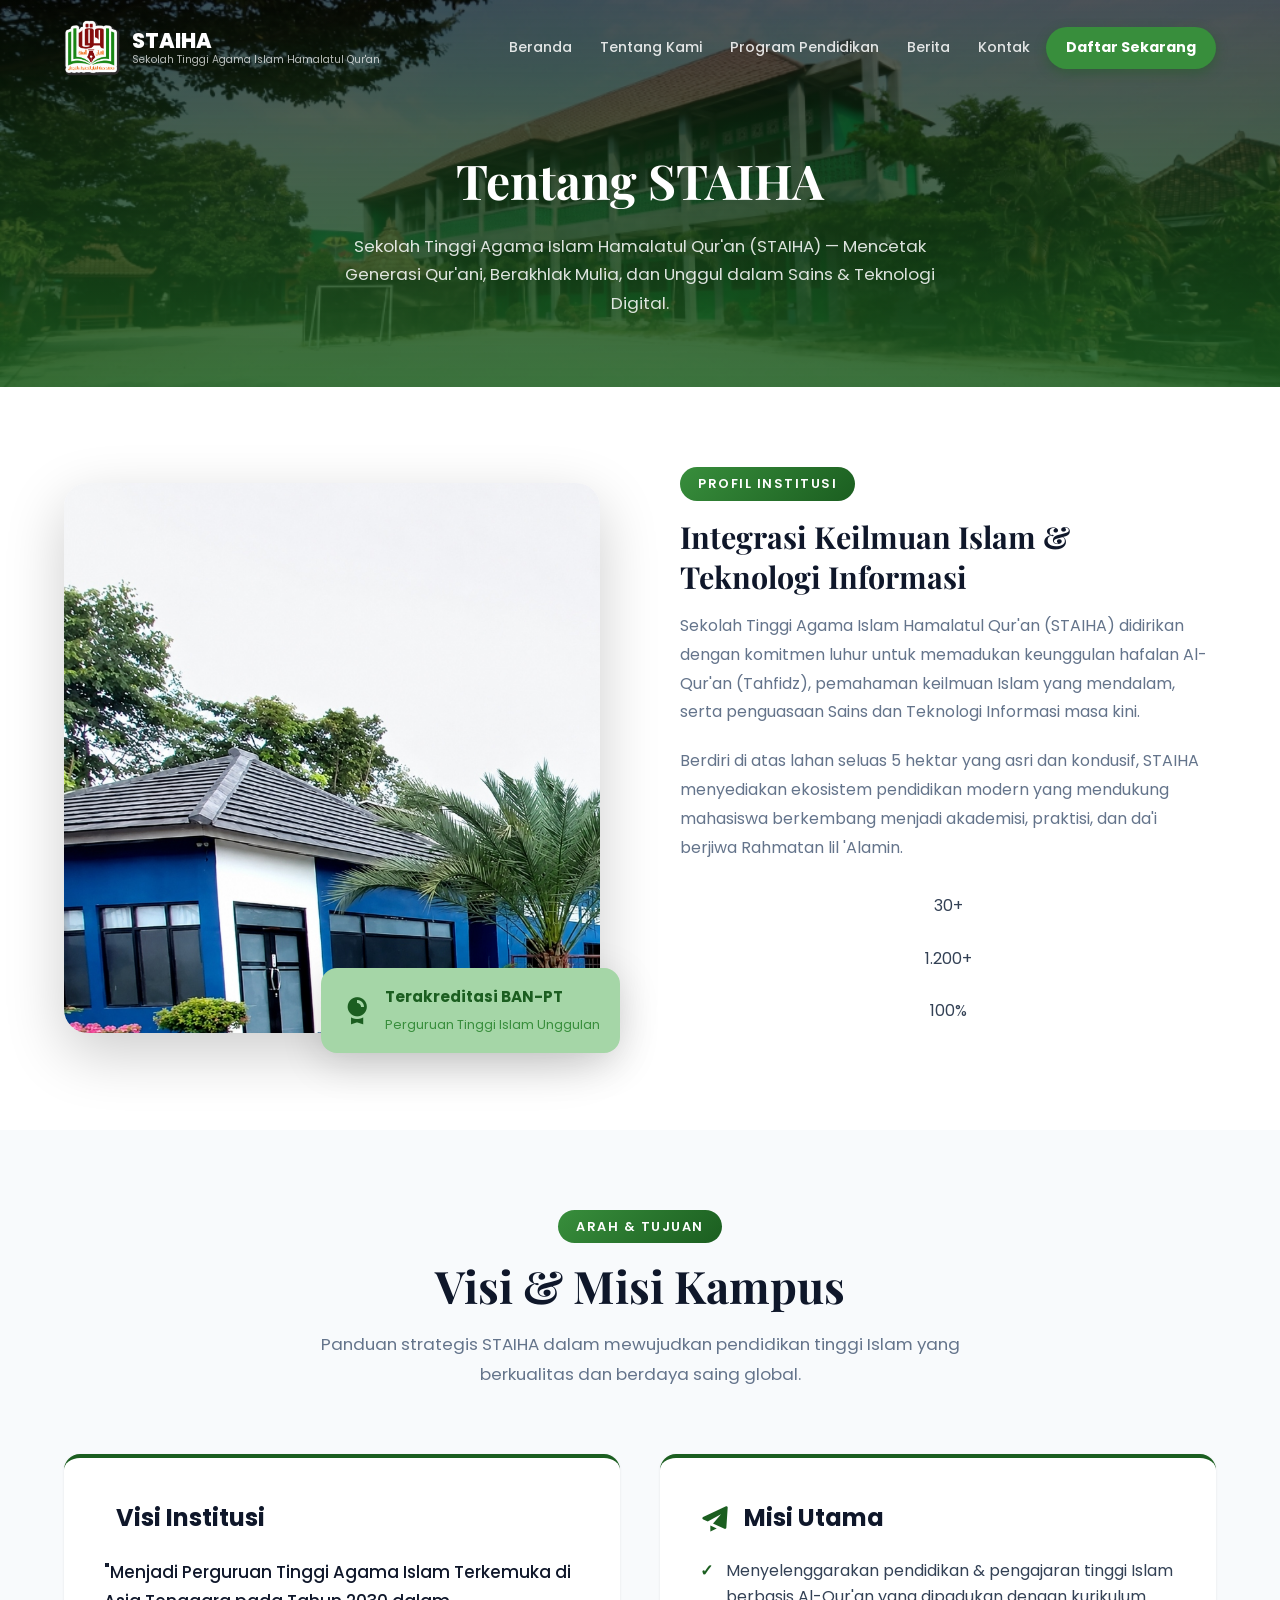
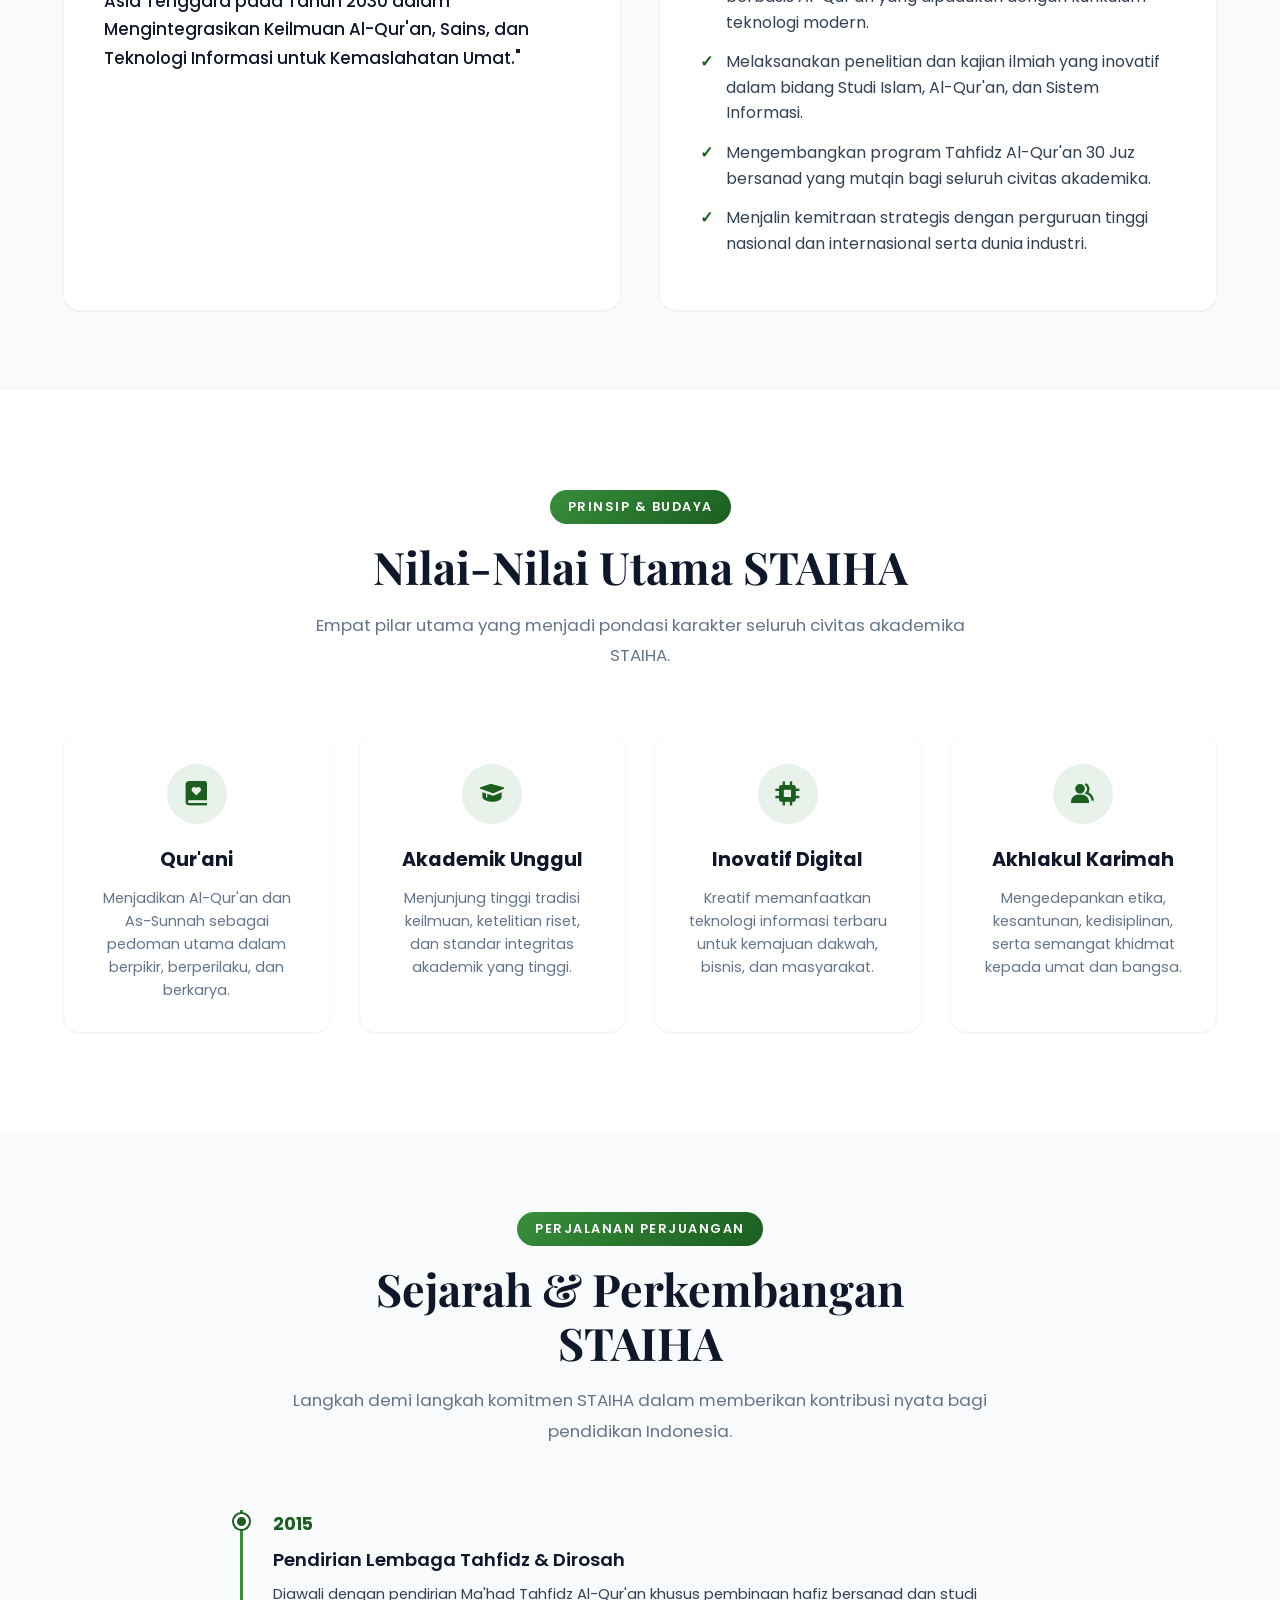
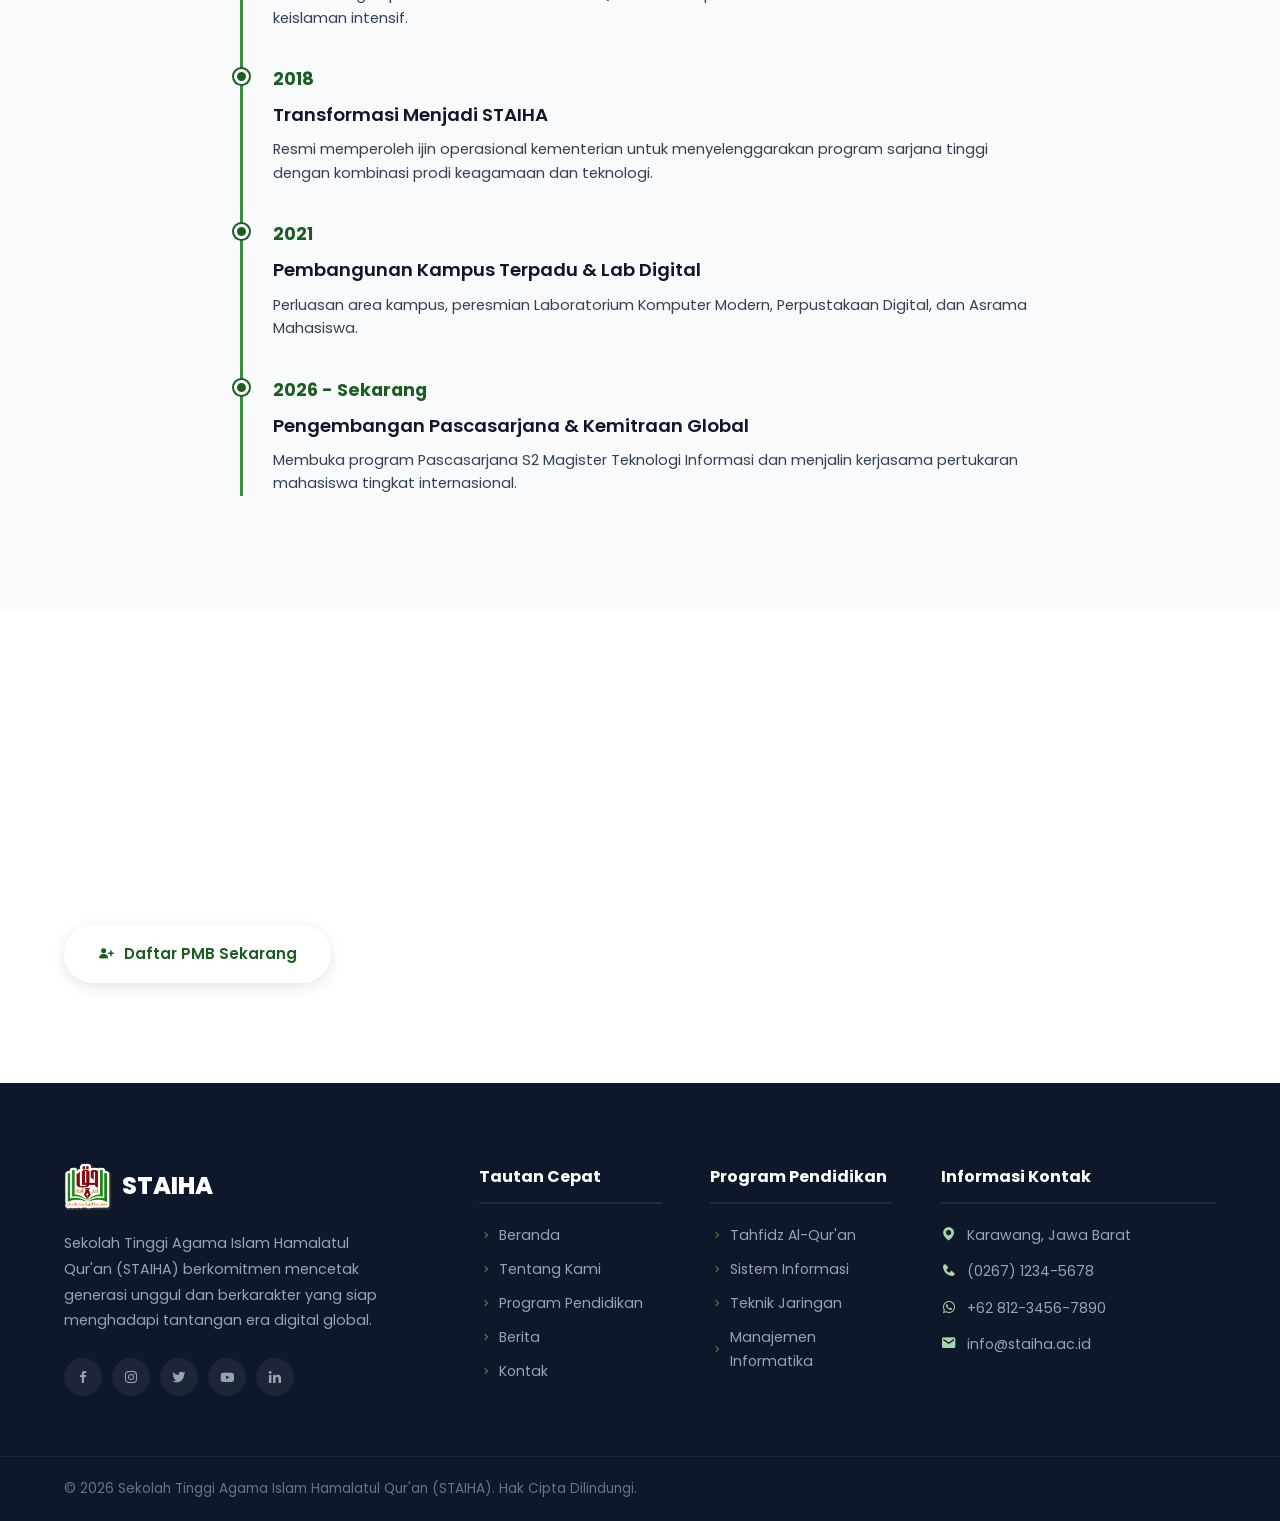
<file: about.html>
<!DOCTYPE html>
<html lang="id">
<head>
    <meta charset="UTF-8">
    <meta name="viewport" content="width=device-width, initial-scale=1.0">
    <meta name="description" content="Profil Lengkap, Visi Misi, Sejarah, dan Nilai Utama Sekolah Tinggi Agama Islam Hamalatul Qur'an (STAIHA)">
    <title>Tentang Kami - STAIHA</title>

    <!-- Google Fonts -->
    <link rel="preconnect" href="https://fonts.googleapis.com">
    <link rel="preconnect" href="https://fonts.gstatic.com" crossorigin>
    <link href="https://fonts.googleapis.com/css2?family=Poppins:wght@300;400;500;600;700;800&family=Playfair+Display:wght@700&display=swap" rel="stylesheet">

    <!-- Boxicons -->
    <link href="https://unpkg.com/boxicons@2.1.4/css/boxicons.min.css" rel="stylesheet">

    <!-- Main CSS -->
    <link rel="stylesheet" href="css/style.css">
    <style>
        .page-hero-about {
            background: linear-gradient(to bottom, rgba(0,0,0,0.65) 0%, rgba(27,94,32,0.85) 100%), url('img/hero-bg.png') center/cover no-repeat;
            padding: 140px 0 70px;
            text-align: center;
            color: var(--white);
            position: relative;
        }
        .page-hero-about h1 { font-family: var(--font-heading); font-size: clamp(2rem, 5vw, 3rem); margin-bottom: 10px; }
        .page-hero-about p { color: rgba(255,255,255,0.85); max-width: 650px; margin: 0 auto; font-size: 1.05rem; }

        .about-detail-section { padding: 80px 0; background: var(--white); }
        .vision-mission-section { padding: 80px 0; background: var(--gray-100); }
        
        .vm-grid {
            display: grid;
            grid-template-columns: 1fr 1fr;
            gap: 40px;
            margin-top: 40px;
        }
        .vm-card {
            background: var(--white);
            padding: 40px;
            border-radius: var(--radius-md);
            box-shadow: var(--shadow-sm);
            border-top: 4px solid var(--primary);
        }
        .vm-card h3 {
            font-size: 1.5rem;
            color: var(--dark);
            margin-bottom: 20px;
            display: flex;
            align-items: center;
            gap: 12px;
        }
        .vm-card h3 i {
            color: var(--primary);
            font-size: 2rem;
        }
        .vm-card ul {
            list-style: none;
            padding: 0;
        }
        .vm-card ul li {
            position: relative;
            padding-left: 26px;
            margin-bottom: 14px;
            line-height: 1.6;
            color: var(--text);
        }
        .vm-card ul li::before {
            content: "✓";
            position: absolute;
            left: 0;
            color: var(--primary);
            font-weight: bold;
        }

        .values-grid {
            display: grid;
            grid-template-columns: repeat(auto-fit, minmax(250px, 1fr));
            gap: 30px;
            margin-top: 40px;
        }
        .value-card {
            background: var(--white);
            padding: 30px;
            border-radius: var(--radius-md);
            box-shadow: var(--shadow-sm);
            text-align: center;
            transition: var(--transition);
        }
        .value-card:hover {
            transform: translateY(-6px);
            box-shadow: var(--shadow-lg);
        }
        .value-icon {
            width: 60px;
            height: 60px;
            background: rgba(46, 125, 50, 0.1);
            color: var(--primary);
            border-radius: 50%;
            display: flex;
            align-items: center;
            justify-content: center;
            font-size: 1.8rem;
            margin: 0 auto 20px;
        }
        .value-card h4 { font-size: 1.2rem; margin-bottom: 10px; color: var(--dark); }
        .value-card p { font-size: 0.9rem; color: var(--text-light); line-height: 1.6; }

        .timeline-section { padding: 80px 0; background: var(--white); }
        .timeline {
            position: relative;
            max-width: 800px;
            margin: 40px auto 0;
            padding-left: 30px;
            border-left: 3px solid var(--primary-light);
        }
        .timeline-item {
            position: relative;
            margin-bottom: 35px;
        }
        .timeline-item::before {
            content: "";
            position: absolute;
            left: -39px;
            top: 4px;
            width: 15px;
            height: 15px;
            border-radius: 50%;
            background: var(--primary);
            border: 3px solid var(--white);
            box-shadow: 0 0 0 2px var(--primary);
        }
        .timeline-year {
            font-weight: 700;
            color: var(--primary);
            font-size: 1.1rem;
            margin-bottom: 4px;
        }
        .timeline-title {
            font-size: 1.15rem;
            color: var(--dark);
            font-weight: 600;
            margin-bottom: 8px;
        }
        .timeline-desc {
            color: var(--text);
            font-size: 0.92rem;
            line-height: 1.6;
        }

        @media (max-width: 768px) {
            .vm-grid { grid-template-columns: 1fr; }
            .vm-card { padding: 24px; }
        }
    </style>
</head>
<body>

    <!-- ===================== NAVBAR ===================== -->
    <nav class="navbar scrolled" id="navbar">
        <div class="container nav-container">
            <a href="index.html" class="logo">
                <div class="logo-icon">
                    <img src="img/logo-clean.png" alt="Logo STAIHA" class="logo-img">
                </div>
                <div class="logo-text">
                    <span class="logo-main">STAIHA</span>
                    <span class="logo-sub">Sekolah Tinggi Agama Islam Hamalatul Qur'an</span>
                </div>
            </a>

            <ul class="nav-menu" id="navMenu">
                <li><a href="index.html" class="nav-link">Beranda</a></li>
                <li><a href="about.html" class="nav-link active">Tentang Kami</a></li>
                <li><a href="program.html" class="nav-link">Program Pendidikan</a></li>
                <li><a href="berita.html" class="nav-link">Berita</a></li>
                <li><a href="kontak.html" class="nav-link">Kontak</a></li>
                <li><a href="daftar.html" class="nav-btn">Daftar Sekarang</a></li>
            </ul>

            <button class="hamburger" id="hamburger" aria-label="Toggle menu">
                <span></span>
                <span></span>
                <span></span>
            </button>
        </div>
    </nav>

    <!-- ===================== PAGE HERO ===================== -->
    <header class="page-hero-about">
        <div class="container">
            <h1>Tentang STAIHA</h1>
            <p>Sekolah Tinggi Agama Islam Hamalatul Qur'an (STAIHA) — Mencetak Generasi Qur'ani, Berakhlak Mulia, dan Unggul dalam Sains & Teknologi Digital.</p>
        </div>
    </header>

    <!-- ===================== PROFIL UTAMA ===================== -->
    <section class="about-detail-section">
        <div class="container">
            <div class="about-grid">
                <div class="about-img-wrapper animate-left">
                    <img src="img/about-img.jpg" alt="Bangunan Kampus STAIHA" loading="lazy">
                    <div class="about-img-badge">
                        <i class='bx bxs-award'></i>
                        <div>
                            <strong>Terakreditasi BAN-PT</strong>
                            <span>Perguruan Tinggi Islam Unggulan</span>
                        </div>
                    </div>
                </div>

                <div class="about-content animate-right">
                    <span class="section-tag">Profil Institusi</span>
                    <h3>Integrasi Keilmuan Islam & Teknologi Informasi</h3>
                    <p>Sekolah Tinggi Agama Islam Hamalatul Qur'an (STAIHA) didirikan dengan komitmen luhur untuk memadukan keunggulan hafalan Al-Qur'an (Tahfidz), pemahaman keilmuan Islam yang mendalam, serta penguasaan Sains dan Teknologi Informasi masa kini.</p>
                    <p>Berdiri di atas lahan seluas 5 hektar yang asri dan kondusif, STAIHA menyediakan ekosistem pendidikan modern yang mendukung mahasiswa berkembang menjadi akademisi, praktisi, dan da'i berjiwa Rahmatan lil 'Alamin.</p>

                    <div class="about-stats" style="margin-top: 30px;">
                        <div class="stat-item">
                            <span class="stat-num">30+</span>
                            <span class="stat-label">Pengajar & Dosen Berpengalaman</span>
                        </div>
                        <div class="stat-item">
                            <span class="stat-num">1.200+</span>
                            <span class="stat-label">Mahasiswa & Alumni</span>
                        </div>
                        <div class="stat-item">
                            <span class="stat-num">100%</span>
                            <span class="stat-label">Sanad Tahfidz Mutqin</span>
                        </div>
                    </div>
                </div>
            </div>
        </div>
    </section>

    <!-- ===================== VISI & MISI ===================== -->
    <section class="vision-mission-section">
        <div class="container">
            <div class="section-header">
                <span class="section-tag">Arah & Tujuan</span>
                <h2 class="section-title">Visi & Misi Kampus</h2>
                <p class="section-desc">Panduan strategis STAIHA dalam mewujudkan pendidikan tinggi Islam yang berkualitas dan berdaya saing global.</p>
            </div>

            <div class="vm-grid">
                <div class="vm-card animate-left">
                    <h3><i class='bx bxs-target-lock'></i> Visi Institusi</h3>
                    <p style="font-size: 1.05rem; line-height: 1.7; color: var(--dark); font-weight: 500; margin-top: 10px;">
                        "Menjadi Perguruan Tinggi Agama Islam Terkemuka di Asia Tenggara pada Tahun 2030 dalam Mengintegrasikan Keilmuan Al-Qur'an, Sains, dan Teknologi Informasi untuk Kemaslahatan Umat."
                    </p>
                </div>

                <div class="vm-card animate-right">
                    <h3><i class='bx bxs-paper-plane'></i> Misi Utama</h3>
                    <ul>
                        <li>Menyelenggarakan pendidikan & pengajaran tinggi Islam berbasis Al-Qur'an yang dipadukan dengan kurikulum teknologi modern.</li>
                        <li>Melaksanakan penelitian dan kajian ilmiah yang inovatif dalam bidang Studi Islam, Al-Qur'an, dan Sistem Informasi.</li>
                        <li>Mengembangkan program Tahfidz Al-Qur'an 30 Juz bersanad yang mutqin bagi seluruh civitas akademika.</li>
                        <li>Menjalin kemitraan strategis dengan perguruan tinggi nasional dan internasional serta dunia industri.</li>
                    </ul>
                </div>
            </div>
        </div>
    </section>

    <!-- ===================== NILAI-NILAI UTAMA ===================== -->
    <section class="section" style="background: var(--white);">
        <div class="container">
            <div class="section-header">
                <span class="section-tag">Prinsip & Budaya</span>
                <h2 class="section-title">Nilai-Nilai Utama STAIHA</h2>
                <p class="section-desc">Empat pilar utama yang menjadi pondasi karakter seluruh civitas akademika STAIHA.</p>
            </div>

            <div class="values-grid">
                <div class="value-card animate-up">
                    <div class="value-icon"><i class='bx bxs-book-heart'></i></div>
                    <h4>Qur'ani</h4>
                    <p>Menjadikan Al-Qur'an dan As-Sunnah sebagai pedoman utama dalam berpikir, berperilaku, dan berkarya.</p>
                </div>

                <div class="value-card animate-up" style="animation-delay:0.1s">
                    <div class="value-icon"><i class='bx bxs-graduation'></i></div>
                    <h4>Akademik Unggul</h4>
                    <p>Menjunjung tinggi tradisi keilmuan, ketelitian riset, dan standar integritas akademik yang tinggi.</p>
                </div>

                <div class="value-card animate-up" style="animation-delay:0.2s">
                    <div class="value-icon"><i class='bx bxs-chip'></i></div>
                    <h4>Inovatif Digital</h4>
                    <p>Kreatif memanfaatkan teknologi informasi terbaru untuk kemajuan dakwah, bisnis, dan masyarakat.</p>
                </div>

                <div class="value-card animate-up" style="animation-delay:0.3s">
                    <div class="value-icon"><i class='bx bxs-group'></i></div>
                    <h4>Akhlakul Karimah</h4>
                    <p>Mengedepankan etika, kesantunan, kedisiplinan, serta semangat khidmat kepada umat dan bangsa.</p>
                </div>
            </div>
        </div>
    </section>

    <!-- ===================== SEJARAH & JEJAK LENGKAP ===================== -->
    <section class="timeline-section" style="background: var(--gray-100);">
        <div class="container">
            <div class="section-header">
                <span class="section-tag">Perjalanan Perjuangan</span>
                <h2 class="section-title">Sejarah & Perkembangan STAIHA</h2>
                <p class="section-desc">Langkah demi langkah komitmen STAIHA dalam memberikan kontribusi nyata bagi pendidikan Indonesia.</p>
            </div>

            <div class="timeline">
                <div class="timeline-item">
                    <div class="timeline-year">2015</div>
                    <div class="timeline-title">Pendirian Lembaga Tahfidz & Dirosah</div>
                    <div class="timeline-desc">Diawali dengan pendirian Ma'had Tahfidz Al-Qur'an khusus pembinaan hafiz bersanad dan studi keislaman intensif.</div>
                </div>

                <div class="timeline-item">
                    <div class="timeline-year">2018</div>
                    <div class="timeline-title">Transformasi Menjadi STAIHA</div>
                    <div class="timeline-desc">Resmi memperoleh ijin operasional kementerian untuk menyelenggarakan program sarjana tinggi dengan kombinasi prodi keagamaan dan teknologi.</div>
                </div>

                <div class="timeline-item">
                    <div class="timeline-year">2021</div>
                    <div class="timeline-title">Pembangunan Kampus Terpadu & Lab Digital</div>
                    <div class="timeline-desc">Perluasan area kampus, peresmian Laboratorium Komputer Modern, Perpustakaan Digital, dan Asrama Mahasiswa.</div>
                </div>

                <div class="timeline-item">
                    <div class="timeline-year">2026 - Sekarang</div>
                    <div class="timeline-title">Pengembangan Pascasarjana & Kemitraan Global</div>
                    <div class="timeline-desc">Membuka program Pascasarjana S2 Magister Teknologi Informasi dan menjalin kerjasama pertukaran mahasiswa tingkat internasional.</div>
                </div>
            </div>
        </div>
    </section>

    <!-- ===================== CTA BANNER ===================== -->
    <section class="cta section">
        <div class="container">
            <div class="cta-content">
                <h2>Siap Menjadi Bagian dari Generasi Unggul STAIHA?</h2>
                <p>Pendaftaran Mahasiswa Baru (PMB) Tahun Akademik 2026/2027 telah dibuka. Dapatkan peluang beasiswa dan pendidikan terbaik!</p>
                <div class="cta-btns">
                    <a href="daftar.html" class="btn btn-white">
                        <i class='bx bxs-user-plus'></i> Daftar PMB Sekarang
                    </a>
                    <a href="kontak.html" class="btn btn-outline-white">
                        <i class='bx bx-phone'></i> Hubungi Tim PMB
                    </a>
                </div>
            </div>
        </div>
    </section>

    <!-- ===================== FOOTER ===================== -->
    <footer class="footer">
        <div class="footer-top">
            <div class="container footer-grid">
                <div class="footer-about">
                    <a href="index.html" class="footer-logo">
                        <img src="img/logo-clean.png" alt="Logo STAIHA" class="footer-logo-img">
                        <span>STAIHA</span>
                    </a>
                    <p>Sekolah Tinggi Agama Islam Hamalatul Qur'an (STAIHA) berkomitmen mencetak generasi unggul dan berkarakter yang siap menghadapi tantangan era digital global.</p>
                    <div class="footer-social">
                        <a href="#"><i class='bx bxl-facebook'></i></a>
                        <a href="#"><i class='bx bxl-instagram'></i></a>
                        <a href="#"><i class='bx bxl-twitter'></i></a>
                        <a href="#"><i class='bx bxl-youtube'></i></a>
                        <a href="#"><i class='bx bxl-linkedin'></i></a>
                    </div>
                </div>

                <div class="footer-links">
                    <h4>Tautan Cepat</h4>
                    <ul>
                        <li><a href="index.html"><i class='bx bx-chevron-right'></i> Beranda</a></li>
                        <li><a href="about.html"><i class='bx bx-chevron-right'></i> Tentang Kami</a></li>
                        <li><a href="program.html"><i class='bx bx-chevron-right'></i> Program Pendidikan</a></li>
                        <li><a href="berita.html"><i class='bx bx-chevron-right'></i> Berita</a></li>
                        <li><a href="kontak.html"><i class='bx bx-chevron-right'></i> Kontak</a></li>
                    </ul>
                </div>

                <div class="footer-links">
                    <h4>Program Pendidikan</h4>
                    <ul>
                        <li><a href="program.html#tahfidz"><i class='bx bx-chevron-right'></i> Tahfidz Al-Qur'an</a></li>
                        <li><a href="program.html#sistem-informasi"><i class='bx bx-chevron-right'></i> Sistem Informasi</a></li>
                        <li><a href="program.html#teknik-jaringan"><i class='bx bx-chevron-right'></i> Teknik Jaringan</a></li>
                        <li><a href="program.html#manajemen-informatika"><i class='bx bx-chevron-right'></i> Manajemen Informatika</a></li>
                    </ul>
                </div>

                <div class="footer-contact">
                    <h4>Informasi Kontak</h4>
                    <ul>
                        <li><a href="https://maps.google.com/?q=Karawang,+Jawa+Barat" target="_blank"><i class='bx bxs-map'></i> Karawang, Jawa Barat</a></li>
                        <li><a href="tel:+6226712345678"><i class='bx bxs-phone'></i> (0267) 1234-5678</a></li>
                        <li><a href="https://wa.me/6281234567890" target="_blank"><i class='bx bxl-whatsapp'></i> +62 812-3456-7890</a></li>
                        <li><a href="mailto:info@staiha.ac.id"><i class='bx bxs-envelope'></i> info@staiha.ac.id</a></li>
                    </ul>
                </div>
            </div>
        </div>
        <div class="footer-bottom">
            <div class="container">
                <p>&copy; 2026 Sekolah Tinggi Agama Islam Hamalatul Qur'an (STAIHA). Hak Cipta Dilindungi.</p>
            </div>
        </div>
    </footer>

    <script src="js/main.js"></script>
</body>
</html>
</file>
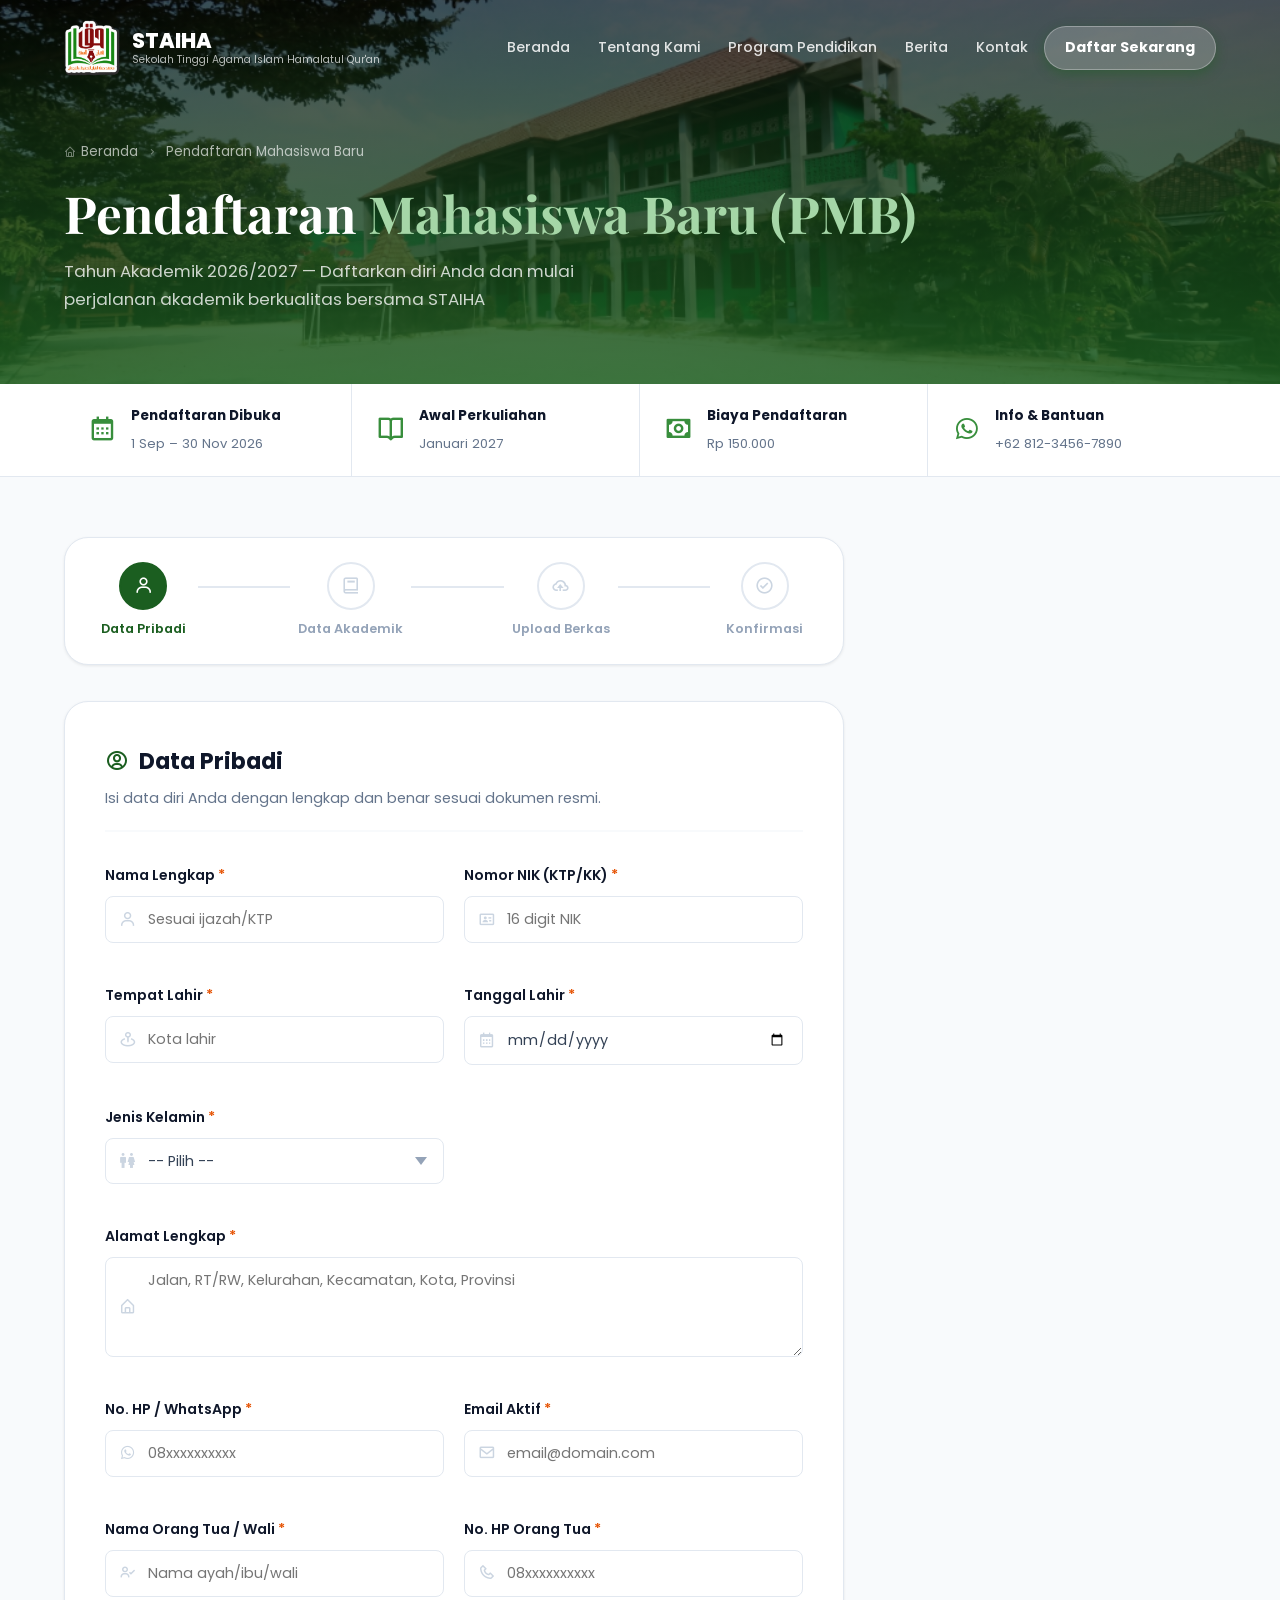
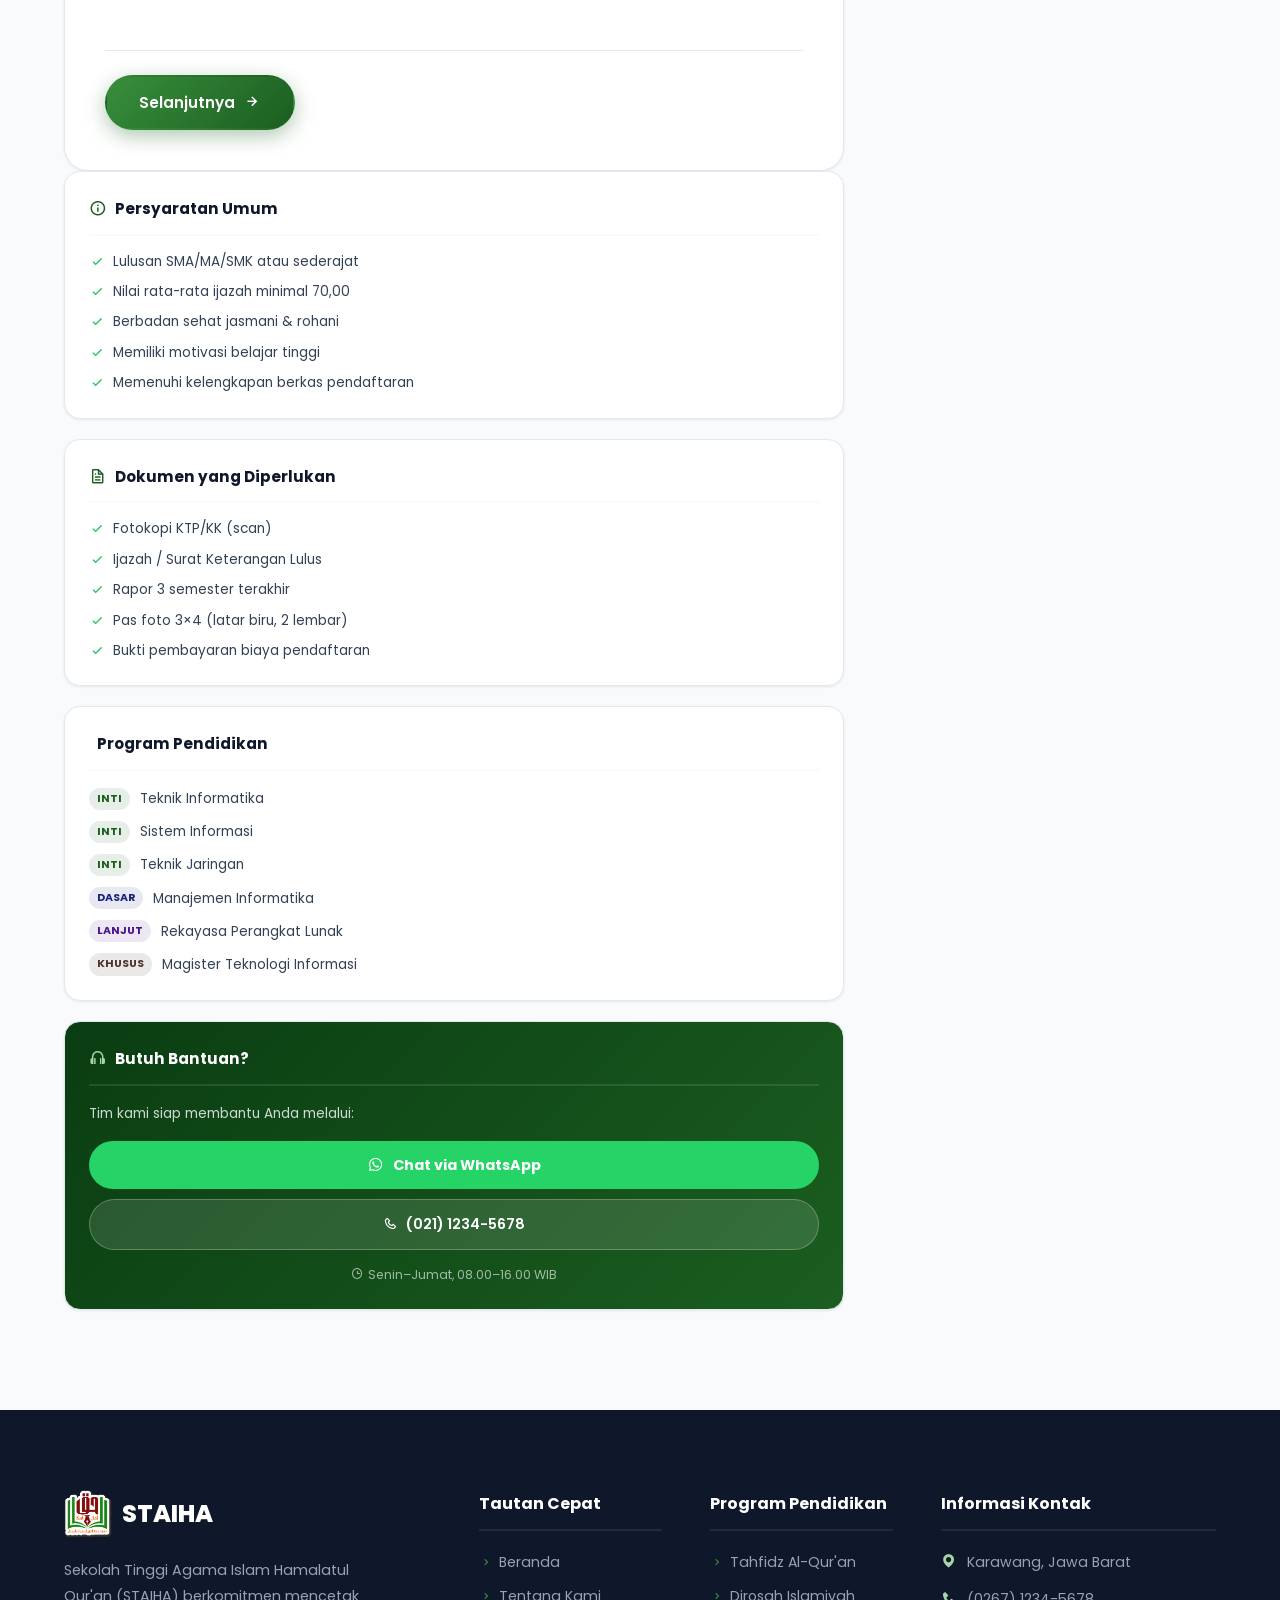
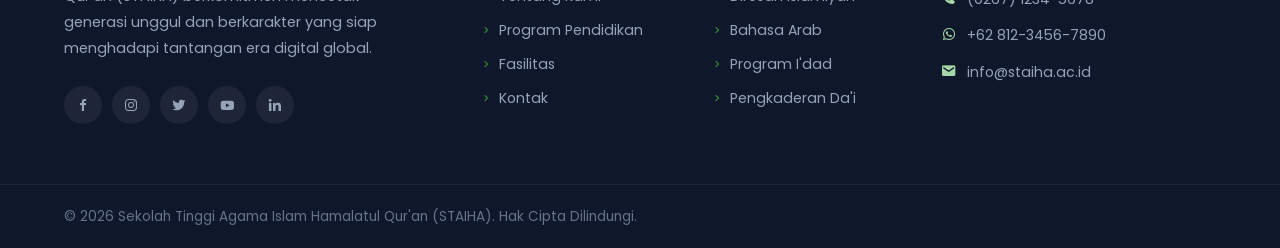
<file: daftar.html>
<!DOCTYPE html>
<html lang="id">
<head>
    <meta charset="UTF-8">
    <meta name="viewport" content="width=device-width, initial-scale=1.0">
    <meta name="description" content="Formulir Pendaftaran Mahasiswa Baru (PMB) - Sekolah Tinggi Agama Islam Hamalatul Qur'an (STAIHA)">
    <title>Pendaftaran Mahasiswa Baru (PMB) - STAIHA</title>

    <!-- Google Fonts -->
    <link rel="preconnect" href="https://fonts.googleapis.com">
    <link rel="preconnect" href="https://fonts.gstatic.com" crossorigin>
    <link href="https://fonts.googleapis.com/css2?family=Poppins:wght@300;400;500;600;700;800&family=Playfair+Display:wght@700&display=swap" rel="stylesheet">

    <!-- Boxicons -->
    <link href="https://unpkg.com/boxicons@2.1.4/css/boxicons.min.css" rel="stylesheet">

    <!-- Main CSS -->
    <link rel="stylesheet" href="css/style.css">
    <link rel="stylesheet" href="css/daftar.css">
</head>
<body>

    <!-- ===================== NAVBAR ===================== -->
    <nav class="navbar scrolled" id="navbar">
        <div class="container nav-container">
            <a href="index.html" class="logo">
                <div class="logo-icon">
                    <img src="img/logo-clean.png" alt="Logo STAIHA" class="logo-img">
                </div>
                <div class="logo-text">
                    <span class="logo-main">STAIHA</span>
                    <span class="logo-sub">Sekolah Tinggi Agama Islam Hamalatul Qur'an</span>
                </div>
            </a>

            <ul class="nav-menu" id="navMenu">
                <li><a href="index.html" class="nav-link">Beranda</a></li>
                <li><a href="about.html" class="nav-link">Tentang Kami</a></li>
                <li><a href="program.html" class="nav-link">Program Pendidikan</a></li>
                <li><a href="berita.html" class="nav-link">Berita</a></li>
                <li><a href="kontak.html" class="nav-link">Kontak</a></li>
                <li><a href="daftar.html" class="nav-btn active-page">Daftar Sekarang</a></li>
            </ul>

            <button class="hamburger" id="hamburger" aria-label="Toggle menu">
                <span></span>
                <span></span>
                <span></span>
            </button>
        </div>
    </nav>

    <!-- ===================== PAGE HERO ===================== -->
    <section class="page-hero">
        <div class="page-hero-overlay"></div>
        <div class="container page-hero-content">
            <div class="breadcrumb">
                <a href="index.html"><i class='bx bx-home'></i> Beranda</a>
                <i class='bx bx-chevron-right'></i>
                <span>Pendaftaran Mahasiswa Baru</span>
            </div>
            <h1>Pendaftaran <span class="highlight-green">Mahasiswa Baru (PMB)</span></h1>
            <p>Tahun Akademik 2026/2027 — Daftarkan diri Anda dan mulai perjalanan akademik berkualitas bersama STAIHA</p>
        </div>
    </section>

    <!-- ===================== INFO STRIP ===================== -->
    <div class="info-strip">
        <div class="container info-strip-grid">
            <div class="info-strip-item">
                <i class='bx bx-calendar'></i>
                <div>
                    <strong>Pendaftaran Dibuka</strong>
                    <span>1 Sep – 30 Nov 2026</span>
                </div>
            </div>
            <div class="info-strip-item">
                <i class='bx bx-book-open'></i>
                <div>
                    <strong>Awal Perkuliahan</strong>
                    <span>Januari 2027</span>
                </div>
            </div>
            <div class="info-strip-item">
                <i class='bx bx-money'></i>
                <div>
                    <strong>Biaya Pendaftaran</strong>
                    <span>Rp 150.000</span>
                </div>
            </div>
            <div class="info-strip-item">
                <i class='bx bxl-whatsapp'></i>
                <div>
                    <strong>Info & Bantuan</strong>
                    <span>+62 812-3456-7890</span>
                </div>
            </div>
        </div>
    </div>

    <!-- ===================== MAIN CONTENT ===================== -->
    <section class="daftar-section">
        <div class="container daftar-layout">

            <!-- ---- FORM AREA ---- -->
            <div class="form-area">                <!-- Step Indicator -->
                <div class="step-indicator">
                    <div class="step active" id="step-ind-1">
                        <div class="step-circle"><i class='bx bx-user'></i></div>
                        <span>Data Pribadi</span>
                    </div>
                    <div class="step-line"></div>
                    <div class="step" id="step-ind-2">
                        <div class="step-circle"><i class='bx bx-book'></i></div>
                        <span>Data Akademik</span>
                    </div>
                    <div class="step-line"></div>
                    <div class="step" id="step-ind-3">
                        <div class="step-circle"><i class='bx bx-cloud-upload'></i></div>
                        <span>Upload Berkas</span>
                    </div>
                    <div class="step-line"></div>
                    <div class="step" id="step-ind-4">
                        <div class="step-circle"><i class='bx bx-check-circle'></i></div>
                        <span>Konfirmasi</span>
                    </div>
                </div>

                <form id="regForm" novalidate>

                    <!-- ======== STEP 1: DATA PRIBADI ======== -->
                    <div class="form-step active" id="step1">
                        <div class="step-header">
                            <h2><i class='bx bx-user-circle'></i> Data Pribadi</h2>
                            <p>Isi data diri Anda dengan lengkap dan benar sesuai dokumen resmi.</p>
                        </div>

                        <div class="form-row">
                            <div class="form-group">
                                <label for="namaLengkap">Nama Lengkap <span>*</span></label>
                                <div class="input-wrapper">
                                    <i class='bx bx-user'></i>
                                    <input type="text" id="namaLengkap" name="namaLengkap" placeholder="Sesuai ijazah/KTP" required>
                                </div>
                                <span class="form-error" id="err-namaLengkap"></span>
                            </div>
                            <div class="form-group">
                                <label for="nik">Nomor NIK (KTP/KK) <span>*</span></label>
                                <div class="input-wrapper">
                                    <i class='bx bx-id-card'></i>
                                    <input type="text" id="nik" name="nik" placeholder="16 digit NIK" maxlength="16" required>
                                </div>
                                <span class="form-error" id="err-nik"></span>
                            </div>
                        </div>

                        <div class="form-row">
                            <div class="form-group">
                                <label for="tempatLahir">Tempat Lahir <span>*</span></label>
                                <div class="input-wrapper">
                                    <i class='bx bx-map-pin'></i>
                                    <input type="text" id="tempatLahir" name="tempatLahir" placeholder="Kota lahir" required>
                                </div>
                                <span class="form-error" id="err-tempatLahir"></span>
                            </div>
                            <div class="form-group">
                                <label for="tanggalLahir">Tanggal Lahir <span>*</span></label>
                                <div class="input-wrapper">
                                    <i class='bx bx-calendar'></i>
                                    <input type="date" id="tanggalLahir" name="tanggalLahir" required>
                                </div>
                                <span class="form-error" id="err-tanggalLahir"></span>
                            </div>
                        </div>

                        <div class="form-row">
                            <div class="form-group">
                                <label for="jenisKelamin">Jenis Kelamin <span>*</span></label>
                                <div class="input-wrapper">
                                    <i class='bx bx-male-female'></i>
                                    <select id="jenisKelamin" name="jenisKelamin" required>
                                        <option value="">-- Pilih --</option>
                                        <option value="L">Laki-laki</option>
                                        <option value="P">Perempuan</option>
                                    </select>
                                </div>
                                <span class="form-error" id="err-jenisKelamin"></span>
                            </div>
                        </div>

                        <div class="form-group full">
                            <label for="alamat">Alamat Lengkap <span>*</span></label>
                            <div class="input-wrapper">
                                <i class='bx bx-home-alt'></i>
                                <textarea id="alamat" name="alamat" rows="3" placeholder="Jalan, RT/RW, Kelurahan, Kecamatan, Kota, Provinsi" required></textarea>
                            </div>
                            <span class="form-error" id="err-alamat"></span>
                        </div>

                        <div class="form-row">
                            <div class="form-group">
                                <label for="noHp">No. HP / WhatsApp <span>*</span></label>
                                <div class="input-wrapper">
                                    <i class='bx bxl-whatsapp'></i>
                                    <input type="tel" id="noHp" name="noHp" placeholder="08xxxxxxxxxx" required>
                                </div>
                                <span class="form-error" id="err-noHp"></span>
                            </div>
                            <div class="form-group">
                                <label for="emailPribadi">Email Aktif <span>*</span></label>
                                <div class="input-wrapper">
                                    <i class='bx bx-envelope'></i>
                                    <input type="email" id="emailPribadi" name="emailPribadi" placeholder="email@domain.com" required>
                                </div>
                                <span class="form-error" id="err-emailPribadi"></span>
                            </div>
                        </div>

                        <div class="form-row">
                            <div class="form-group">
                                <label for="namaOrtu">Nama Orang Tua / Wali <span>*</span></label>
                                <div class="input-wrapper">
                                    <i class='bx bx-user-check'></i>
                                    <input type="text" id="namaOrtu" name="namaOrtu" placeholder="Nama ayah/ibu/wali" required>
                                </div>
                                <span class="form-error" id="err-namaOrtu"></span>
                            </div>
                            <div class="form-group">
                                <label for="hpOrtu">No. HP Orang Tua <span>*</span></label>
                                <div class="input-wrapper">
                                    <i class='bx bx-phone'></i>
                                    <input type="tel" id="hpOrtu" name="hpOrtu" placeholder="08xxxxxxxxxx" required>
                                </div>
                                <span class="form-error" id="err-hpOrtu"></span>
                            </div>
                        </div>

                        <div class="step-nav justify-end">
                            <button type="button" class="btn btn-primary" id="toStep2">
                                Selanjutnya <i class='bx bx-right-arrow-alt'></i>
                            </button>
                        </div>
                    </div>

                    <!-- ======== STEP 2: DATA AKADEMIK ======== -->
                    <div class="form-step" id="step2">
                        <div class="step-header">
                            <h2><i class='bx bx-book-bookmark'></i> Data Akademik & Program Studi</h2>
                            <p>Pilih jurusan asal dan program studi pilihan Anda di STAIHA.</p>
                        </div>

                        <div class="form-row">
                            <div class="form-group">
                                <label for="asalSekolah">Nama Sekolah Asal <span>*</span></label>
                                <div class="input-wrapper">
                                    <i class='bx bxs-school'></i>
                                    <input type="text" id="asalSekolah" name="asalSekolah" placeholder="SMA / MA / SMK / Pesantren" required>
                                </div>
                                <span class="form-error" id="err-asalSekolah"></span>
                            </div>
                            <div class="form-group">
                                <label for="jurusanSekolah">Jurusan Sekolah <span>*</span></label>
                                <div class="input-wrapper">
                                    <i class='bx bx-notepad'></i>
                                    <input type="text" id="jurusanSekolah" name="jurusanSekolah" placeholder="IPA / IPS / Keagamaan / TKJ / dll" required>
                                </div>
                                <span class="form-error" id="err-jurusanSekolah"></span>
                            </div>
                        </div>

                        <div class="form-row">
                            <div class="form-group">
                                <label for="tahunLulus">Tahun Lulus <span>*</span></label>
                                <div class="input-wrapper">
                                    <i class='bx bx-calendar-event'></i>
                                    <select id="tahunLulus" name="tahunLulus" required>
                                        <option value="">-- Pilih Tahun --</option>
                                        <option>2026</option>
                                        <option>2025</option>
                                        <option>2024</option>
                                        <option>2023</option>
                                        <option>2022 &amp; sebelumnya</option>
                                    </select>
                                </div>
                                <span class="form-error" id="err-tahunLulus"></span>
                            </div>
                            <div class="form-group">
                                <label for="nilaiRata">Nilai Rata-rata Ujian / Rapor <span>*</span></label>
                                <div class="input-wrapper">
                                    <i class='bx bx-stats'></i>
                                    <input type="number" id="nilaiRata" name="nilaiRata" min="0" max="100" step="0.1" placeholder="Skala 0-100 (mis. 85.5)" required>
                                </div>
                                <span class="form-error" id="err-nilaiRata"></span>
                            </div>
                        </div>

                        <!-- Choice Prodi -->
                        <div class="form-row">
                            <div class="form-group">
                                <label for="prodiPilihan1">Pilihan Program Studi 1 <span>*</span></label>
                                <div class="input-wrapper">
                                    <i class='bx bxs-graduation'></i>
                                    <select id="prodiPilihan1" name="prodiPilihan1" required>
                                        <option value="">-- Pilih Prodi Utama --</option>
                                        <option value="S1 Pendidikan Agama Islam (PAI)">S1 Pendidikan Agama Islam (PAI)</option>
                                        <option value="S1 Pendidikan Bahasa Arab (PBA)">S1 Pendidikan Bahasa Arab (PBA)</option>
                                        <option value="S1 Ekonomi Syariah (EKS)">S1 Ekonomi Syariah</option>
                                        <option value="S1 Perbankan Syariah (PBS)">S1 Perbankan Syariah</option>
                                        <option value="S1 Hukum Keluarga Islam (HKI)">S1 Hukum Keluarga Islam (HKI)</option>
                                        <option value="S1 Ilmu Al-Qur'an dan Tafsir (IAT)">S1 Ilmu Al-Qur'an dan Tafsir (IAT)</option>
                                    </select>
                                </div>
                                <span class="form-error" id="err-prodiPilihan1"></span>
                            </div>
                            <div class="form-group">
                                <label for="prodiPilihan2">Pilihan Program Studi 2 (Cadangan)</label>
                                <div class="input-wrapper">
                                    <i class='bx bx-graduation'></i>
                                    <select id="prodiPilihan2" name="prodiPilihan2">
                                        <option value="">-- Pilih Prodi Cadangan (Opsional) --</option>
                                        <option value="S1 Pendidikan Agama Islam (PAI)">S1 Pendidikan Agama Islam (PAI)</option>
                                        <option value="S1 Pendidikan Bahasa Arab (PBA)">S1 Pendidikan Bahasa Arab (PBA)</option>
                                        <option value="S1 Ekonomi Syariah (EKS)">S1 Ekonomi Syariah</option>
                                        <option value="S1 Perbankan Syariah (PBS)">S1 Perbankan Syariah</option>
                                        <option value="S1 Hukum Keluarga Islam (HKI)">S1 Hukum Keluarga Islam (HKI)</option>
                                        <option value="S1 Ilmu Al-Qur'an dan Tafsir (IAT)">S1 Ilmu Al-Qur'an dan Tafsir (IAT)</option>
                                    </select>
                                </div>
                            </div>
                        </div>

                        <!-- Jalur Masuk -->
                        <div class="form-group full">
                            <label>Jalur Masuk <span>*</span></label>
                            <div class="radio-group">
                                <label class="radio-card">
                                    <input type="radio" name="jalurMasuk" value="reguler" required>
                                    <div class="radio-body">
                                        <i class='bx bx-edit'></i>
                                        <strong>Reguler</strong>
                                        <span>Tes seleksi tertulis</span>
                                    </div>
                                </label>
                                <label class="radio-card">
                                    <input type="radio" name="jalurMasuk" value="prestasi">
                                    <div class="radio-body">
                                        <i class='bx bx-trophy'></i>
                                        <strong>Prestasi</strong>
                                        <span>Nilai rapor / lomba</span>
                                    </div>
                                </label>
                                <label class="radio-card">
                                    <input type="radio" name="jalurMasuk" value="transfer">
                                    <div class="radio-body">
                                        <i class='bx bx-transfer'></i>
                                        <strong>Transfer</strong>
                                        <span>Pindah dari Perguruan Tinggi lain</span>
                                    </div>
                                </label>
                                <label class="radio-card">
                                    <input type="radio" name="jalurMasuk" value="beasiswa">
                                    <div class="radio-body">
                                        <i class='bx bx-star'></i>
                                        <strong>Beasiswa</strong>
                                        <span>Ajukan beasiswa</span>
                                    </div>
                                </label>
                            </div>
                            <span class="form-error" id="err-jalurMasuk"></span>
                        </div>

                        <div class="form-group full">
                            <label for="motivasi">Motivasi Mendaftar <span>*</span></label>
                            <div class="input-wrapper">
                                <i class='bx bx-message-square-detail'></i>
                                <textarea id="motivasi" name="motivasi" rows="3" placeholder="Ceritakan mengapa Anda memilih STAIHA dan apa tujuan akademik Anda..." required></textarea>
                            </div>
                            <span class="form-error" id="err-motivasi"></span>
                        </div>

                        <div class="step-nav">
                            <button type="button" class="btn btn-ghost" id="toStep1">
                                <i class='bx bx-left-arrow-alt'></i> Kembali
                            </button>
                            <button type="button" class="btn btn-primary" id="toStep3">
                                Selanjutnya <i class='bx bx-right-arrow-alt'></i>
                            </button>
                        </div>
                    </div>

                    <!-- ======== STEP 3: UPLOAD BERKAS ======== -->
                    <div class="form-step" id="step3">
                        <div class="step-header">
                            <h2><i class='bx bx-cloud-upload'></i> Upload Dokumen Persyaratan</h2>
                            <p>Unggah berkas kelengkapan pendaftaran. Format: PDF, JPG, atau PNG (Maksimal 2MB per file).</p>
                        </div>

                        <div class="upload-grid">
                            <!-- Pas Foto -->
                            <div class="upload-card">
                                <div class="upload-icon"><i class='bx bx-camera'></i></div>
                                <div class="upload-info">
                                    <h5>Pas Foto 3x4 <span>*</span></h5>
                                    <p>Foto formal latar biru/merah. JPG/PNG (Maks 2MB)</p>
                                </div>
                                <div class="file-dropzone" id="dropzone-fotoPas">
                                    <input type="file" id="fotoPas" name="fotoPas" accept=".jpg,.jpeg,.png" required hidden>
                                    <button type="button" class="btn btn-outline-sm btn-select-file" onclick="document.getElementById('fotoPas').click()">
                                        <i class='bx bx-upload'></i> Pilih File
                                    </button>
                                    <span class="file-chosen-name" id="name-fotoPas">Belum ada file dipilih</span>
                                </div>
                                <span class="form-error" id="err-fotoPas"></span>
                            </div>

                            <!-- Scan KTP / KK -->
                            <div class="upload-card">
                                <div class="upload-icon"><i class='bx bx-id-card'></i></div>
                                <div class="upload-info">
                                    <h5>Scan KTP / Kartu Keluarga <span>*</span></h5>
                                    <p>Dokumen berwarna dan terbaca jelas. PDF/JPG/PNG</p>
                                </div>
                                <div class="file-dropzone" id="dropzone-fotoKtp">
                                    <input type="file" id="fotoKtp" name="fotoKtp" accept=".pdf,.jpg,.jpeg,.png" required hidden>
                                    <button type="button" class="btn btn-outline-sm btn-select-file" onclick="document.getElementById('fotoKtp').click()">
                                        <i class='bx bx-upload'></i> Pilih File
                                    </button>
                                    <span class="file-chosen-name" id="name-fotoKtp">Belum ada file dipilih</span>
                                </div>
                                <span class="form-error" id="err-fotoKtp"></span>
                            </div>

                            <!-- Scan Ijazah / SKL -->
                            <div class="upload-card">
                                <div class="upload-icon"><i class='bx bxs-graduation'></i></div>
                                <div class="upload-info">
                                    <h5>Scan Ijazah / SKL <span>*</span></h5>
                                    <p>Ijazah SMA/MA/SMK/Pesantren atau SKL Asli</p>
                                </div>
                                <div class="file-dropzone" id="dropzone-fotoIjazah">
                                    <input type="file" id="fotoIjazah" name="fotoIjazah" accept=".pdf,.jpg,.jpeg,.png" required hidden>
                                    <button type="button" class="btn btn-outline-sm btn-select-file" onclick="document.getElementById('fotoIjazah').click()">
                                        <i class='bx bx-upload'></i> Pilih File
                                    </button>
                                    <span class="file-chosen-name" id="name-fotoIjazah">Belum ada file dipilih</span>
                                </div>
                                <span class="form-error" id="err-fotoIjazah"></span>
                            </div>

                            <!-- Scan Rapor / Prestasi (Opsional) -->
                            <div class="upload-card">
                                <div class="upload-icon"><i class='bx bx-award'></i></div>
                                <div class="upload-info">
                                    <h5>Sertifikat / Rapor <small>(Opsional)</small></h5>
                                    <p>Sertifikat Tahfidz, Lomba, atau Rapor Terakhir</p>
                                </div>
                                <div class="file-dropzone" id="dropzone-fotoRapor">
                                    <input type="file" id="fotoRapor" name="fotoRapor" accept=".pdf,.jpg,.jpeg,.png" hidden>
                                    <button type="button" class="btn btn-outline-sm btn-select-file" onclick="document.getElementById('fotoRapor').click()">
                                        <i class='bx bx-upload'></i> Pilih File
                                    </button>
                                    <span class="file-chosen-name" id="name-fotoRapor">Belum ada file dipilih</span>
                                </div>
                            </div>
                        </div>

                        <div class="step-nav">
                            <button type="button" class="btn btn-ghost" id="toStep2From3">
                                <i class='bx bx-left-arrow-alt'></i> Kembali
                            </button>
                            <button type="button" class="btn btn-primary" id="toStep4">
                                Selanjutnya <i class='bx bx-right-arrow-alt'></i>
                            </button>
                        </div>
                    </div>

                    <!-- ======== STEP 4: KONFIRMASI ======== -->
                    <div class="form-step" id="step4">
                        <div class="step-header">
                            <h2><i class='bx bx-check-shield'></i> Konfirmasi Data & Kirim</h2>
                            <p>Periksa kembali seluruh ringkasan data sebelum mengirimkan pendaftaran Anda.</p>
                        </div>

                        <div class="summary-card" id="summaryCard">
                            <!-- Diisi oleh JS -->
                        </div>

                        <div class="form-group full">
                            <label class="checkbox-label">
                                <input type="checkbox" id="agreeTerms" name="agreeTerms" required>
                                <span>Saya menyatakan bahwa data yang diisi adalah <strong>benar dan dapat dipertanggungjawabkan</strong>. Saya menyetujui <a href="#">syarat & ketentuan</a> pendaftaran STAIHA.</span>
                            </label>
                            <span class="form-error" id="err-agreeTerms"></span>
                        </div>

                        <div class="form-group full">
                            <label class="checkbox-label">
                                <input type="checkbox" id="agreePrivacy" name="agreePrivacy" required>
                                <span>Saya menyetujui <a href="#">kebijakan privasi</a> STAIHA terkait penggunaan data pribadi saya.</span>
                            </label>
                            <span class="form-error" id="err-agreePrivacy"></span>
                        </div>

                        <div class="step-nav">
                            <button type="button" class="btn btn-ghost" id="backToStep3">
                                <i class='bx bx-left-arrow-alt'></i> Kembali
                            </button>
                            <button type="submit" class="btn btn-primary btn-submit" id="submitBtn">
                                <i class='bx bx-send'></i> Kirim Pendaftaran
                            </button>
                    </div>

                </form>

                <!-- ======== SUCCESS STATE ======== -->
                <div class="success-screen" id="successScreen" style="display:none">
                    <div class="success-icon">
                        <i class='bx bxs-check-circle'></i>
                    </div>
                    <h2>Pendaftaran Berhasil Dikirim!</h2>
                    <p>Terima kasih, <strong id="successName"></strong>! Formulir pendaftaran Anda telah kami terima.</p>

                    <div class="success-info">
                        <div class="success-info-item">
                            <i class='bx bx-hash'></i>
                            <div>
                                <strong>Nomor Pendaftaran</strong>
                                <span id="regNumber"></span>
                            </div>
                        </div>
                        <div class="success-info-item">
                            <i class='bx bx-calendar'></i>
                            <div>
                                <strong>Tanggal Daftar</strong>
                                <span id="regDate"></span>
                            </div>
                        </div>
                        <div class="success-info-item">
                            <i class='bx bx-time'></i>
                            <div>
                                <strong>Proses Verifikasi</strong>
                                <span>3–5 hari kerja</span>
                            </div>
                        </div>
                    </div>

                    <div class="success-steps">
                        <h4>Langkah Selanjutnya:</h4>
                        <div class="next-steps">
                            <div class="next-step">
                                <div class="next-step-num">1</div>
                                <div>
                                    <strong>Cek Email</strong>
                                    <p>Kami akan kirim konfirmasi & nomor pendaftaran ke email Anda</p>
                                </div>
                            </div>
                            <div class="next-step">
                                <div class="next-step-num">2</div>
                                <div>
                                    <strong>Bayar Biaya Pendaftaran</strong>
                                    <p>Transfer Rp 150.000 ke rekening BRI: <strong>1234-5678-9012</strong> a/n STAIHA</p>
                                </div>
                            </div>
                            <div class="next-step">
                                <div class="next-step-num">3</div>
                                <div>
                                    <strong>Ikuti Seleksi</strong>
                                    <p>Jadwal tes/wawancara akan diinformasikan via WhatsApp</p>
                                </div>
                            </div>
                            <div class="next-step">
                                <div class="next-step-num">4</div>
                                <div>
                                    <strong>Pengumuman Hasil</strong>
                                    <p>Hasil seleksi diumumkan dalam 7 hari kerja setelah tes</p>
                                </div>
                            </div>
                        </div>
                    </div>

                    <div class="success-actions">
                        <a href="index.html" class="btn btn-primary">
                            <i class='bx bx-home'></i> Kembali ke Beranda
                        </a>
                        <button class="btn btn-ghost" onclick="window.print()">
                            <i class='bx bx-printer'></i> Cetak Bukti
                        </button>
                    </div>
                </div>

            </div>

            <!-- ---- SIDEBAR ---- -->
            <aside class="daftar-sidebar">

                <div class="sidebar-card">
                    <h4><i class='bx bx-info-circle'></i> Persyaratan Umum</h4>
                    <ul class="req-list">
                        <li><i class='bx bx-check'></i> Lulusan SMA/MA/SMK atau sederajat</li>
                        <li><i class='bx bx-check'></i> Nilai rata-rata ijazah minimal 70,00</li>
                        <li><i class='bx bx-check'></i> Berbadan sehat jasmani & rohani</li>
                        <li><i class='bx bx-check'></i> Memiliki motivasi belajar tinggi</li>
                        <li><i class='bx bx-check'></i> Memenuhi kelengkapan berkas pendaftaran</li>
                    </ul>
                </div>

                <div class="sidebar-card">
                    <h4><i class='bx bx-file'></i> Dokumen yang Diperlukan</h4>
                    <ul class="req-list">
                        <li><i class='bx bx-check'></i> Fotokopi KTP/KK (scan)</li>
                        <li><i class='bx bx-check'></i> Ijazah / Surat Keterangan Lulus</li>
                        <li><i class='bx bx-check'></i> Rapor 3 semester terakhir</li>
                        <li><i class='bx bx-check'></i> Pas foto 3×4 (latar biru, 2 lembar)</li>
                        <li><i class='bx bx-check'></i> Bukti pembayaran biaya pendaftaran</li>
                    </ul>
                </div>

                <div class="sidebar-card sidebar-card-prodi">
                    <h4><i class='bx bx-graduation'></i> Program Pendidikan</h4>
                    <div class="prodi-list">
                        <div class="prodi-item">
                            <span class="prodi-badge s1">Inti</span>
                            <span>Teknik Informatika</span>
                        </div>
                        <div class="prodi-item">
                            <span class="prodi-badge s1">Inti</span>
                            <span>Sistem Informasi</span>
                        </div>
                        <div class="prodi-item">
                            <span class="prodi-badge s1">Inti</span>
                            <span>Teknik Jaringan</span>
                        </div>
                        <div class="prodi-item">
                            <span class="prodi-badge d4">Dasar</span>
                            <span>Manajemen Informatika</span>
                        </div>
                        <div class="prodi-item">
                            <span class="prodi-badge d3">Lanjut</span>
                            <span>Rekayasa Perangkat Lunak</span>
                        </div>
                        <div class="prodi-item">
                            <span class="prodi-badge s2">Khusus</span>
                            <span>Magister Teknologi Informasi</span>
                        </div>
                    </div>
                </div>

                <div class="sidebar-card sidebar-card-contact">
                    <h4><i class='bx bx-headphone'></i> Butuh Bantuan?</h4>
                    <p>Tim kami siap membantu Anda melalui:</p>
                    <a href="https://wa.me/6281234567890" class="btn-wa" target="_blank">
                        <i class='bx bxl-whatsapp'></i> Chat via WhatsApp
                    </a>
                    <a href="tel:+62211234567" class="btn-call">
                        <i class='bx bx-phone'></i> (021) 1234-5678
                    </a>
                    <p class="office-hours"><i class='bx bx-time'></i> Senin–Jumat, 08.00–16.00 WIB</p>
                </div>

            </aside>
        </div>
    </section>

    <!-- ===================== FOOTER ===================== -->
    <footer class="footer">
        <div class="footer-top">
            <div class="container footer-grid">
                <div class="footer-about">
                    <a href="index.html" class="footer-logo">
                        <img src="img/logo-clean.png" alt="Logo STAIHA" class="footer-logo-img">
                        <span>STAIHA</span>
                    </a>
                    <p>Sekolah Tinggi Agama Islam Hamalatul Qur'an (STAIHA) berkomitmen mencetak generasi unggul dan berkarakter yang siap menghadapi tantangan era digital global.</p>
                    <div class="footer-social">
                        <a href="#"><i class='bx bxl-facebook'></i></a>
                        <a href="#"><i class='bx bxl-instagram'></i></a>
                        <a href="#"><i class='bx bxl-twitter'></i></a>
                        <a href="#"><i class='bx bxl-youtube'></i></a>
                        <a href="#"><i class='bx bxl-linkedin'></i></a>
                    </div>
                </div>
                <div class="footer-links">
                    <h4>Tautan Cepat</h4>
                    <ul>
                        <li><a href="index.html"><i class='bx bx-chevron-right'></i> Beranda</a></li>
                        <li><a href="about.html"><i class='bx bx-chevron-right'></i> Tentang Kami</a></li>
                        <li><a href="index.html#programs"><i class='bx bx-chevron-right'></i> Program Pendidikan</a></li>
                        <li><a href="index.html#facilities"><i class='bx bx-chevron-right'></i> Fasilitas</a></li>
                        <li><a href="kontak.html"><i class='bx bx-chevron-right'></i> Kontak</a></li>
                    </ul>
                </div>
                <div class="footer-links">
                    <h4>Program Pendidikan</h4>
                    <ul>
                        <li><a href="index.html#programs"><i class='bx bx-chevron-right'></i> Tahfidz Al-Qur'an</a></li>
                        <li><a href="index.html#programs"><i class='bx bx-chevron-right'></i> Dirosah Islamiyah</a></li>
                        <li><a href="index.html#programs"><i class='bx bx-chevron-right'></i> Bahasa Arab</a></li>
                        <li><a href="index.html#programs"><i class='bx bx-chevron-right'></i> Program I'dad</a></li>
                        <li><a href="index.html#programs"><i class='bx bx-chevron-right'></i> Pengkaderan Da'i</a></li>
                    </ul>
                </div>
                <div class="footer-contact">
                    <h4>Informasi Kontak</h4>
                    <ul>
                        <li><a href="https://maps.google.com/?q=Karawang,+Jawa+Barat" target="_blank"><i class='bx bxs-map'></i> Karawang, Jawa Barat</a></li>
                        <li><a href="tel:+6226712345678"><i class='bx bxs-phone'></i> (0267) 1234-5678</a></li>
                        <li><a href="https://wa.me/6281234567890" target="_blank"><i class='bx bxl-whatsapp'></i> +62 812-3456-7890</a></li>
                        <li><a href="mailto:info@staiha.ac.id"><i class='bx bxs-envelope'></i> info@staiha.ac.id</a></li>
                    </ul>
                </div>
            </div>
        </div>
        <div class="footer-bottom">
            <div class="container">
                <p>&copy; 2026 Sekolah Tinggi Agama Islam Hamalatul Qur'an (STAIHA). Hak Cipta Dilindungi.</p>
            </div>
        </div>
    </footer>

    <script src="js/main.js"></script>
    <script src="js/daftar.js"></script>
</body>
</html>
</file>
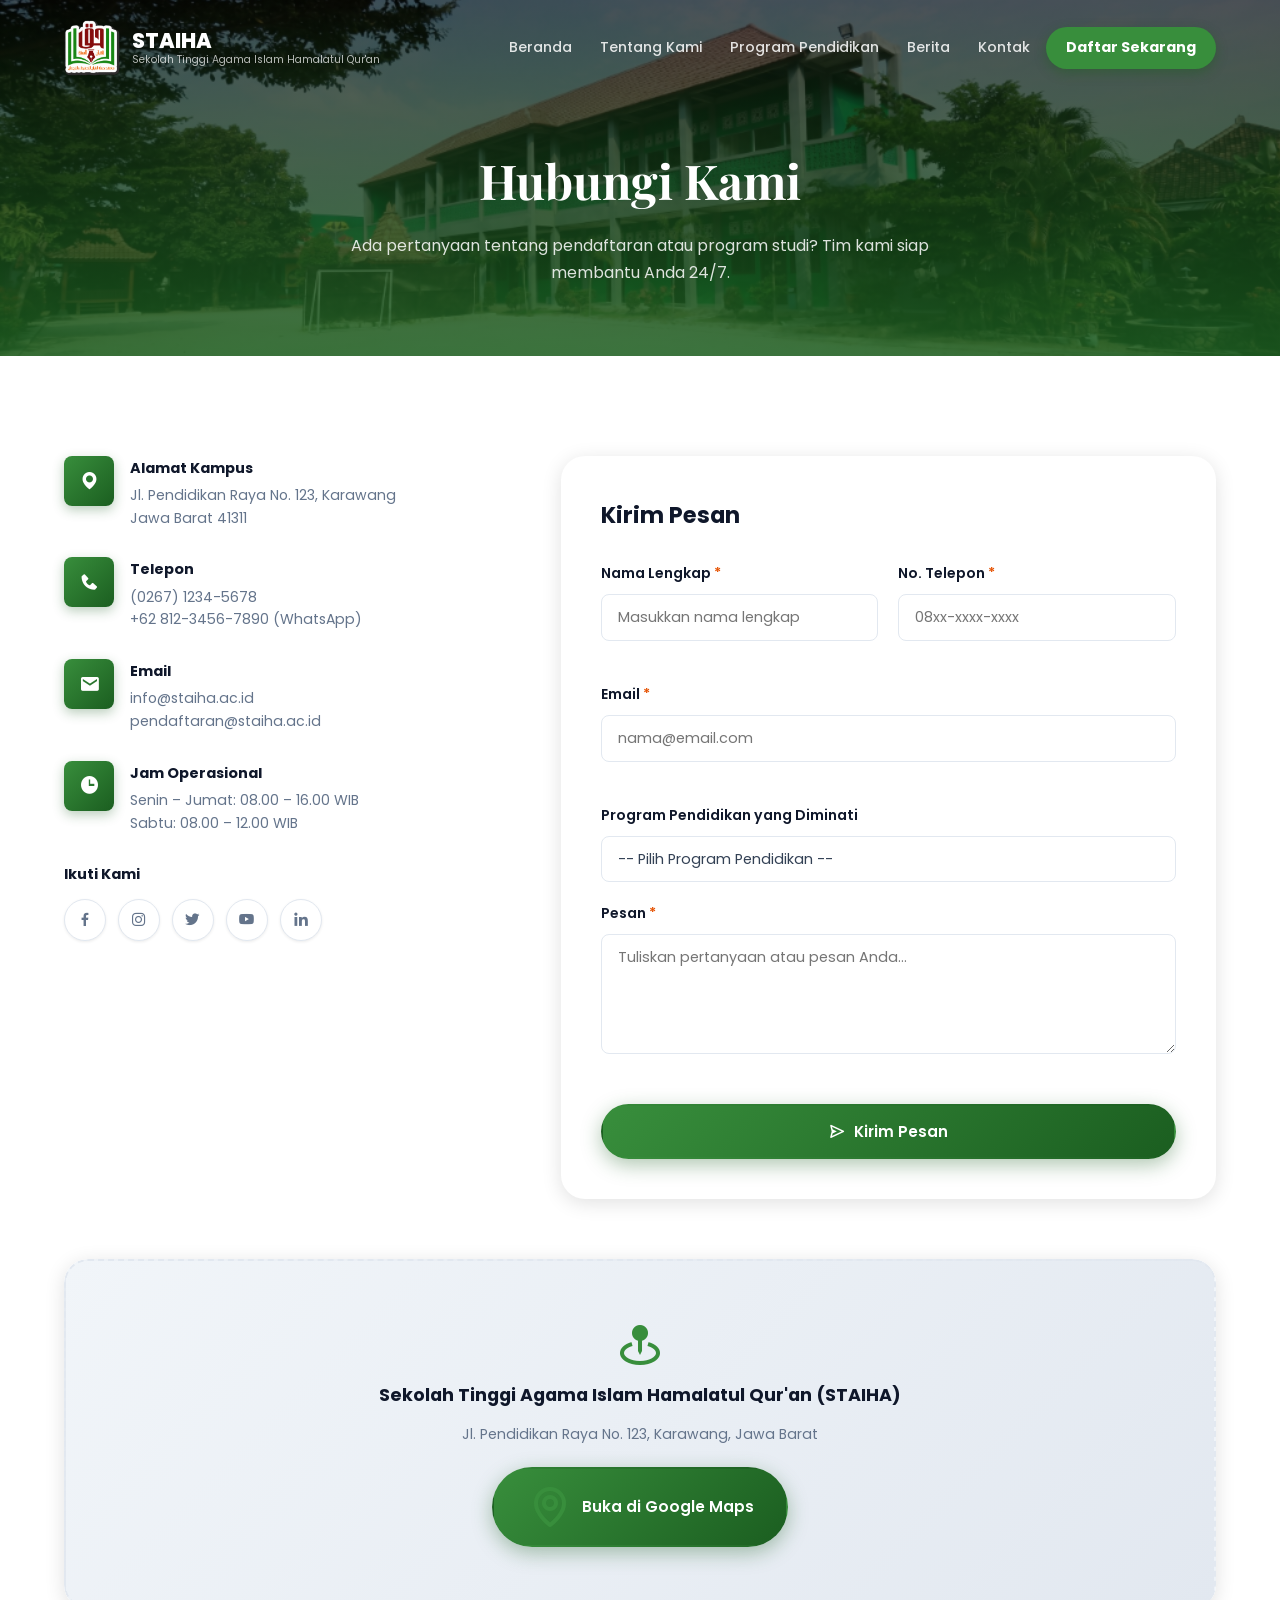
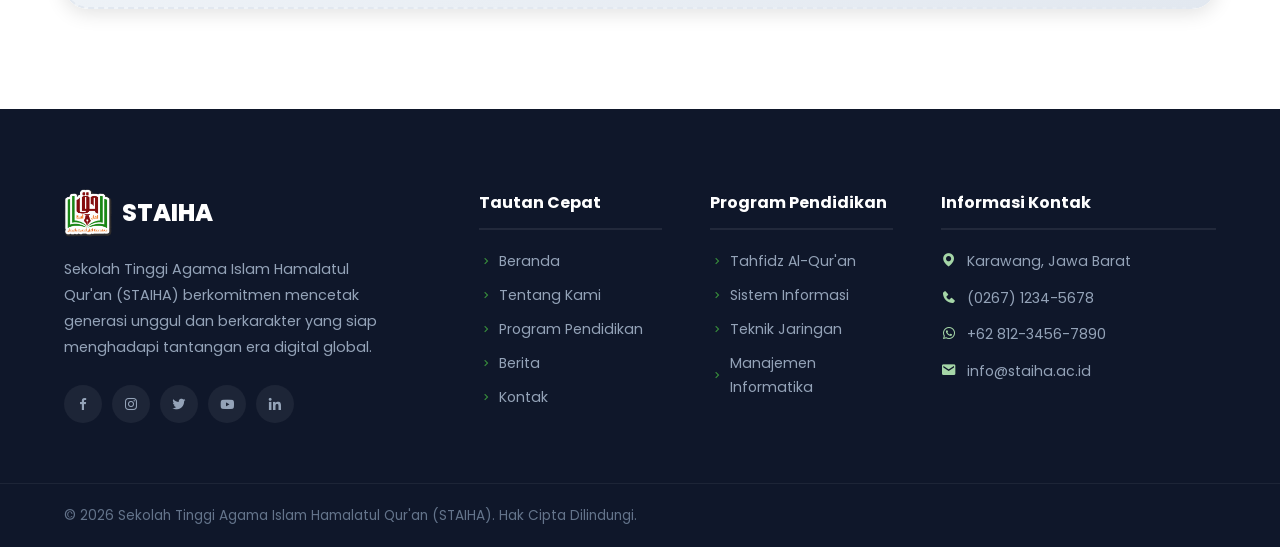
<file: kontak.html>
<!DOCTYPE html>
<html lang="id">
<head>
    <meta charset="UTF-8">
    <meta name="viewport" content="width=device-width, initial-scale=1.0">
    <meta name="description" content="Hubungi Kami - Sekolah Tinggi Agama Islam Hamalatul Qur'an (STAIHA)">
    <title>Kontak Kami - STAIHA</title>

    <!-- Google Fonts -->
    <link rel="preconnect" href="https://fonts.googleapis.com">
    <link rel="preconnect" href="https://fonts.gstatic.com" crossorigin>
    <link href="https://fonts.googleapis.com/css2?family=Poppins:wght@300;400;500;600;700;800&family=Playfair+Display:wght@700&display=swap" rel="stylesheet">

    <!-- Boxicons -->
    <link href="https://unpkg.com/boxicons@2.1.4/css/boxicons.min.css" rel="stylesheet">

    <!-- Main CSS -->
    <link rel="stylesheet" href="css/style.css">
    <style>
        .page-hero-kontak {
            background: linear-gradient(to bottom, rgba(0,0,0,0.65) 0%, rgba(27,94,32,0.85) 100%), url('img/hero-bg.png') center/cover no-repeat;
            padding: 140px 0 70px;
            text-align: center;
            color: var(--white);
            position: relative;
        }
        .page-hero-kontak h1 { font-family: var(--font-heading); font-size: clamp(2rem, 5vw, 3rem); margin-bottom: 10px; }
        .page-hero-kontak p { color: rgba(255,255,255,0.85); max-width: 600px; margin: 0 auto; }
    </style>
</head>
<body>

    <!-- ===================== NAVBAR ===================== -->
    <nav class="navbar scrolled" id="navbar">
        <div class="container nav-container">
            <a href="index.html" class="logo">
                <div class="logo-icon">
                    <img src="img/logo-clean.png" alt="Logo STAIHA" class="logo-img">
                </div>
                <div class="logo-text">
                    <span class="logo-main">STAIHA</span>
                    <span class="logo-sub">Sekolah Tinggi Agama Islam Hamalatul Qur'an</span>
                </div>
            </a>

            <ul class="nav-menu" id="navMenu">
                <li><a href="index.html" class="nav-link">Beranda</a></li>
                <li><a href="about.html" class="nav-link">Tentang Kami</a></li>
                <li><a href="program.html" class="nav-link">Program Pendidikan</a></li>
                <li><a href="berita.html" class="nav-link">Berita</a></li>
                <li><a href="kontak.html" class="nav-link active">Kontak</a></li>
                <li><a href="daftar.html" class="nav-btn">Daftar Sekarang</a></li>
            </ul>

            <button class="hamburger" id="hamburger" aria-label="Toggle menu">
                <span></span>
                <span></span>
                <span></span>
            </button>
        </div>
    </nav>

    <!-- ===================== PAGE HERO ===================== -->
    <header class="page-hero-kontak">
        <div class="container">
            <h1>Hubungi Kami</h1>
            <p>Ada pertanyaan tentang pendaftaran atau program studi? Tim kami siap membantu Anda 24/7.</p>
        </div>
    </header>

    <!-- ===================== KONTAK ===================== -->
    <section class="contact section" id="contact" style="background: var(--white);">
        <div class="container">
            <div class="contact-grid">
                <div class="contact-info animate-left">
                    <div class="contact-item">
                        <div class="contact-icon"><i class='bx bxs-map'></i></div>
                        <div>
                            <h4>Alamat Kampus</h4>
                            <p>Jl. Pendidikan Raya No. 123, Karawang<br>Jawa Barat 41311</p>
                        </div>
                    </div>
                    <div class="contact-item">
                        <div class="contact-icon"><i class='bx bxs-phone'></i></div>
                        <div>
                            <h4>Telepon</h4>
                            <p>(0267) 1234-5678</p>
                            <p>+62 812-3456-7890 (WhatsApp)</p>
                        </div>
                    </div>
                    <div class="contact-item">
                        <div class="contact-icon"><i class='bx bxs-envelope'></i></div>
                        <div>
                            <h4>Email</h4>
                            <p>info@staiha.ac.id</p>
                            <p>pendaftaran@staiha.ac.id</p>
                        </div>
                    </div>
                    <div class="contact-item">
                        <div class="contact-icon"><i class='bx bxs-time'></i></div>
                        <div>
                            <h4>Jam Operasional</h4>
                            <p>Senin – Jumat: 08.00 – 16.00 WIB</p>
                            <p>Sabtu: 08.00 – 12.00 WIB</p>
                        </div>
                    </div>

                    <div class="contact-social">
                        <h4>Ikuti Kami</h4>
                        <div class="social-links">
                            <a href="#" aria-label="Facebook"><i class='bx bxl-facebook'></i></a>
                            <a href="#" aria-label="Instagram"><i class='bx bxl-instagram'></i></a>
                            <a href="#" aria-label="Twitter"><i class='bx bxl-twitter'></i></a>
                            <a href="#" aria-label="YouTube"><i class='bx bxl-youtube'></i></a>
                            <a href="#" aria-label="LinkedIn"><i class='bx bxl-linkedin'></i></a>
                        </div>
                    </div>
                </div>

                <div class="contact-form-wrapper animate-right">
                    <form class="contact-form" id="contactForm" novalidate>
                        <h3>Kirim Pesan</h3>
                        <div class="form-row">
                            <div class="form-group">
                                <label for="name">Nama Lengkap <span>*</span></label>
                                <input type="text" id="name" name="name" placeholder="Masukkan nama lengkap" required>
                                <span class="form-error" id="nameError"></span>
                            </div>
                            <div class="form-group">
                                <label for="phone">No. Telepon <span>*</span></label>
                                <input type="tel" id="phone" name="phone" placeholder="08xx-xxxx-xxxx" required>
                                <span class="form-error" id="phoneError"></span>
                            </div>
                        </div>
                        <div class="form-group">
                            <label for="email">Email <span>*</span></label>
                            <input type="email" id="email" name="email" placeholder="nama@email.com" required>
                            <span class="form-error" id="emailError"></span>
                        </div>
                        <div class="form-group">
                            <label for="program">Program Pendidikan yang Diminati</label>
                            <select id="program" name="program">
                                <option value="">-- Pilih Program Pendidikan --</option>
                                <option>Tahfidz Al-Qur'an 30 Juz</option>
                                <option>S1 Sistem Informasi</option>
                                <option>S1 Teknik Jaringan</option>
                                <option>D4 Manajemen Informatika</option>
                                <option>D3 Rekayasa Perangkat Lunak</option>
                                <option>S2 Magister Teknologi Informasi</option>
                            </select>
                        </div>
                        <div class="form-group">
                            <label for="message">Pesan <span>*</span></label>
                            <textarea id="message" name="message" rows="4" placeholder="Tuliskan pertanyaan atau pesan Anda..." required></textarea>
                            <span class="form-error" id="messageError"></span>
                        </div>
                        <button type="submit" class="btn btn-primary btn-full">
                            <i class='bx bx-send'></i> Kirim Pesan
                        </button>
                    </form>

                    <div class="form-success" id="formSuccess" style="display:none">
                        <i class='bx bxs-check-circle'></i>
                        <h4>Pesan Berhasil Dikirim!</h4>
                        <p>Terima kasih telah menghubungi kami. Tim kami akan segera menghubungi Anda dalam 1x24 jam.</p>
                    </div>
                </div>
            </div>

            <!-- Map -->
            <div class="map-wrapper animate-up" style="margin-top: 50px;">
                <div class="map-placeholder">
                    <i class='bx bxs-map-pin'></i>
                    <h4>Sekolah Tinggi Agama Islam Hamalatul Qur'an (STAIHA)</h4>
                    <p>Jl. Pendidikan Raya No. 123, Karawang, Jawa Barat</p>
                    <a href="https://maps.google.com" target="_blank" class="btn btn-primary">
                        <i class='bx bx-map'></i> Buka di Google Maps
                    </a>
                </div>
            </div>
        </div>
    </section>

    <!-- ===================== FOOTER ===================== -->
    <footer class="footer">
        <div class="footer-top">
            <div class="container footer-grid">
                <div class="footer-about">
                    <a href="index.html" class="footer-logo">
                        <img src="img/logo-clean.png" alt="Logo STAIHA" class="footer-logo-img">
                        <span>STAIHA</span>
                    </a>
                    <p>Sekolah Tinggi Agama Islam Hamalatul Qur'an (STAIHA) berkomitmen mencetak generasi unggul dan berkarakter yang siap menghadapi tantangan era digital global.</p>
                    <div class="footer-social">
                        <a href="#"><i class='bx bxl-facebook'></i></a>
                        <a href="#"><i class='bx bxl-instagram'></i></a>
                        <a href="#"><i class='bx bxl-twitter'></i></a>
                        <a href="#"><i class='bx bxl-youtube'></i></a>
                        <a href="#"><i class='bx bxl-linkedin'></i></a>
                    </div>
                </div>

                <div class="footer-links">
                    <h4>Tautan Cepat</h4>
                    <ul>
                        <li><a href="index.html"><i class='bx bx-chevron-right'></i> Beranda</a></li>
                        <li><a href="about.html"><i class='bx bx-chevron-right'></i> Tentang Kami</a></li>
                        <li><a href="program.html"><i class='bx bx-chevron-right'></i> Program Pendidikan</a></li>
                        <li><a href="berita.html"><i class='bx bx-chevron-right'></i> Berita</a></li>
                        <li><a href="kontak.html"><i class='bx bx-chevron-right'></i> Kontak</a></li>
                    </ul>
                </div>

                <div class="footer-links">
                    <h4>Program Pendidikan</h4>
                    <ul>
                        <li><a href="program.html#tahfidz"><i class='bx bx-chevron-right'></i> Tahfidz Al-Qur'an</a></li>
                        <li><a href="program.html#sistem-informasi"><i class='bx bx-chevron-right'></i> Sistem Informasi</a></li>
                        <li><a href="program.html#teknik-jaringan"><i class='bx bx-chevron-right'></i> Teknik Jaringan</a></li>
                        <li><a href="program.html#manajemen-informatika"><i class='bx bx-chevron-right'></i> Manajemen Informatika</a></li>
                    </ul>
                </div>

                <div class="footer-contact">
                    <h4>Informasi Kontak</h4>
                    <ul>
                        <li><a href="https://maps.google.com/?q=Karawang,+Jawa+Barat" target="_blank"><i class='bx bxs-map'></i> Karawang, Jawa Barat</a></li>
                        <li><a href="tel:+6226712345678"><i class='bx bxs-phone'></i> (0267) 1234-5678</a></li>
                        <li><a href="https://wa.me/6281234567890" target="_blank"><i class='bx bxl-whatsapp'></i> +62 812-3456-7890</a></li>
                        <li><a href="mailto:info@staiha.ac.id"><i class='bx bxs-envelope'></i> info@staiha.ac.id</a></li>
                    </ul>
                </div>
            </div>
        </div>
        <div class="footer-bottom">
            <div class="container">
                <p>&copy; 2026 Sekolah Tinggi Agama Islam Hamalatul Qur'an (STAIHA). Hak Cipta Dilindungi.</p>
            </div>
        </div>
    </footer>

    <script src="js/main.js"></script>
</body>
</html>
</file>
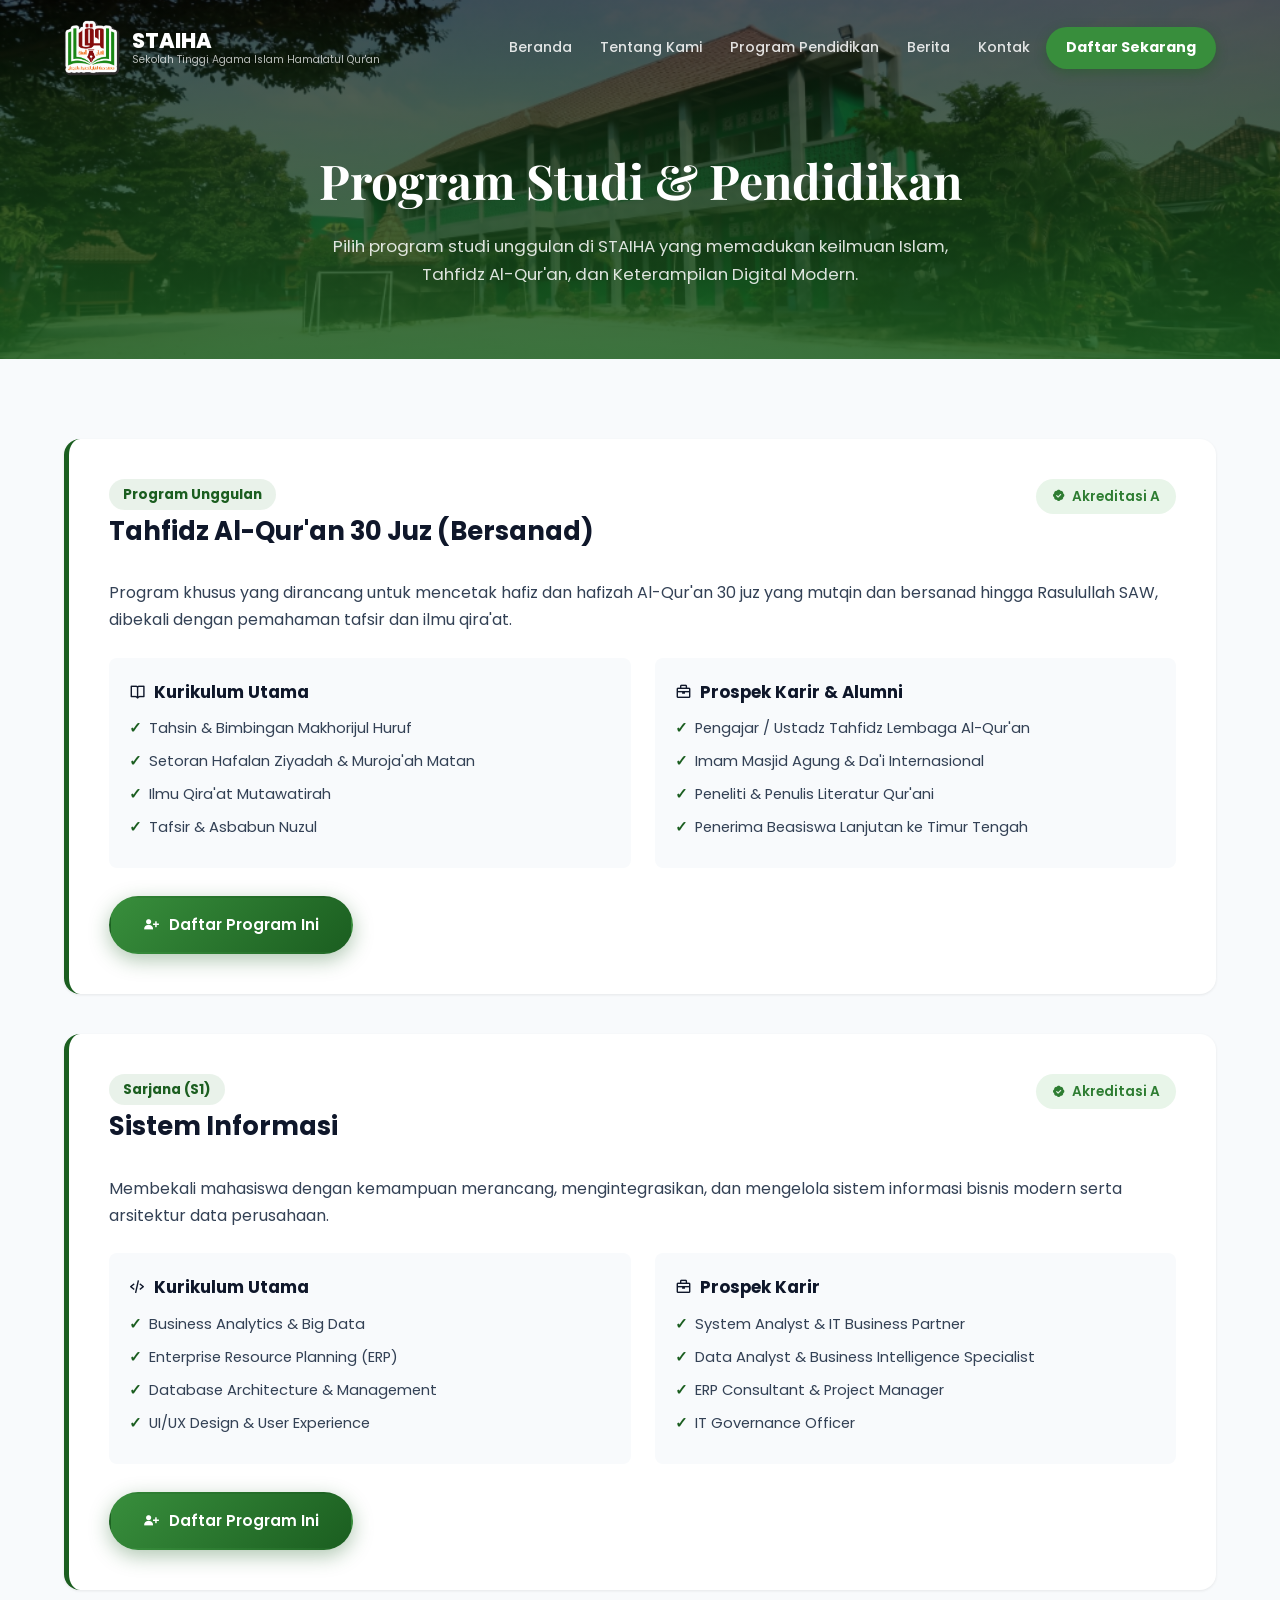
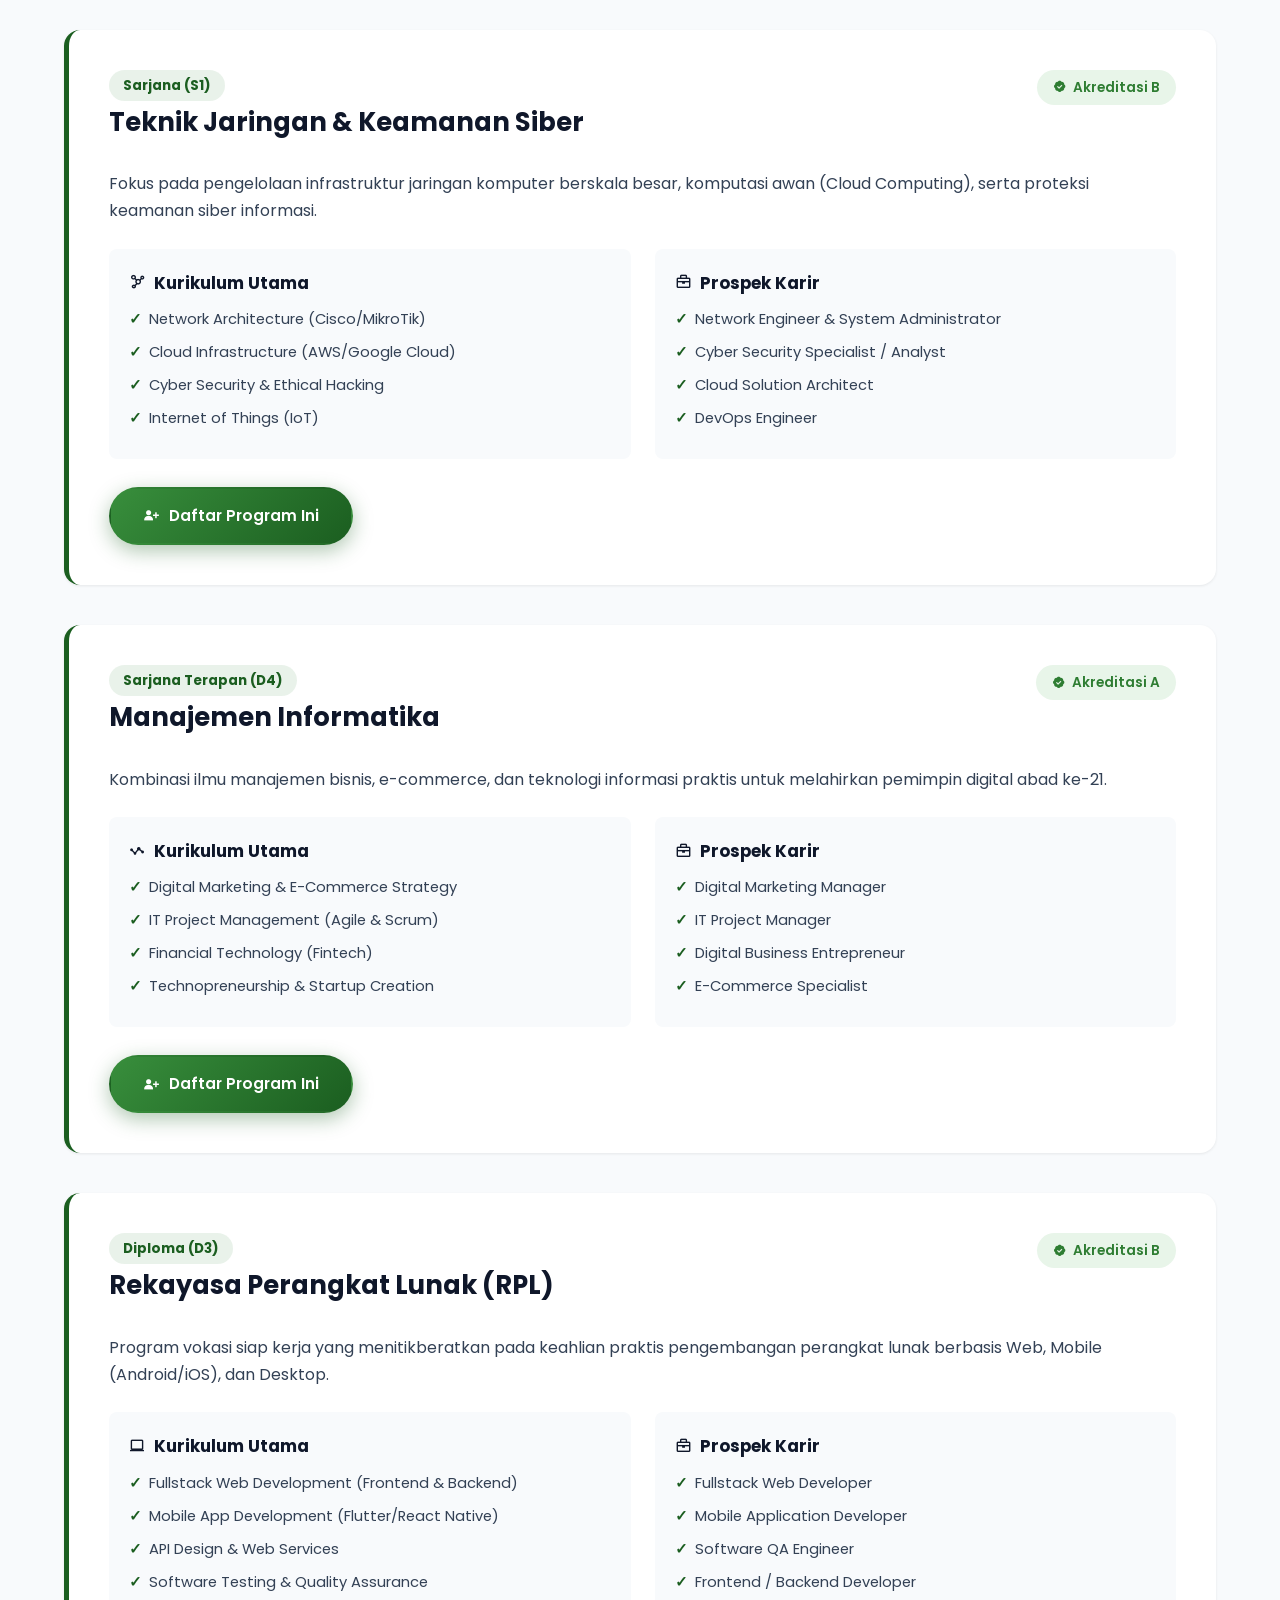
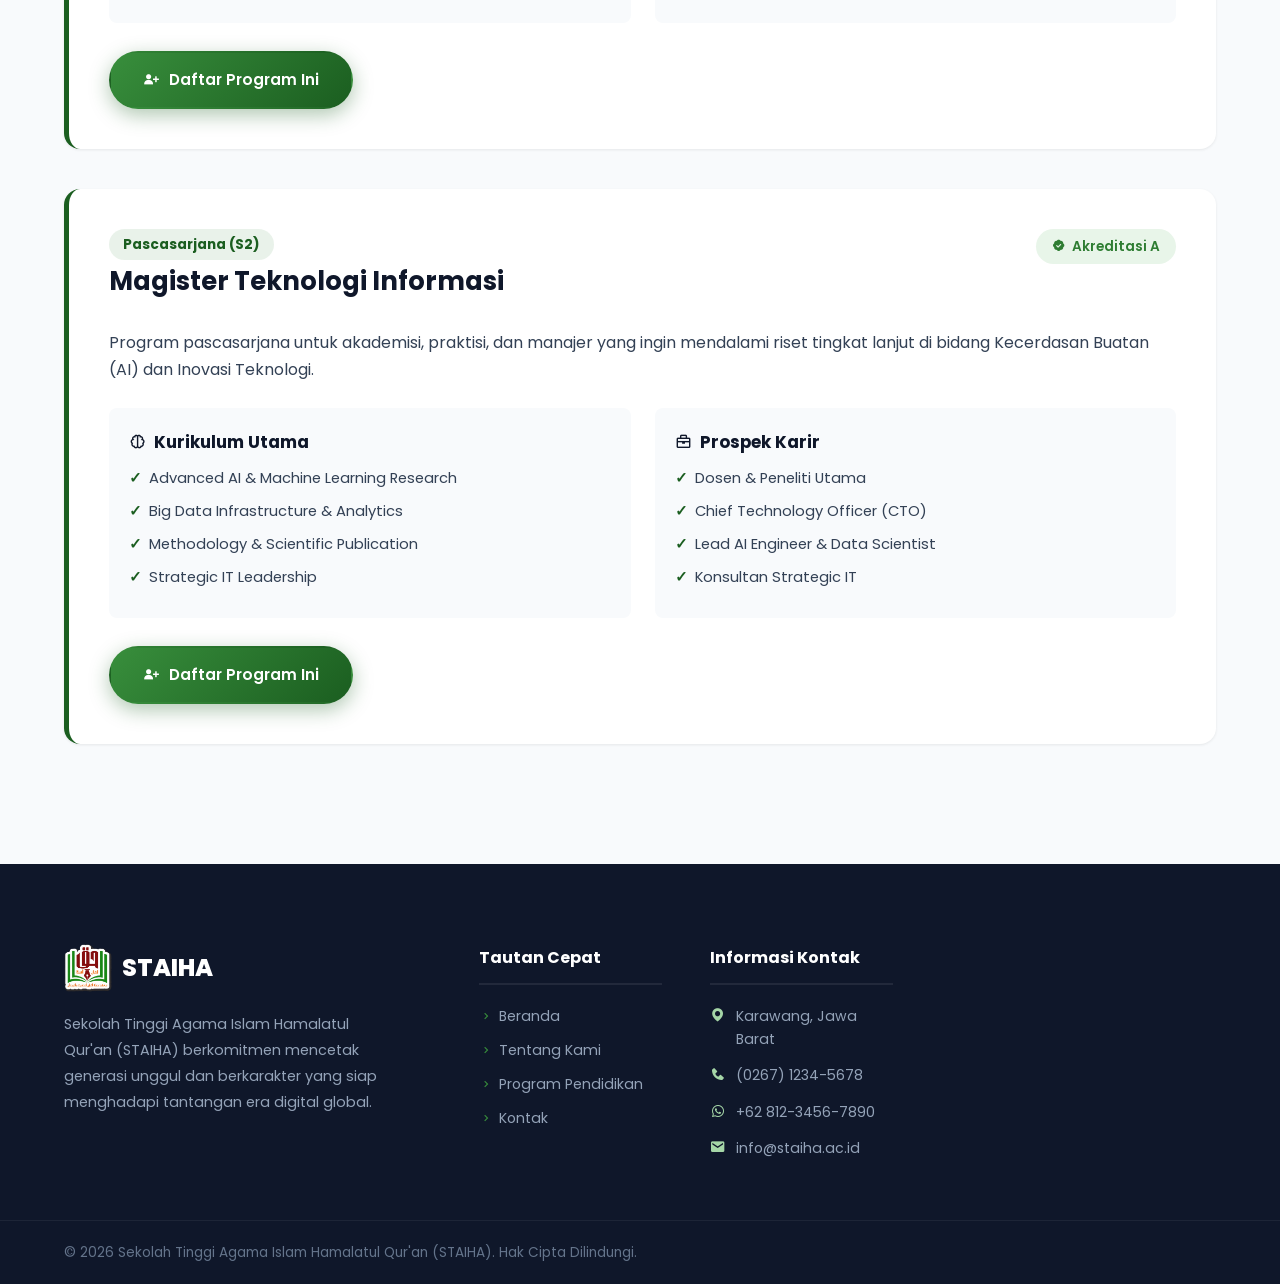
<file: program.html>
<!DOCTYPE html>
<html lang="id">
<head>
    <meta charset="UTF-8">
    <meta name="viewport" content="width=device-width, initial-scale=1.0">
    <meta name="description" content="Detail Program Studi dan Pendidikan - Sekolah Tinggi Agama Islam Hamalatul Qur'an (STAIHA)">
    <title>Program Pendidikan - STAIHA</title>

    <!-- Google Fonts -->
    <link rel="preconnect" href="https://fonts.googleapis.com">
    <link rel="preconnect" href="https://fonts.gstatic.com" crossorigin>
    <link href="https://fonts.googleapis.com/css2?family=Poppins:wght@300;400;500;600;700;800&family=Playfair+Display:wght@700&display=swap" rel="stylesheet">

    <!-- Boxicons -->
    <link href="https://unpkg.com/boxicons@2.1.4/css/boxicons.min.css" rel="stylesheet">

    <!-- Main CSS -->
    <link rel="stylesheet" href="css/style.css">
    <style>
        .page-hero-program {
            background: linear-gradient(to bottom, rgba(0,0,0,0.65) 0%, rgba(27,94,32,0.85) 100%), url('img/hero-bg.png') center/cover no-repeat;
            padding: 140px 0 70px;
            text-align: center;
            color: var(--white);
            position: relative;
        }
        .page-hero-program h1 { font-family: var(--font-heading); font-size: clamp(2rem, 5vw, 3rem); margin-bottom: 10px; }
        .page-hero-program p { color: rgba(255,255,255,0.85); max-width: 650px; margin: 0 auto; font-size: 1.05rem; }

        .program-detail-section {
            padding: 80px 0;
            background: var(--gray-100);
        }

        .program-detail-card {
            background: var(--white);
            border-radius: var(--radius-md);
            padding: 40px;
            margin-bottom: 40px;
            box-shadow: var(--shadow-sm);
            border-left: 5px solid var(--primary);
            transition: var(--transition);
        }
        .program-detail-card:hover {
            box-shadow: var(--shadow-md);
        }

        .program-header-flex {
            display: flex;
            justify-content: space-between;
            align-items: flex-start;
            flex-wrap: wrap;
            gap: 16px;
            margin-bottom: 20px;
        }

        .program-title-group h2 {
            font-size: 1.6rem;
            color: var(--dark);
            margin-bottom: 6px;
        }

        .program-badge-level {
            display: inline-block;
            background: rgba(46, 125, 50, 0.1);
            color: var(--primary);
            font-weight: 700;
            padding: 4px 14px;
            border-radius: var(--radius-full);
            font-size: 0.85rem;
        }

        .program-accreditation {
            background: #e8f5e9;
            color: #2e7d32;
            padding: 6px 16px;
            border-radius: var(--radius-full);
            font-weight: 600;
            font-size: 0.85rem;
            display: inline-flex;
            align-items: center;
            gap: 6px;
        }

        .program-info-grid {
            display: grid;
            grid-template-columns: repeat(auto-fit, minmax(280px, 1fr));
            gap: 24px;
            margin-top: 24px;
        }

        .info-box {
            background: var(--gray-100);
            padding: 20px;
            border-radius: var(--radius-sm);
        }

        .info-box h4 {
            font-size: 1.05rem;
            color: var(--dark);
            margin-bottom: 10px;
            display: flex;
            align-items: center;
            gap: 8px;
        }

        .info-box ul {
            list-style: none;
            padding: 0;
        }

        .info-box ul li {
            position: relative;
            padding-left: 20px;
            margin-bottom: 8px;
            font-size: 0.92rem;
            color: var(--text);
        }

        .info-box ul li::before {
            content: "✓";
            position: absolute;
            left: 0;
            color: var(--primary);
            font-weight: bold;
        }

        .program-action {
            margin-top: 28px;
            display: flex;
            gap: 16px;
            flex-wrap: wrap;
        }

        @media (max-width: 768px) {
            .program-detail-card { padding: 24px; }
        }
    </style>
</head>
<body>

    <!-- ===================== NAVBAR ===================== -->
    <nav class="navbar scrolled" id="navbar">
        <div class="container nav-container">
            <a href="index.html" class="logo">
                <div class="logo-icon">
                    <img src="img/logo-clean.png" alt="Logo STAIHA" class="logo-img">
                </div>
                <div class="logo-text">
                    <span class="logo-main">STAIHA</span>
                    <span class="logo-sub">Sekolah Tinggi Agama Islam Hamalatul Qur'an</span>
                </div>
            </a>

            <ul class="nav-menu" id="navMenu">
                <li><a href="index.html" class="nav-link">Beranda</a></li>
                <li><a href="about.html" class="nav-link">Tentang Kami</a></li>
                <li><a href="program.html" class="nav-link active">Program Pendidikan</a></li>
                <li><a href="berita.html" class="nav-link">Berita</a></li>
                <li><a href="kontak.html" class="nav-link">Kontak</a></li>
                <li><a href="daftar.html" class="nav-btn">Daftar Sekarang</a></li>
            </ul>

            <button class="hamburger" id="hamburger" aria-label="Toggle menu">
                <span></span>
                <span></span>
                <span></span>
            </button>
        </div>
    </nav>

    <!-- ===================== PAGE HERO ===================== -->
    <section class="page-hero-program">
        <div class="container">
            <h1>Program Studi & Pendidikan</h1>
            <p>Pilih program studi unggulan di STAIHA yang memadukan keilmuan Islam, Tahfidz Al-Qur'an, dan Keterampilan Digital Modern.</p>
        </div>
    </section>

    <!-- ===================== DETAIL PROGRAM ===================== -->
    <section class="program-detail-section">
        <div class="container">

            <!-- PROGRAM 1 -->
            <div class="program-detail-card" id="tahfidz">
                <div class="program-header-flex">
                    <div class="program-title-group">
                        <span class="program-badge-level">Program Unggulan</span>
                        <h2>Tahfidz Al-Qur'an 30 Juz (Bersanad)</h2>
                    </div>
                    <span class="program-accreditation"><i class='bx bxs-badge-check'></i> Akreditasi A</span>
                </div>
                <p>Program khusus yang dirancang untuk mencetak hafiz dan hafizah Al-Qur'an 30 juz yang mutqin dan bersanad hingga Rasulullah SAW, dibekali dengan pemahaman tafsir dan ilmu qira'at.</p>

                <div class="program-info-grid">
                    <div class="info-box">
                        <h4><i class='bx bx-book-open'></i> Kurikulum Utama</h4>
                        <ul>
                            <li>Tahsin & Bimbingan Makhorijul Huruf</li>
                            <li>Setoran Hafalan Ziyadah & Muroja'ah Matan</li>
                            <li>Ilmu Qira'at Mutawatirah</li>
                            <li>Tafsir & Asbabun Nuzul</li>
                        </ul>
                    </div>
                    <div class="info-box">
                        <h4><i class='bx bx-briefcase'></i> Prospek Karir & Alumni</h4>
                        <ul>
                            <li>Pengajar / Ustadz Tahfidz Lembaga Al-Qur'an</li>
                            <li>Imam Masjid Agung & Da'i Internasional</li>
                            <li>Peneliti & Penulis Literatur Qur'ani</li>
                            <li>Penerima Beasiswa Lanjutan ke Timur Tengah</li>
                        </ul>
                    </div>
                </div>

                <div class="program-action">
                    <a href="daftar.html" class="btn btn-primary"><i class='bx bxs-user-plus'></i> Daftar Program Ini</a>
                    <a href="kontak.html" class="btn btn-outline"><i class='bx bx-help-circle'></i> Tanya Konsultasi</a>
                </div>
            </div>

            <!-- PROGRAM 2 -->
            <div class="program-detail-card" id="sistem-informasi">
                <div class="program-header-flex">
                    <div class="program-title-group">
                        <span class="program-badge-level">Sarjana (S1)</span>
                        <h2>Sistem Informasi</h2>
                    </div>
                    <span class="program-accreditation"><i class='bx bxs-badge-check'></i> Akreditasi A</span>
                </div>
                <p>Membekali mahasiswa dengan kemampuan merancang, mengintegrasikan, dan mengelola sistem informasi bisnis modern serta arsitektur data perusahaan.</p>

                <div class="program-info-grid">
                    <div class="info-box">
                        <h4><i class='bx bx-code-alt'></i> Kurikulum Utama</h4>
                        <ul>
                            <li>Business Analytics & Big Data</li>
                            <li>Enterprise Resource Planning (ERP)</li>
                            <li>Database Architecture & Management</li>
                            <li>UI/UX Design & User Experience</li>
                        </ul>
                    </div>
                    <div class="info-box">
                        <h4><i class='bx bx-briefcase'></i> Prospek Karir</h4>
                        <ul>
                            <li>System Analyst & IT Business Partner</li>
                            <li>Data Analyst & Business Intelligence Specialist</li>
                            <li>ERP Consultant & Project Manager</li>
                            <li>IT Governance Officer</li>
                        </ul>
                    </div>
                </div>

                <div class="program-action">
                    <a href="daftar.html" class="btn btn-primary"><i class='bx bxs-user-plus'></i> Daftar Program Ini</a>
                    <a href="kontak.html" class="btn btn-outline"><i class='bx bx-help-circle'></i> Tanya Konsultasi</a>
                </div>
            </div>

            <!-- PROGRAM 3 -->
            <div class="program-detail-card" id="teknik-jaringan">
                <div class="program-header-flex">
                    <div class="program-title-group">
                        <span class="program-badge-level">Sarjana (S1)</span>
                        <h2>Teknik Jaringan & Keamanan Siber</h2>
                    </div>
                    <span class="program-accreditation"><i class='bx bxs-badge-check'></i> Akreditasi B</span>
                </div>
                <p>Fokus pada pengelolaan infrastruktur jaringan komputer berskala besar, komputasi awan (Cloud Computing), serta proteksi keamanan siber informasi.</p>

                <div class="program-info-grid">
                    <div class="info-box">
                        <h4><i class='bx bx-network-chart'></i> Kurikulum Utama</h4>
                        <ul>
                            <li>Network Architecture (Cisco/MikroTik)</li>
                            <li>Cloud Infrastructure (AWS/Google Cloud)</li>
                            <li>Cyber Security & Ethical Hacking</li>
                            <li>Internet of Things (IoT)</li>
                        </ul>
                    </div>
                    <div class="info-box">
                        <h4><i class='bx bx-briefcase'></i> Prospek Karir</h4>
                        <ul>
                            <li>Network Engineer & System Administrator</li>
                            <li>Cyber Security Specialist / Analyst</li>
                            <li>Cloud Solution Architect</li>
                            <li>DevOps Engineer</li>
                        </ul>
                    </div>
                </div>

                <div class="program-action">
                    <a href="daftar.html" class="btn btn-primary"><i class='bx bxs-user-plus'></i> Daftar Program Ini</a>
                    <a href="kontak.html" class="btn btn-outline"><i class='bx bx-help-circle'></i> Tanya Konsultasi</a>
                </div>
            </div>

            <!-- PROGRAM 4 -->
            <div class="program-detail-card" id="manajemen-informatika">
                <div class="program-header-flex">
                    <div class="program-title-group">
                        <span class="program-badge-level">Sarjana Terapan (D4)</span>
                        <h2>Manajemen Informatika</h2>
                    </div>
                    <span class="program-accreditation"><i class='bx bxs-badge-check'></i> Akreditasi A</span>
                </div>
                <p>Kombinasi ilmu manajemen bisnis, e-commerce, dan teknologi informasi praktis untuk melahirkan pemimpin digital abad ke-21.</p>

                <div class="program-info-grid">
                    <div class="info-box">
                        <h4><i class='bx bx-stats'></i> Kurikulum Utama</h4>
                        <ul>
                            <li>Digital Marketing & E-Commerce Strategy</li>
                            <li>IT Project Management (Agile & Scrum)</li>
                            <li>Financial Technology (Fintech)</li>
                            <li>Technopreneurship & Startup Creation</li>
                        </ul>
                    </div>
                    <div class="info-box">
                        <h4><i class='bx bx-briefcase'></i> Prospek Karir</h4>
                        <ul>
                            <li>Digital Marketing Manager</li>
                            <li>IT Project Manager</li>
                            <li>Digital Business Entrepreneur</li>
                            <li>E-Commerce Specialist</li>
                        </ul>
                    </div>
                </div>

                <div class="program-action">
                    <a href="daftar.html" class="btn btn-primary"><i class='bx bxs-user-plus'></i> Daftar Program Ini</a>
                    <a href="kontak.html" class="btn btn-outline"><i class='bx bx-help-circle'></i> Tanya Konsultasi</a>
                </div>
            </div>

            <!-- PROGRAM 5 -->
            <div class="program-detail-card" id="rekayasa-perangkat-lunak">
                <div class="program-header-flex">
                    <div class="program-title-group">
                        <span class="program-badge-level">Diploma (D3)</span>
                        <h2>Rekayasa Perangkat Lunak (RPL)</h2>
                    </div>
                    <span class="program-accreditation"><i class='bx bxs-badge-check'></i> Akreditasi B</span>
                </div>
                <p>Program vokasi siap kerja yang menitikberatkan pada keahlian praktis pengembangan perangkat lunak berbasis Web, Mobile (Android/iOS), dan Desktop.</p>

                <div class="program-info-grid">
                    <div class="info-box">
                        <h4><i class='bx bx-laptop'></i> Kurikulum Utama</h4>
                        <ul>
                            <li>Fullstack Web Development (Frontend & Backend)</li>
                            <li>Mobile App Development (Flutter/React Native)</li>
                            <li>API Design & Web Services</li>
                            <li>Software Testing & Quality Assurance</li>
                        </ul>
                    </div>
                    <div class="info-box">
                        <h4><i class='bx bx-briefcase'></i> Prospek Karir</h4>
                        <ul>
                            <li>Fullstack Web Developer</li>
                            <li>Mobile Application Developer</li>
                            <li>Software QA Engineer</li>
                            <li>Frontend / Backend Developer</li>
                        </ul>
                    </div>
                </div>

                <div class="program-action">
                    <a href="daftar.html" class="btn btn-primary"><i class='bx bxs-user-plus'></i> Daftar Program Ini</a>
                    <a href="kontak.html" class="btn btn-outline"><i class='bx bx-help-circle'></i> Tanya Konsultasi</a>
                </div>
            </div>

            <!-- PROGRAM 6 -->
            <div class="program-detail-card" id="magister-ti">
                <div class="program-header-flex">
                    <div class="program-title-group">
                        <span class="program-badge-level">Pascasarjana (S2)</span>
                        <h2>Magister Teknologi Informasi</h2>
                    </div>
                    <span class="program-accreditation"><i class='bx bxs-badge-check'></i> Akreditasi A</span>
                </div>
                <p>Program pascasarjana untuk akademisi, praktisi, dan manajer yang ingin mendalami riset tingkat lanjut di bidang Kecerdasan Buatan (AI) dan Inovasi Teknologi.</p>

                <div class="program-info-grid">
                    <div class="info-box">
                        <h4><i class='bx bx-brain'></i> Kurikulum Utama</h4>
                        <ul>
                            <li>Advanced AI & Machine Learning Research</li>
                            <li>Big Data Infrastructure & Analytics</li>
                            <li>Methodology & Scientific Publication</li>
                            <li>Strategic IT Leadership</li>
                        </ul>
                    </div>
                    <div class="info-box">
                        <h4><i class='bx bx-briefcase'></i> Prospek Karir</h4>
                        <ul>
                            <li>Dosen & Peneliti Utama</li>
                            <li>Chief Technology Officer (CTO)</li>
                            <li>Lead AI Engineer & Data Scientist</li>
                            <li>Konsultan Strategic IT</li>
                        </ul>
                    </div>
                </div>

                <div class="program-action">
                    <a href="daftar.html" class="btn btn-primary"><i class='bx bxs-user-plus'></i> Daftar Program Ini</a>
                    <a href="kontak.html" class="btn btn-outline"><i class='bx bx-help-circle'></i> Tanya Konsultasi</a>
                </div>
            </div>

        </div>
    </section>

    <!-- ===================== FOOTER ===================== -->
    <footer class="footer">
        <div class="footer-top">
            <div class="container footer-grid">
                <div class="footer-about">
                    <a href="index.html" class="footer-logo">
                        <img src="img/logo-clean.png" alt="Logo STAIHA" class="footer-logo-img">
                        <span>STAIHA</span>
                    </a>
                    <p>Sekolah Tinggi Agama Islam Hamalatul Qur'an (STAIHA) berkomitmen mencetak generasi unggul dan berkarakter yang siap menghadapi tantangan era digital global.</p>
                </div>
                <div class="footer-links">
                    <h4>Tautan Cepat</h4>
                    <ul>
                        <li><a href="index.html"><i class='bx bx-chevron-right'></i> Beranda</a></li>
                        <li><a href="about.html"><i class='bx bx-chevron-right'></i> Tentang Kami</a></li>
                        <li><a href="program.html"><i class='bx bx-chevron-right'></i> Program Pendidikan</a></li>
                        <li><a href="kontak.html"><i class='bx bx-chevron-right'></i> Kontak</a></li>
                    </ul>
                </div>
                <div class="footer-contact">
                    <h4>Informasi Kontak</h4>
                    <ul>
                        <li><a href="https://maps.google.com/?q=Karawang,+Jawa+Barat" target="_blank"><i class='bx bxs-map'></i> Karawang, Jawa Barat</a></li>
                        <li><a href="tel:+6226712345678"><i class='bx bxs-phone'></i> (0267) 1234-5678</a></li>
                        <li><a href="https://wa.me/6281234567890" target="_blank"><i class='bx bxl-whatsapp'></i> +62 812-3456-7890</a></li>
                        <li><a href="mailto:info@staiha.ac.id"><i class='bx bxs-envelope'></i> info@staiha.ac.id</a></li>
                    </ul>
                </div>
            </div>
        </div>
        <div class="footer-bottom">
            <div class="container">
                <p>&copy; 2026 Sekolah Tinggi Agama Islam Hamalatul Qur'an (STAIHA). Hak Cipta Dilindungi.</p>
            </div>
        </div>
    </footer>

    <script src="js/main.js"></script>
</body>
</html>
</file>
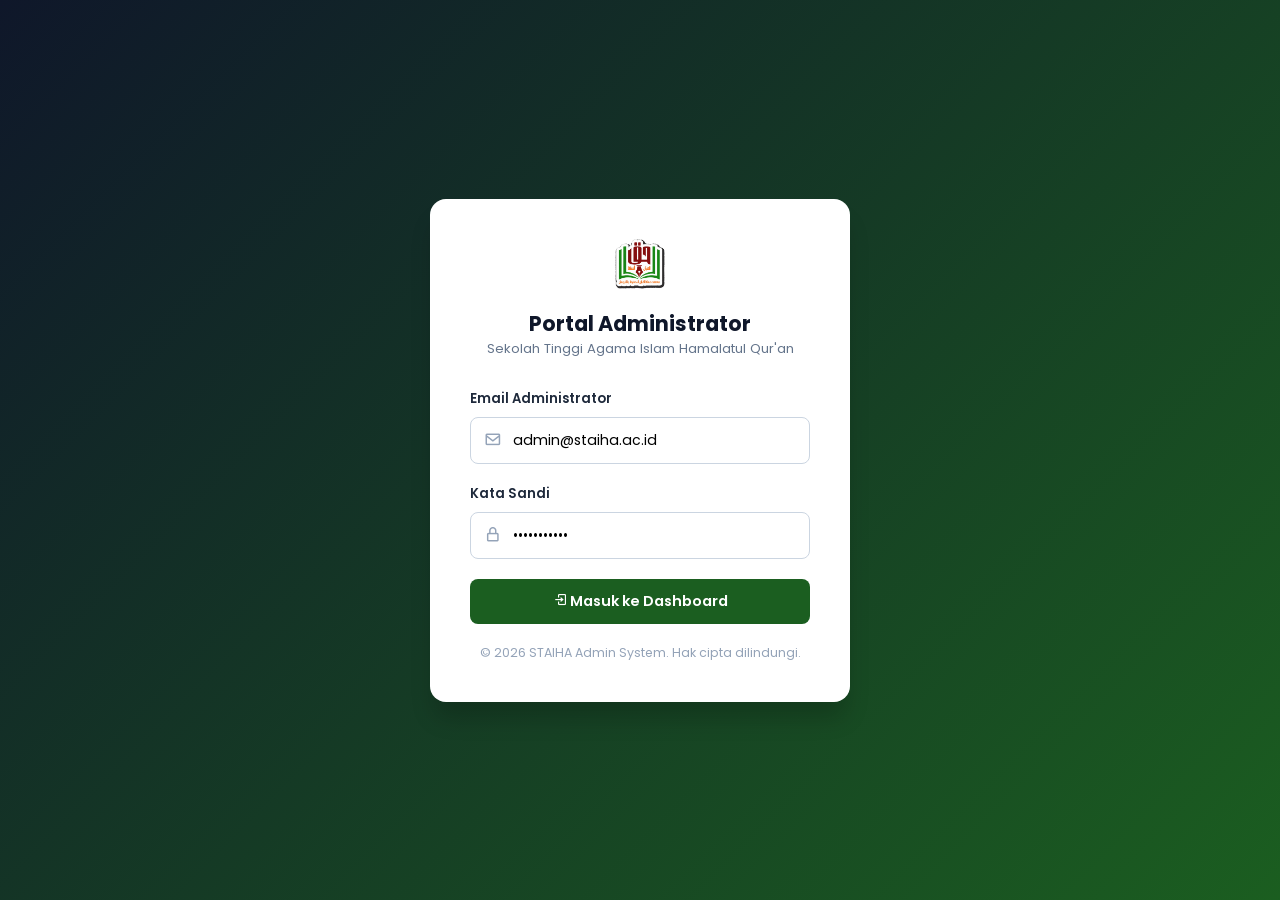
<file: admin/login.html>
<!DOCTYPE html>
<html lang="id">
<head>
    <meta charset="UTF-8">
    <meta name="viewport" content="width=device-width, initial-scale=1.0">
    <title>Login Administrator — STAIHA</title>
    <link href="https://fonts.googleapis.com/css2?family=Poppins:wght@300;400;500;600;700&display=swap" rel="stylesheet">
    <link href="https://unpkg.com/boxicons@2.1.4/css/boxicons.min.css" rel="stylesheet">
    <style>
        * { margin: 0; padding: 0; box-sizing: border-box; font-family: 'Poppins', sans-serif; }
        body { background: linear-gradient(135deg, #0f172a 0%, #1b5e20 100%); height: 100vh; display: flex; align-items: center; justify-content: center; padding: 20px; }
        .login-card { background: #ffffff; width: 100%; max-width: 420px; border-radius: 16px; padding: 40px; box-shadow: 0 20px 25px -5px rgba(0,0,0,0.2); }
        .login-header { text-align: center; margin-bottom: 30px; }
        .login-header img { height: 50px; margin-bottom: 12px; }
        .login-header h3 { font-size: 1.3rem; font-weight: 700; color: #0f172a; }
        .login-header p { font-size: 0.82rem; color: #64748b; }
        .form-group { margin-bottom: 20px; }
        .form-group label { display: block; font-size: 0.82rem; font-weight: 600; color: #1e293b; margin-bottom: 8px; }
        .input-box { position: relative; }
        .input-box i { position: absolute; left: 14px; top: 50%; transform: translateY(-50%); color: #94a3b8; font-size: 1.1rem; }
        .input-box input { width: 100%; padding: 12px 14px 12px 42px; border: 1px solid #cbd5e1; border-radius: 8px; outline: none; font-size: 0.88rem; transition: border 0.2s; }
        .input-box input:focus { border-color: #1b5e20; }
        .btn-login { width: 100%; padding: 12px; background: #1b5e20; color: #fff; border: none; border-radius: 8px; font-weight: 600; font-size: 0.9rem; cursor: pointer; transition: background 0.2s; }
        .btn-login:hover { background: #2e7d32; }
        .login-footer { text-align: center; margin-top: 20px; font-size: 0.78rem; color: #94a3b8; }
    </style>
</head>
<body>

    <div class="login-card">
        <div class="login-header">
            <img src="../img/logo-clean.png" alt="Logo STAIHA">
            <h3>Portal Administrator</h3>
            <p>Sekolah Tinggi Agama Islam Hamalatul Qur'an</p>
        </div>

        <form action="index.html" method="GET">
            <div class="form-group">
                <label for="email">Email Administrator</label>
                <div class="input-box">
                    <i class='bx bx-envelope'></i>
                    <input type="email" id="email" placeholder="admin@staiha.ac.id" required value="admin@staiha.ac.id">
                </div>
            </div>

            <div class="form-group">
                <label for="password">Kata Sandi</label>
                <div class="input-box">
                    <i class='bx bx-lock-alt'></i>
                    <input type="password" id="password" placeholder="••••••••" required value="password123">
                </div>
            </div>

            <button type="submit" class="btn-login">
                <i class='bx bx-log-in'></i> Masuk ke Dashboard
            </button>
        </form>

        <div class="login-footer">
            &copy; 2026 STAIHA Admin System. Hak cipta dilindungi.
        </div>
    </div>

</body>
</html>
</file>
<file: css/style.css>
/* ============================================================
   STTNU - Sekolah Tinggi Teknologi Nusantara
   Main Stylesheet
   ============================================================ */

/* ---- CSS Variables ---- */
:root {
    --primary: #1b5e20;
    --primary-dark: #0a3d12;
    --primary-light: #388e3c;
    --secondary: #a5d6a7;
    --secondary-dark: #66bb6a;
    --accent: #e65100;
    --white: #ffffff;
    --dark: #0f172a;
    --gray-100: #f8fafc;
    --gray-200: #f1f5f9;
    --gray-300: #e2e8f0;
    --gray-400: #cbd5e1;
    --gray-500: #94a3b8;
    --gray-600: #64748b;
    --gray-700: #475569;
    --gray-800: #1e293b;
    --text: #334155;
    --text-light: #64748b;
    --border: #e2e8f0;
    --shadow-sm: 0 1px 3px rgba(0,0,0,0.08);
    --shadow-md: 0 4px 20px rgba(0,0,0,0.12);
    --shadow-lg: 0 10px 40px rgba(0,0,0,0.15);
    --shadow-xl: 0 20px 60px rgba(0,0,0,0.2);
    --radius-sm: 8px;
    --radius-md: 16px;
    --radius-lg: 24px;
    --radius-full: 100px;
    --transition: all 0.3s ease;
    --font-primary: 'Poppins', sans-serif;
    --font-heading: 'Playfair Display', serif;
}

/* ---- Reset & Base ---- */
*, *::before, *::after {
    box-sizing: border-box;
    margin: 0;
    padding: 0;
}

html {
    scroll-behavior: smooth;
    font-size: 16px;
}

body {
    font-family: var(--font-primary);
    color: var(--text);
    background: var(--white);
    line-height: 1.7;
    overflow-x: hidden;
}

img {
    max-width: 100%;
    display: block;
}

a {
    text-decoration: none;
    color: inherit;
    transition: var(--transition);
}

ul { list-style: none; }

input, textarea, select, button {
    font-family: var(--font-primary);
    outline: none;
}

/* ---- Utility ---- */
.container {
    max-width: 1200px;
    margin: 0 auto;
    padding: 0 24px;
}

.section {
    padding: 100px 0;
}

.mt-2 { margin-top: 1.5rem; }

.section-header {
    text-align: center;
    max-width: 700px;
    margin: 0 auto 64px;
}

.section-tag {
    display: inline-block;
    background: linear-gradient(135deg, var(--primary-light), var(--primary));
    color: var(--white);
    padding: 6px 18px;
    border-radius: var(--radius-full);
    font-size: 0.8rem;
    font-weight: 600;
    letter-spacing: 1.5px;
    text-transform: uppercase;
    margin-bottom: 16px;
}

.section-title {
    font-family: var(--font-heading);
    font-size: clamp(2rem, 4vw, 2.8rem);
    color: var(--dark);
    line-height: 1.2;
    margin-bottom: 16px;
}

.section-desc {
    color: var(--text-light);
    font-size: 1.05rem;
    line-height: 1.8;
}

/* ---- Buttons ---- */
.btn {
    display: inline-flex;
    align-items: center;
    gap: 8px;
    padding: 14px 32px;
    border-radius: var(--radius-full);
    font-weight: 600;
    font-size: 0.95rem;
    cursor: pointer;
    border: 2px solid transparent;
    transition: var(--transition);
}

.btn i { font-size: 1.1rem; }

.btn-primary {
    background: linear-gradient(135deg, var(--primary-light), var(--primary));
    color: var(--white);
    box-shadow: 0 6px 20px rgba(27, 94, 32, 0.35);
}

.btn-primary:hover {
    background: linear-gradient(135deg, var(--primary), var(--primary-dark));
    transform: translateY(-2px);
    box-shadow: 0 10px 30px rgba(27, 94, 32, 0.45);
}

.btn-outline {
    background: transparent;
    border-color: rgba(255,255,255,0.7);
    color: var(--white);
}

.btn-outline:hover {
    background: rgba(255,255,255,0.15);
    border-color: var(--white);
}

.btn-white {
    background: var(--white);
    color: var(--primary);
    box-shadow: 0 4px 15px rgba(0,0,0,0.1);
}

.btn-white:hover {
    background: var(--gray-100);
    transform: translateY(-2px);
}

.btn-outline-white {
    background: transparent;
    border-color: var(--white);
    color: var(--white);
}

.btn-outline-white:hover {
    background: rgba(255,255,255,0.1);
}

.btn-full { width: 100%; justify-content: center; }

/* ---- Animations ---- */
.animate-fade-up,
.animate-left,
.animate-right,
.animate-up {
    opacity: 0;
    transition: opacity 0.7s ease, transform 0.7s ease;
}

.animate-fade-up { transform: translateY(40px); }
.animate-left { transform: translateX(-50px); }
.animate-right { transform: translateX(50px); }
.animate-up { transform: translateY(40px); }

.animate-fade-up.visible,
.animate-left.visible,
.animate-right.visible,
.animate-up.visible {
    opacity: 1;
    transform: translate(0);
}

/* ============================================================
   NAVBAR
   ============================================================ */
.navbar {
    position: fixed;
    top: 0; left: 0;
    width: 100%;
    z-index: 1000;
    padding: 20px 0;
    transition: var(--transition);
}

.navbar.scrolled {
    background: var(--white);
    padding: 12px 0;
    box-shadow: var(--shadow-md);
}

.nav-container {
    display: flex;
    align-items: center;
    justify-content: space-between;
}

.logo {
    display: flex;
    align-items: center;
    gap: 12px;
}

.logo-icon {
    width: 56px;
    height: 56px;
    border-radius: var(--radius-sm);
    display: flex;
    align-items: center;
    justify-content: center;
    flex-shrink: 0;
    overflow: hidden;
    background: transparent;
    padding: 0;
}

.logo-img {
    width: 100%;
    height: 100%;
    object-fit: contain;
    display: block;
}

.logo-text { 
    display: flex; 
    flex-direction: column; 
    line-height: 1.2; 
    white-space: nowrap;
}

.logo-main {
    font-weight: 800;
    font-size: 1.3rem;
    color: var(--white);
    transition: var(--transition);
    white-space: nowrap;
}

.logo-sub {
    font-size: 0.65rem;
    color: rgba(255,255,255,0.7);
    font-weight: 400;
    transition: var(--transition);
    white-space: nowrap;
}

.navbar.scrolled .logo-main { color: var(--primary); }
.navbar.scrolled .logo-sub { color: var(--text-light); }

.nav-menu {
    display: flex;
    align-items: center;
    gap: 4px;
    list-style: none;
    margin: 0;
    padding: 0;
    white-space: nowrap;
}

.nav-menu li {
    white-space: nowrap;
}

.nav-link {
    display: inline-block;
    padding: 8px 12px;
    border-radius: var(--radius-sm);
    font-size: 0.88rem;
    font-weight: 500;
    color: rgba(255,255,255,0.85);
    transition: var(--transition);
    white-space: nowrap;
}

.nav-link:hover,
.nav-link.active {
    color: var(--secondary);
    background: rgba(255,255,255,0.1);
}

.navbar.scrolled .nav-link { color: var(--gray-700); }
.navbar.scrolled .nav-link:hover,
.navbar.scrolled .nav-link.active {
    color: var(--primary);
    background: var(--gray-100);
}

.nav-btn {
    display: inline-block;
    padding: 9px 20px;
    background: var(--primary-light);
    color: var(--white) !important;
    border-radius: var(--radius-full);
    font-weight: 700;
    font-size: 0.88rem;
    box-shadow: 0 4px 12px rgba(27, 94, 32, 0.45);
    white-space: nowrap;
}

.nav-btn:hover {
    background: var(--primary);
    transform: translateY(-2px);
    box-shadow: 0 8px 20px rgba(27, 94, 32, 0.55);
}

.hamburger {
    display: none;
    flex-direction: column;
    gap: 5px;
    background: none;
    border: none;
    cursor: pointer;
    padding: 6px;
}

.hamburger span {
    display: block;
    width: 26px;
    height: 2px;
    background: var(--white);
    border-radius: 2px;
    transition: var(--transition);
}

.navbar.scrolled .hamburger span { background: var(--primary); }

.hamburger.active span:nth-child(1) { transform: translateY(7px) rotate(45deg); }
.hamburger.active span:nth-child(2) { opacity: 0; }
.hamburger.active span:nth-child(3) { transform: translateY(-7px) rotate(-45deg); }

/* ============================================================
   HERO
   ============================================================ */
.hero {
    min-height: 100vh;
    display: flex;
    align-items: center;
    position: relative;
    overflow: hidden;
    background: var(--primary-dark);
}

.hero-bg {
    position: absolute;
    inset: 0;
}

.hero-overlay {
    position: absolute;
    inset: 0;
    background:
        linear-gradient(to bottom, rgba(0,0,0,0.60) 0%, rgba(0,0,0,0.40) 60%, rgba(0,0,0,0.55) 100%),
        url('../img/hero-bg.png') center/cover no-repeat;
}

.hero-particles {
    position: absolute;
    inset: 0;
    overflow: hidden;
}

.hero-content {
    position: relative;
    z-index: 2;
    padding-top: 100px;
    padding-bottom: 60px;
    max-width: 800px;
}

.hero-badge {
    display: inline-flex;
    align-items: center;
    gap: 8px;
    background: rgba(255,255,255,0.12);
    border: 1px solid rgba(255,255,255,0.35);
    color: var(--white);
    padding: 8px 20px;
    border-radius: var(--radius-full);
    font-size: 0.85rem;
    font-weight: 600;
    margin-bottom: 24px;
    backdrop-filter: blur(10px);
}

.hero-title {
    font-family: var(--font-heading);
    font-size: clamp(2.5rem, 6vw, 4.5rem);
    color: var(--white);
    line-height: 1.15;
    margin-bottom: 24px;
}

.hero-title .highlight {
    color: var(--white);
    text-shadow: 0 0 40px rgba(165, 214, 167, 0.6);
    position: relative;
}

.hero-desc {
    font-size: clamp(1rem, 2vw, 1.15rem);
    color: rgba(255,255,255,0.82);
    max-width: 600px;
    margin-bottom: 40px;
    line-height: 1.8;
}

.hero-buttons {
    display: flex;
    gap: 16px;
    flex-wrap: wrap;
    margin-bottom: 60px;
}

/* Hero stats */
.hero-stats {
    display: flex;
    align-items: center;
    gap: 0;
    flex-wrap: wrap;
    background: rgba(255,255,255,0.08);
    backdrop-filter: blur(10px);
    border: 1px solid rgba(255,255,255,0.15);
    border-radius: var(--radius-md);
    padding: 24px 32px;
    width: fit-content;
    gap: 0;
}

.stat-item {
    display: flex;
    flex-direction: column;
    align-items: center;
    padding: 0 28px;
    position: relative;
}

.stat-number {
    font-size: 2.2rem;
    font-weight: 800;
    color: var(--white);
    line-height: 1;
}

.stat-plus {
    font-size: 1.5rem;
    font-weight: 800;
    color: var(--white);
    position: absolute;
    top: 0;
    right: 16px;
}

.stat-label {
    font-size: 0.78rem;
    color: rgba(255,255,255,0.7);
    margin-top: 4px;
    text-align: center;
}

.stat-divider {
    width: 1px;
    height: 48px;
    background: rgba(255,255,255,0.2);
}

.scroll-down {
    position: absolute;
    bottom: 32px;
    left: 50%;
    transform: translateX(-50%);
    color: rgba(255,255,255,0.6);
    font-size: 2rem;
    animation: bounce 2s infinite;
}

@keyframes bounce {
    0%, 100% { transform: translateX(-50%) translateY(0); }
    50% { transform: translateX(-50%) translateY(10px); }
}

/* ============================================================
   ABOUT
   ============================================================ */
.about { background: var(--white); }

.about-grid {
    display: grid;
    grid-template-columns: 1fr 1fr;
    gap: 80px;
    align-items: center;
}

.about-img-wrapper {
    position: relative;
    border-radius: var(--radius-lg);
    overflow: visible;
}

.about-img-wrapper img {
    width: 100%;
    border-radius: var(--radius-lg);
    box-shadow: var(--shadow-xl);
    object-fit: cover;
    height: 550px;
}

.about-img-badge {
    position: absolute;
    bottom: -20px;
    right: -20px;
    background: var(--secondary);
    border-radius: var(--radius-md);
    padding: 16px 20px;
    display: flex;
    align-items: center;
    gap: 12px;
    box-shadow: var(--shadow-lg);
}

.about-img-badge i {
    font-size: 2rem;
    color: var(--primary);
}

.about-img-badge strong {
    display: block;
    color: var(--primary);
    font-weight: 700;
    font-size: 0.95rem;
}

.about-img-badge span {
    color: var(--primary-light);
    font-size: 0.8rem;
}

.about-content h3 {
    font-family: var(--font-heading);
    font-size: 1.9rem;
    color: var(--dark);
    margin-bottom: 16px;
    line-height: 1.3;
}

.about-content p {
    color: var(--text-light);
    margin-bottom: 20px;
    line-height: 1.8;
}

/* Tabs */
.about-tabs {
    display: flex;
    gap: 8px;
    margin: 28px 0 20px;
    border-bottom: 2px solid var(--border);
    padding-bottom: 0;
}

.tab-btn {
    padding: 10px 24px;
    border: none;
    background: none;
    color: var(--gray-500);
    font-weight: 600;
    cursor: pointer;
    border-bottom: 3px solid transparent;
    margin-bottom: -2px;
    transition: var(--transition);
    border-radius: var(--radius-sm) var(--radius-sm) 0 0;
}

.tab-btn.active {
    color: var(--primary);
    border-bottom-color: var(--primary);
}

.tab-btn:hover { color: var(--primary); }

.tab-content {
    display: none;
    padding: 16px 0;
}

.tab-content.active { display: block; }

.tab-content p {
    display: flex;
    align-items: flex-start;
    gap: 10px;
    color: var(--text);
}

.tab-content p i { color: var(--primary); font-size: 1.2rem; flex-shrink: 0; margin-top: 2px; }

.tab-content ul { display: flex; flex-direction: column; gap: 12px; }

.tab-content ul li {
    display: flex;
    align-items: center;
    gap: 10px;
    color: var(--text);
}

.tab-content ul li i { color: var(--primary-light); font-size: 1.1rem; }

.nilai-grid {
    display: grid;
    grid-template-columns: 1fr 1fr;
    gap: 12px;
}

.nilai-item {
    display: flex;
    align-items: center;
    gap: 10px;
    padding: 12px 16px;
    background: var(--gray-100);
    border-radius: var(--radius-sm);
    font-weight: 600;
    color: var(--primary);
    border-left: 3px solid var(--primary);
}

.nilai-item i { color: var(--secondary-dark); font-size: 1.2rem; }

/* ============================================================
   ADVANTAGES
   ============================================================ */
.advantages {
    background: linear-gradient(135deg, var(--primary-dark), var(--primary));
    padding: 60px 0;
}

.advantages-grid {
    display: grid;
    grid-template-columns: repeat(4, 1fr);
    gap: 32px;
}

.adv-item {
    text-align: center;
    color: var(--white);
    padding: 32px 20px;
    border-radius: var(--radius-md);
    background: rgba(255,255,255,0.07);
    border: 1px solid rgba(255,255,255,0.12);
    transition: var(--transition);
    cursor: default;
}

.adv-item:hover {
    background: rgba(255,255,255,0.12);
    transform: translateY(-4px);
}

.adv-icon {
    width: 64px;
    height: 64px;
    background: rgba(165, 214, 167, 0.15);
    border-radius: 50%;
    display: flex;
    align-items: center;
    justify-content: center;
    margin: 0 auto 16px;
    font-size: 1.8rem;
    color: var(--secondary);
    border: 2px solid rgba(165, 214, 167, 0.3);
}

.adv-item h4 {
    font-size: 1.05rem;
    font-weight: 700;
    margin-bottom: 8px;
}

.adv-item p {
    font-size: 0.88rem;
    color: rgba(255,255,255,0.7);
    line-height: 1.6;
}

/* ============================================================
   PROGRAM STUDI
   ============================================================ */
.programs { background: var(--gray-100); }

.programs-grid {
    display: grid;
    grid-template-columns: repeat(3, 1fr);
    gap: 28px;
}

.program-card {
    background: var(--white);
    border-radius: var(--radius-md);
    overflow: hidden;
    box-shadow: var(--shadow-sm);
    transition: var(--transition);
    border: 1px solid var(--border);
}

.program-card:hover {
    transform: translateY(-8px);
    box-shadow: var(--shadow-xl);
}

.program-icon {
    padding: 32px;
    display: flex;
    align-items: center;
    justify-content: center;
    font-size: 2.8rem;
    color: var(--white);
    min-height: 110px;
}

.program-body { padding: 24px; }

.program-level {
    font-size: 0.75rem;
    font-weight: 700;
    text-transform: uppercase;
    letter-spacing: 1px;
    color: var(--primary-light);
    background: rgba(27,94,32,0.08);
    padding: 4px 12px;
    border-radius: var(--radius-full);
    display: inline-block;
    margin-bottom: 12px;
}

.program-body h3 {
    font-size: 1.15rem;
    font-weight: 700;
    color: var(--dark);
    margin-bottom: 10px;
    line-height: 1.3;
}

.program-body p {
    font-size: 0.88rem;
    color: var(--text-light);
    margin-bottom: 16px;
    line-height: 1.7;
}

.program-tags {
    display: flex;
    flex-wrap: wrap;
    gap: 6px;
    margin-bottom: 20px;
}

.program-tags span {
    font-size: 0.72rem;
    font-weight: 600;
    padding: 4px 10px;
    background: var(--gray-100);
    border-radius: var(--radius-full);
    color: var(--gray-600);
    border: 1px solid var(--border);
}

.program-footer {
    display: flex;
    align-items: center;
    justify-content: space-between;
    border-top: 1px solid var(--border);
    padding-top: 16px;
}

.accredited {
    font-size: 0.8rem;
    color: #22c55e;
    font-weight: 600;
    display: flex;
    align-items: center;
    gap: 4px;
}

.prog-link {
    font-size: 0.85rem;
    font-weight: 700;
    color: var(--primary);
    display: flex;
    align-items: center;
    gap: 4px;
}

.prog-link:hover { color: var(--primary-light); gap: 8px; }

/* ============================================================
   FASILITAS
   ============================================================ */
.facilities { background: var(--white); }

.facilities-grid {
    display: grid;
    grid-template-columns: repeat(3, 1fr);
    grid-template-rows: auto auto;
    gap: 20px;
}

.facility-card {
    position: relative;
    border-radius: var(--radius-md);
    overflow: hidden;
    cursor: pointer;
    box-shadow: var(--shadow-sm);
    transition: var(--transition);
}

.facility-card img {
    width: 100%;
    height: 260px;
    object-fit: cover;
    object-position: center center;
    transition: transform 0.5s ease;
    display: block;
}

.facility-card.large {
    grid-column: span 2;
    grid-row: span 1;
}

.facility-card.large img { 
    height: 380px; 
    object-fit: cover;
    object-position: center center;
}

.facility-overlay {
    position: absolute;
    inset: 0;
    background: linear-gradient(to top, rgba(15,23,42,0.85) 0%, rgba(15,23,42,0.3) 50%, transparent 100%);
    display: flex;
    flex-direction: column;
    justify-content: flex-end;
    padding: 24px;
    color: var(--white);
    opacity: 1;
    transition: background 0.3s ease;
}

.facility-card:hover .facility-overlay {
    background: linear-gradient(to top, rgba(27,94,32,0.92) 0%, rgba(15,23,42,0.4) 60%, transparent 100%);
}

.facility-card:hover img { transform: scale(1.04); }

.facility-overlay i { font-size: 2rem; color: var(--secondary); margin-bottom: 8px; }
.facility-overlay h4 { font-size: 1.15rem; font-weight: 700; margin-bottom: 6px; }
.facility-overlay p { font-size: 0.88rem; color: rgba(255,255,255,0.9); line-height: 1.5; }

/* ============================================================
   DOSEN
   ============================================================ */
.faculty { background: var(--gray-100); }

.faculty-grid {
    display: grid;
    grid-template-columns: repeat(4, 1fr);
    gap: 24px;
}

.faculty-card {
    background: var(--white);
    border-radius: var(--radius-md);
    overflow: hidden;
    box-shadow: var(--shadow-sm);
    transition: var(--transition);
    border: 1px solid var(--border);
}

.faculty-card:hover {
    transform: translateY(-6px);
    box-shadow: var(--shadow-lg);
}

.faculty-img {
    position: relative;
    overflow: hidden;
}

.faculty-img img {
    width: 100%;
    height: 200px;
    object-fit: cover;
    transition: transform 0.5s ease;
}

.faculty-card:hover .faculty-img img { transform: scale(1.05); }

.faculty-social {
    position: absolute;
    top: 12px;
    right: 12px;
    display: flex;
    gap: 8px;
    opacity: 0;
    transition: var(--transition);
}

.faculty-card:hover .faculty-social { opacity: 1; }

.faculty-social a {
    width: 34px;
    height: 34px;
    background: var(--white);
    border-radius: 50%;
    display: flex;
    align-items: center;
    justify-content: center;
    color: var(--primary);
    font-size: 1rem;
    box-shadow: var(--shadow-sm);
}

.faculty-social a:hover { background: var(--primary); color: var(--white); }

.faculty-avatar-container {
    width: 100%;
    height: 220px;
    display: flex;
    align-items: flex-end;
    justify-content: center;
    border-radius: var(--radius-md) var(--radius-md) 0 0;
    overflow: hidden;
    padding-bottom: 0;
}

.faculty-avatar-svg {
    width: 170px;
    height: 170px;
}

.faculty-info { padding: 20px; }

.faculty-info h4 {
    font-size: 0.95rem;
    font-weight: 700;
    color: var(--dark);
    margin-bottom: 4px;
    line-height: 1.4;
}

.faculty-role {
    display: block;
    font-size: 0.8rem;
    color: var(--primary-light);
    font-weight: 600;
    margin-bottom: 10px;
}

.faculty-info p {
    font-size: 0.82rem;
    color: var(--text-light);
    line-height: 1.6;
    margin-bottom: 12px;
}

.faculty-tags {
    display: flex;
    flex-wrap: wrap;
    gap: 6px;
}

.faculty-tags span {
    font-size: 0.7rem;
    font-weight: 600;
    padding: 3px 10px;
    background: rgba(27,94,32,0.08);
    color: var(--primary);
    border-radius: var(--radius-full);
}

/* ============================================================
   BERITA
   ============================================================ */
.news { background: var(--white); }

.news-grid {
    display: grid;
    grid-template-columns: 1fr 1fr;
    gap: 32px;
    align-items: start;
}

.news-card.featured .news-img {
    position: relative;
    border-radius: var(--radius-md);
    overflow: hidden;
    margin-bottom: 24px;
}

.news-card.featured .news-img img {
    width: 100%;
    height: 280px;
    object-fit: cover;
    transition: transform 0.5s ease;
}

.news-card.featured:hover .news-img img { transform: scale(1.03); }

.news-cat {
    position: absolute;
    top: 16px;
    left: 16px;
    background: var(--primary);
    color: var(--white);
    padding: 4px 14px;
    border-radius: var(--radius-full);
    font-size: 0.75rem;
    font-weight: 700;
}

.news-meta {
    display: flex;
    gap: 20px;
    margin-bottom: 12px;
}

.news-meta span {
    font-size: 0.82rem;
    color: var(--text-light);
    display: flex;
    align-items: center;
    gap: 5px;
}

.news-body h3 {
    font-size: 1.25rem;
    font-weight: 700;
    color: var(--dark);
    margin-bottom: 12px;
    line-height: 1.4;
}

.news-body p {
    color: var(--text-light);
    font-size: 0.9rem;
    line-height: 1.7;
    margin-bottom: 16px;
}

.read-more {
    color: var(--primary);
    font-weight: 600;
    font-size: 0.9rem;
    display: inline-flex;
    align-items: center;
    gap: 4px;
}

.read-more:hover { gap: 8px; color: var(--primary-light); }

.news-side {
    display: flex;
    flex-direction: column;
    gap: 20px;
}

.news-small {
    display: flex;
    gap: 16px;
    align-items: flex-start;
    padding: 16px;
    border-radius: var(--radius-md);
    background: var(--gray-100);
    transition: var(--transition);
    cursor: pointer;
}

.news-small:hover {
    background: var(--gray-200);
    transform: translateX(4px);
}

.news-small img {
    width: 100px;
    height: 70px;
    border-radius: var(--radius-sm);
    object-fit: cover;
    flex-shrink: 0;
}

.news-cat-sm {
    display: inline-block;
    font-size: 0.68rem;
    font-weight: 700;
    text-transform: uppercase;
    letter-spacing: 1px;
    color: var(--primary);
    background: rgba(27,94,32,0.08);
    padding: 2px 8px;
    border-radius: var(--radius-full);
    margin-bottom: 6px;
}

.news-small h4 {
    font-size: 0.88rem;
    color: var(--dark);
    font-weight: 600;
    line-height: 1.4;
    margin-bottom: 6px;
}

.news-small h4 a {
    color: var(--dark);
    transition: var(--transition);
}

.news-small h4 a:hover {
    color: var(--primary);
}

.news-date {
    font-size: 0.78rem;
    color: var(--text-light);
    display: flex;
    align-items: center;
    gap: 5px;
}

/* ============================================================
   KENAPA PILIH KAMI (WHY US)
   ============================================================ */
.why-us {
    background: linear-gradient(135deg, var(--gray-100) 0%, #edf2f7 100%);
    padding: 90px 0;
}

.why-us-grid {
    display: grid;
    grid-template-columns: repeat(3, 1fr);
    gap: 30px;
    margin-top: 40px;
}

.why-us-card {
    background: var(--white);
    padding: 36px 30px;
    border-radius: var(--radius-md);
    box-shadow: var(--shadow-sm);
    transition: var(--transition);
    border-top: 4px solid transparent;
    display: flex;
    flex-direction: column;
}

.why-us-card:hover {
    transform: translateY(-6px);
    box-shadow: var(--shadow-lg);
    border-top-color: var(--primary);
}

.why-us-icon {
    width: 64px;
    height: 64px;
    background: rgba(46, 125, 50, 0.1);
    color: var(--primary);
    border-radius: var(--radius-md);
    display: flex;
    align-items: center;
    justify-content: center;
    font-size: 1.8rem;
    margin-bottom: 20px;
    transition: var(--transition);
}

.why-us-card:hover .why-us-icon {
    background: var(--primary);
    color: var(--white);
}

.why-us-card h3 {
    font-size: 1.2rem;
    color: var(--dark);
    margin-bottom: 12px;
    font-weight: 700;
}

.why-us-card p {
    color: var(--text);
    font-size: 0.92rem;
    line-height: 1.65;
}

@media (max-width: 1024px) {
    .why-us-grid {
        grid-template-columns: repeat(2, 1fr);
    }
}

@media (max-width: 640px) {
    .why-us-grid {
        grid-template-columns: 1fr;
    }
}

/* ============================================================
   TESTIMONI
   ============================================================ */
.testimonials {
    background: linear-gradient(135deg, var(--gray-100) 0%, var(--gray-200) 100%);
    padding: 100px 0;
}

.testimonials-wrapper {
    position: relative;
    max-width: 800px;
    margin: 0 auto;
}

.testimonials-slider {
    overflow: hidden;
    border-radius: var(--radius-lg);
}

.testimonial-card {
    background: var(--white);
    border-radius: var(--radius-lg);
    padding: 48px;
    box-shadow: var(--shadow-lg);
    display: none;
    position: relative;
}

.testimonial-card.active { display: block; }

.testimonial-quote {
    font-size: 3rem;
    color: var(--primary-light);
    opacity: 0.2;
    margin-bottom: 20px;
    line-height: 1;
}

.testimonial-card p {
    font-size: 1.05rem;
    color: var(--text);
    line-height: 1.85;
    font-style: italic;
    margin-bottom: 28px;
}

.testimonial-author {
    display: flex;
    align-items: center;
    gap: 16px;
    margin-bottom: 16px;
}

.testimonial-author img {
    width: 60px;
    height: 60px;
    border-radius: 50%;
    object-fit: cover;
    border: 3px solid var(--primary-light);
}

.testimonial-author div { display: flex; flex-direction: column; gap: 2px; }
.testimonial-author strong { font-size: 1rem; color: var(--dark); }
.testimonial-author span { font-size: 0.82rem; color: var(--text-light); }

.stars { color: var(--secondary); font-size: 1.1rem; display: flex; gap: 2px; }

.testimonial-dots {
    display: flex;
    justify-content: center;
    gap: 8px;
    margin-top: 24px;
}

.dot {
    width: 10px;
    height: 10px;
    border-radius: 50%;
    border: none;
    background: var(--gray-300);
    cursor: pointer;
    transition: var(--transition);
    padding: 0;
}

.dot.active {
    background: var(--primary);
    width: 28px;
    border-radius: 5px;
}

.testimonial-nav {
    position: absolute;
    top: 50%;
    transform: translateY(-50%);
    width: calc(100% + 80px);
    left: -40px;
    display: flex;
    justify-content: space-between;
    pointer-events: none;
}

.nav-prev, .nav-next {
    width: 48px;
    height: 48px;
    border-radius: 50%;
    background: var(--white);
    border: 1px solid var(--border);
    font-size: 1.4rem;
    color: var(--primary);
    display: flex;
    align-items: center;
    justify-content: center;
    cursor: pointer;
    transition: var(--transition);
    box-shadow: var(--shadow-md);
    pointer-events: auto;
}

.nav-prev:hover, .nav-next:hover {
    background: var(--primary);
    color: var(--white);
    border-color: var(--primary);
}

/* ============================================================
   CTA BANNER
   ============================================================ */
.cta-banner {
    background: linear-gradient(135deg, var(--primary-dark) 0%, var(--primary) 50%, var(--primary-light) 100%);
    padding: 80px 0;
    text-align: center;
}

.cta-content h2 {
    font-family: var(--font-heading);
    font-size: clamp(1.8rem, 4vw, 2.8rem);
    color: var(--white);
    margin-bottom: 16px;
}

.cta-content p {
    color: rgba(255,255,255,0.85);
    font-size: 1.1rem;
    margin-bottom: 32px;
    max-width: 550px;
    margin-left: auto;
    margin-right: auto;
}

.cta-buttons {
    display: flex;
    gap: 16px;
    justify-content: center;
    flex-wrap: wrap;
}

/* ============================================================
   KONTAK
   ============================================================ */
.contact { background: var(--gray-100); }

.contact-grid {
    display: grid;
    grid-template-columns: 1fr 1.5fr;
    gap: 60px;
    align-items: start;
    margin-bottom: 60px;
}

.contact-info { display: flex; flex-direction: column; gap: 28px; }

.contact-item {
    display: flex;
    align-items: flex-start;
    gap: 16px;
}

.contact-icon {
    width: 50px;
    height: 50px;
    background: linear-gradient(135deg, var(--primary-light), var(--primary));
    border-radius: var(--radius-sm);
    display: flex;
    align-items: center;
    justify-content: center;
    color: var(--white);
    font-size: 1.3rem;
    flex-shrink: 0;
    box-shadow: 0 4px 12px rgba(27,94,32,0.3);
}

.contact-item h4 { font-size: 0.9rem; font-weight: 700; color: var(--dark); margin-bottom: 4px; }
.contact-item p { font-size: 0.88rem; color: var(--text-light); line-height: 1.6; }

.contact-social h4 { font-size: 0.9rem; font-weight: 700; color: var(--dark); margin-bottom: 12px; }

.social-links {
    display: flex;
    gap: 12px;
}

.social-links a {
    width: 42px;
    height: 42px;
    border-radius: 50%;
    background: var(--white);
    border: 1px solid var(--border);
    display: flex;
    align-items: center;
    justify-content: center;
    font-size: 1.1rem;
    color: var(--gray-600);
    transition: var(--transition);
    box-shadow: var(--shadow-sm);
}

.social-links a:hover {
    background: var(--primary);
    color: var(--white);
    border-color: var(--primary);
    transform: translateY(-3px);
    box-shadow: 0 6px 16px rgba(27,94,32,0.3);
}

/* Form */
.contact-form-wrapper {
    background: var(--white);
    border-radius: var(--radius-lg);
    padding: 40px;
    box-shadow: var(--shadow-md);
}

.contact-form h3 {
    font-size: 1.4rem;
    font-weight: 700;
    color: var(--dark);
    margin-bottom: 28px;
}

.form-row {
    display: grid;
    grid-template-columns: 1fr 1fr;
    gap: 20px;
}

.form-group {
    margin-bottom: 20px;
}

.form-group label {
    display: block;
    font-size: 0.88rem;
    font-weight: 600;
    color: var(--dark);
    margin-bottom: 8px;
}

.form-group label span { color: var(--accent); }

.form-group input,
.form-group textarea,
.form-group select {
    width: 100%;
    padding: 12px 16px;
    border: 1.5px solid var(--border);
    border-radius: var(--radius-sm);
    font-size: 0.9rem;
    color: var(--text);
    background: var(--white);
    transition: var(--transition);
}

.form-group input:focus,
.form-group textarea:focus,
.form-group select:focus {
    border-color: var(--primary-light);
    box-shadow: 0 0 0 3px rgba(27,94,32,0.1);
}

.form-group input.error,
.form-group textarea.error {
    border-color: #ef4444;
    box-shadow: 0 0 0 3px rgba(239,68,68,0.1);
}

.form-error {
    display: block;
    font-size: 0.78rem;
    color: #ef4444;
    margin-top: 4px;
    min-height: 18px;
}

textarea { resize: vertical; min-height: 120px; }

select {
    appearance: none;
    background-image: url("data:image/svg+xml;charset=utf-8,%3Csvg xmlns='http://www.w3.org/2000/svg' width='12' height='8'%3E%3Cpath d='M0 0l6 8 6-8z' fill='%2394a3b8'/%3E%3C/svg%3E");
    background-repeat: no-repeat;
    background-position: right 16px center;
    cursor: pointer;
}

.form-success {
    text-align: center;
    padding: 40px 20px;
}

.form-success i { font-size: 4rem; color: #22c55e; margin-bottom: 16px; }
.form-success h4 { font-size: 1.3rem; color: var(--dark); margin-bottom: 8px; }
.form-success p { color: var(--text-light); }

/* Map */
.map-wrapper {
    border-radius: var(--radius-lg);
    overflow: hidden;
    box-shadow: var(--shadow-md);
}

.map-placeholder {
    height: 350px;
    background: linear-gradient(135deg, var(--gray-200), var(--gray-300));
    display: flex;
    flex-direction: column;
    align-items: center;
    justify-content: center;
    gap: 12px;
    color: var(--gray-600);
    text-align: center;
    border: 2px dashed var(--gray-300);
    border-radius: var(--radius-lg);
}

.map-placeholder i { font-size: 3rem; color: var(--primary-light); }
.map-placeholder h4 { font-size: 1.1rem; font-weight: 700; color: var(--dark); }
.map-placeholder p { font-size: 0.88rem; color: var(--text-light); margin-bottom: 8px; }

/* ============================================================
   FOOTER
   ============================================================ */
.footer { background: var(--dark); }

.footer-top { padding: 80px 0 60px; }

.footer-grid {
    display: grid;
    grid-template-columns: 2fr 1fr 1fr 1.5fr;
    gap: 48px;
}

.footer-logo {
    display: flex;
    align-items: center;
    gap: 10px;
    margin-bottom: 20px;
}

.footer-logo-img {
    width: 48px;
    height: 48px;
    object-fit: contain;
    background: transparent;
    border-radius: 0;
    padding: 0;
}

.footer-logo span { font-size: 1.5rem; font-weight: 800; color: var(--white); }

.footer-about p {
    color: var(--gray-500);
    font-size: 0.9rem;
    line-height: 1.8;
    margin-bottom: 24px;
    max-width: 320px;
}

.footer-social { display: flex; gap: 10px; }

.footer-social a {
    width: 38px;
    height: 38px;
    border-radius: 50%;
    background: rgba(255,255,255,0.06);
    display: flex;
    align-items: center;
    justify-content: center;
    color: var(--gray-500);
    font-size: 1rem;
    transition: var(--transition);
}

.footer-social a:hover {
    background: var(--primary);
    color: var(--white);
    transform: translateY(-3px);
}

.footer-links h4, .footer-contact h4 {
    color: var(--white);
    font-size: 1rem;
    font-weight: 700;
    margin-bottom: 20px;
    padding-bottom: 12px;
    border-bottom: 2px solid rgba(255,255,255,0.08);
}

.footer-links ul { display: flex; flex-direction: column; gap: 10px; }

.footer-links ul li a {
    color: var(--gray-500);
    font-size: 0.88rem;
    display: flex;
    align-items: center;
    gap: 6px;
    transition: var(--transition);
}

.footer-links ul li a:hover { color: var(--secondary); padding-left: 6px; }
.footer-links ul li a i { color: var(--primary-light); font-size: 0.85rem; }

.footer-contact ul { display: flex; flex-direction: column; gap: 14px; }

.footer-contact ul li {
    display: flex;
    align-items: flex-start;
    gap: 10px;
    color: var(--gray-500);
    font-size: 0.88rem;
    line-height: 1.6;
}

.footer-contact ul li a {
    display: flex;
    align-items: flex-start;
    gap: 10px;
    color: var(--gray-500);
    font-size: 0.88rem;
    line-height: 1.6;
    transition: var(--transition);
}

.footer-contact ul li a:hover {
    color: var(--secondary);
    transform: translateX(4px);
}

.footer-contact ul li i { color: var(--secondary); font-size: 1rem; flex-shrink: 0; margin-top: 2px; }

.footer-bottom {
    border-top: 1px solid rgba(255,255,255,0.06);
    padding: 20px 0;
}

.footer-bottom .container {
    display: flex;
    align-items: center;
    justify-content: space-between;
}

.footer-bottom p {
    color: var(--gray-600);
    font-size: 0.85rem;
    display: flex;
    align-items: center;
    gap: 5px;
}

.footer-bottom p i { color: #ef4444; }

/* ============================================================
   BACK TO TOP
   ============================================================ */
.back-to-top {
    position: fixed;
    bottom: 32px;
    right: 32px;
    width: 48px;
    height: 48px;
    background: linear-gradient(135deg, var(--primary-light), var(--primary));
    color: var(--white);
    border: none;
    border-radius: 50%;
    font-size: 1.3rem;
    display: flex;
    align-items: center;
    justify-content: center;
    cursor: pointer;
    box-shadow: 0 6px 20px rgba(27,94,32,0.4);
    opacity: 0;
    pointer-events: none;
    transition: var(--transition);
    z-index: 999;
}

.back-to-top.visible {
    opacity: 1;
    pointer-events: auto;
}

.back-to-top:hover {
    transform: translateY(-4px);
    box-shadow: 0 10px 28px rgba(27,94,32,0.5);
}

/* ============================================================
   RESPONSIVE
   ============================================================ */
@media (max-width: 1024px) {
    .programs-grid { grid-template-columns: repeat(2, 1fr); }
    .faculty-grid { grid-template-columns: repeat(2, 1fr); }
    .footer-grid { grid-template-columns: 1fr 1fr; gap: 40px; }
    .advantages-grid { grid-template-columns: repeat(2, 1fr); }

    .hamburger { display: flex; }

    .nav-menu {
        position: fixed;
        top: 0; left: -100%;
        width: 85%;
        max-width: 360px;
        height: 100vh;
        background: var(--white);
        flex-direction: column;
        align-items: flex-start;
        padding: 80px 32px 40px;
        gap: 4px;
        box-shadow: var(--shadow-xl);
        transition: left 0.35s cubic-bezier(0.4,0,0.2,1);
        z-index: 999;
        overflow-y: auto;
        white-space: normal;
    }

    .nav-menu.open { left: 0; }

    .nav-link {
        color: var(--gray-700);
        width: 100%;
        padding: 12px 16px;
    }

    .nav-link:hover, .nav-link.active { color: var(--primary); background: var(--gray-100); }

    .nav-btn {
        color: var(--primary) !important;
        margin-top: 12px;
        width: 100%;
        text-align: center;
        justify-content: center;
        display: flex;
    }
}

@media (max-width: 768px) {
    .section { padding: 70px 0; }

    .about-grid { grid-template-columns: 1fr; gap: 40px; }
    .about-img-wrapper img { height: 350px; }
    .about-img-badge { right: 10px; bottom: -15px; }

    .advantages-grid { grid-template-columns: 1fr 1fr; }

    .programs-grid { grid-template-columns: 1fr; }

    .facilities-grid { grid-template-columns: 1fr 1fr; }
    .facility-card.large { grid-column: span 2; }
    .facility-card.large img { height: 260px; }
    .facility-overlay { opacity: 1; }

    .faculty-grid { grid-template-columns: 1fr 1fr; }

    .news-grid { grid-template-columns: 1fr; }

    .contact-grid { grid-template-columns: 1fr; gap: 40px; }

    .form-row { grid-template-columns: 1fr; }

    .hero-stats {
        flex-wrap: wrap;
        gap: 12px;
        padding: 20px;
    }

    .stat-divider { display: none; }
    .stat-item { padding: 0 20px; }

    .testimonial-nav { display: none; }
    .contact-form-wrapper { padding: 28px 20px; }

    .footer-grid { grid-template-columns: 1fr; gap: 32px; }
    .footer-about { order: 1; }
    .footer-bottom .container { flex-direction: column; gap: 8px; text-align: center; }
}

@media (max-width: 480px) {
    .hero-buttons { flex-direction: column; }
    .hero-buttons .btn { width: 100%; justify-content: center; }
    .advantages-grid { grid-template-columns: 1fr; }
    .faculty-grid { grid-template-columns: 1fr; }
    .facilities-grid { grid-template-columns: 1fr; }
    .facility-card.large { grid-column: span 1; }
    .news-small { flex-direction: column; }
    .news-small img { width: 100%; height: 140px; }
    .cta-buttons { flex-direction: column; align-items: center; }
    .testimonial-card { padding: 28px 20px; }
    .section-header { margin-bottom: 40px; }
    .hero-stats { display: none; }
    .nilai-grid { grid-template-columns: 1fr; }
}
</file>
<file: css/daftar.css>
/* ============================================================
   daftar.css — Halaman Pendaftaran Mahasiswa Baru
   ============================================================ */

/* ---- Page Hero ---- */
.page-hero {
    position: relative;
    background: linear-gradient(to bottom, rgba(0,0,0,0.65) 0%, rgba(27,94,32,0.85) 100%), url('../img/hero-bg.png') center/cover no-repeat;
    padding: 140px 0 70px;
    overflow: hidden;
}

.page-hero::before {
    display: none;
}

.page-hero-overlay {
    display: none;
}

.page-hero-content {
    position: relative;
    z-index: 2;
}

.breadcrumb {
    display: flex;
    align-items: center;
    gap: 8px;
    color: rgba(255,255,255,0.65);
    font-size: 0.85rem;
    margin-bottom: 20px;
}

.breadcrumb a {
    color: rgba(255,255,255,0.65);
    display: flex;
    align-items: center;
    gap: 5px;
    transition: var(--transition);
}

.breadcrumb a:hover { color: var(--white); }
.breadcrumb i { font-size: 0.75rem; color: rgba(255,255,255,0.4); }

.page-hero-content h1 {
    font-family: var(--font-heading);
    font-size: clamp(2rem, 5vw, 3.2rem);
    color: var(--white);
    margin-bottom: 12px;
    line-height: 1.2;
}

.highlight-green {
    color: var(--secondary);
}

.page-hero-content p {
    color: rgba(255,255,255,0.78);
    font-size: 1.05rem;
    max-width: 550px;
}

/* ---- Info Strip ---- */
.info-strip {
    background: var(--white);
    border-bottom: 1px solid var(--border);
    padding: 0;
    box-shadow: var(--shadow-sm);
}

.info-strip-grid {
    display: grid;
    grid-template-columns: repeat(4, 1fr);
}

.info-strip-item {
    display: flex;
    align-items: center;
    gap: 14px;
    padding: 20px 24px;
    border-right: 1px solid var(--border);
    transition: var(--transition);
}

.info-strip-item:last-child { border-right: none; }
.info-strip-item:hover { background: var(--gray-100); }

.info-strip-item > i {
    font-size: 1.8rem;
    color: var(--primary-light);
    flex-shrink: 0;
}

.info-strip-item strong {
    display: block;
    font-size: 0.85rem;
    color: var(--dark);
    font-weight: 700;
    margin-bottom: 2px;
}

.info-strip-item span {
    font-size: 0.82rem;
    color: var(--text-light);
}

/* ---- Layout ---- */
.daftar-section {
    padding: 60px 0 100px;
    background: var(--gray-100);
}

.daftar-layout {
    display: grid;
    grid-template-columns: 1fr 340px;
    gap: 32px;
    align-items: start;
}

/* ============================================================
   STEP INDICATOR
   ============================================================ */
.step-indicator {
    display: flex;
    align-items: center;
    justify-content: center;
    gap: 0;
    margin-bottom: 36px;
    background: var(--white);
    border-radius: var(--radius-lg);
    padding: 24px 32px;
    box-shadow: var(--shadow-sm);
    border: 1px solid var(--border);
}

.step {
    display: flex;
    flex-direction: column;
    align-items: center;
    gap: 8px;
    flex: 1;
    position: relative;
}

.step-circle {
    width: 48px;
    height: 48px;
    border-radius: 50%;
    border: 2px solid var(--gray-300);
    background: var(--white);
    display: flex;
    align-items: center;
    justify-content: center;
    font-size: 1.2rem;
    color: var(--gray-400);
    transition: var(--transition);
}

.step.active .step-circle,
.step.done .step-circle {
    border-color: var(--primary);
    background: var(--primary);
    color: var(--white);
}

.step.done .step-circle { background: var(--primary-light); border-color: var(--primary-light); }

.step > span {
    font-size: 0.8rem;
    font-weight: 600;
    color: var(--gray-500);
    transition: var(--transition);
    white-space: nowrap;
}

.step.active > span { color: var(--primary); }
.step.done > span { color: var(--primary-light); }

.step-line {
    flex: 1;
    height: 2px;
    background: var(--gray-300);
    margin: 0 8px;
    margin-bottom: 28px;
    transition: var(--transition);
}

.step-line.done { background: var(--primary-light); }

/* ============================================================
   FORM STEPS
   ============================================================ */
.form-step {
    display: none;
    background: var(--white);
    border-radius: var(--radius-lg);
    padding: 40px;
    box-shadow: var(--shadow-sm);
    border: 1px solid var(--border);
    animation: stepIn 0.4s ease;
}

.form-step.active { display: block; }

@keyframes stepIn {
    from { opacity: 0; transform: translateX(20px); }
    to   { opacity: 1; transform: translateX(0); }
}

.step-header {
    margin-bottom: 32px;
    padding-bottom: 20px;
    border-bottom: 2px solid var(--gray-100);
}

.step-header h2 {
    font-size: 1.4rem;
    font-weight: 700;
    color: var(--dark);
    display: flex;
    align-items: center;
    gap: 10px;
    margin-bottom: 6px;
}

.step-header h2 i { color: var(--primary); font-size: 1.5rem; }

.step-header p { color: var(--text-light); font-size: 0.9rem; }

/* ---- Form Groups ---- */
.form-row {
    display: grid;
    grid-template-columns: 1fr 1fr;
    gap: 20px;
    margin-bottom: 0;
}

.form-group {
    margin-bottom: 20px;
    position: relative;
}

.form-group.full { grid-column: 1 / -1; }

.form-group label {
    display: block;
    font-size: 0.88rem;
    font-weight: 600;
    color: var(--dark);
    margin-bottom: 8px;
}

.form-group label span { color: var(--accent); }
.form-group label small { font-weight: 400; color: var(--text-light); font-size: 0.8rem; }

.input-wrapper {
    position: relative;
    display: flex;
    align-items: center;
}

.input-wrapper > i {
    position: absolute;
    left: 14px;
    top: 50%;
    transform: translateY(-50%);
    font-size: 1.1rem;
    color: var(--gray-400);
    pointer-events: none;
    z-index: 1;
}

.input-wrapper > i.top-icon {
    top: 14px;
    transform: none;
}

.input-wrapper input,
.input-wrapper select,
.input-wrapper textarea {
    width: 100%;
    padding: 12px 16px 12px 42px;
    border: 1.5px solid var(--border);
    border-radius: var(--radius-sm);
    font-size: 0.9rem;
    color: var(--text);
    background: var(--white);
    transition: var(--transition);
    font-family: var(--font-primary);
}

.input-wrapper textarea {
    padding-top: 12px;
    resize: vertical;
    min-height: 100px;
}

.input-wrapper input:focus,
.input-wrapper select:focus,
.input-wrapper textarea:focus {
    border-color: var(--primary-light);
    outline: none;
    box-shadow: 0 0 0 3px rgba(27,94,32,0.1);
}

.input-wrapper input.error,
.input-wrapper select.error,
.input-wrapper textarea.error {
    border-color: #ef4444;
    box-shadow: 0 0 0 3px rgba(239,68,68,0.08);
}

.form-error {
    display: block;
    font-size: 0.78rem;
    color: #ef4444;
    margin-top: 5px;
    min-height: 16px;
    display: flex;
    align-items: center;
    gap: 4px;
}

/* Select arrow */
.input-wrapper select {
    appearance: none;
    background-image: url("data:image/svg+xml;charset=utf-8,%3Csvg xmlns='http://www.w3.org/2000/svg' width='12' height='8'%3E%3Cpath d='M0 0l6 8 6-8z' fill='%2394a3b8'/%3E%3C/svg%3E");
    background-repeat: no-repeat;
    background-position: right 16px center;
    cursor: pointer;
}

/* Date input */
input[type="date"] { cursor: pointer; }

/* ---- Radio Cards ---- */
.radio-group {
    display: grid;
    grid-template-columns: repeat(4, 1fr);
    gap: 12px;
    margin-top: 4px;
}

.radio-card {
    cursor: pointer;
    position: relative;
}

.radio-card input[type="radio"] {
    position: absolute;
    opacity: 0;
    width: 0;
    height: 0;
}

.radio-body {
    display: flex;
    flex-direction: column;
    align-items: center;
    text-align: center;
    gap: 6px;
    padding: 16px 12px;
    border: 2px solid var(--border);
    border-radius: var(--radius-md);
    background: var(--white);
    transition: var(--transition);
}

.radio-body i { font-size: 1.6rem; color: var(--gray-400); }
.radio-body strong { font-size: 0.88rem; color: var(--dark); }
.radio-body span { font-size: 0.75rem; color: var(--text-light); }

.radio-card input:checked + .radio-body {
    border-color: var(--primary);
    background: rgba(27,94,32,0.05);
}

.radio-card input:checked + .radio-body i { color: var(--primary); }
.radio-card input:checked + .radio-body strong { color: var(--primary); }
.radio-card:hover .radio-body { border-color: var(--primary-light); }

/* ---- Docs Section ---- */
.docs-section {
    background: var(--gray-100);
    border-radius: var(--radius-md);
    padding: 24px;
    margin-bottom: 20px;
}

.docs-section h4 {
    display: flex;
    align-items: center;
    gap: 8px;
    font-size: 1rem;
    color: var(--dark);
    margin-bottom: 6px;
}

.docs-section h4 i { color: var(--primary); }
.docs-section > p { font-size: 0.82rem; color: var(--text-light); margin-bottom: 16px; }

.docs-grid {
    display: grid;
    grid-template-columns: repeat(4, 1fr);
    gap: 12px;
}

.doc-item {
    position: relative;
}

.doc-item input[type="file"] {
    position: absolute;
    opacity: 0;
    width: 100%;
    height: 100%;
    cursor: pointer;
    top: 0;
    left: 0;
    z-index: 2;
}

.doc-item label {
    display: flex;
    flex-direction: column;
    align-items: center;
    text-align: center;
    gap: 6px;
    padding: 16px 10px;
    border: 2px dashed var(--border);
    border-radius: var(--radius-md);
    background: var(--white);
    cursor: pointer;
    transition: var(--transition);
    font-weight: 400;
}

.doc-item label i { font-size: 1.6rem; color: var(--primary-light); }
.doc-item label span { font-size: 0.8rem; color: var(--dark); font-weight: 600; }
.doc-item label small { font-size: 0.7rem; color: #ef4444; }
.doc-item:hover label { border-color: var(--primary); background: rgba(27,94,32,0.03); }

/* ---- Checkbox ---- */
.checkbox-label {
    display: flex;
    align-items: flex-start;
    gap: 12px;
    cursor: pointer;
    padding: 16px;
    border-radius: var(--radius-sm);
    border: 1.5px solid var(--border);
    background: var(--gray-100);
    transition: var(--transition);
}

.checkbox-label:hover { border-color: var(--primary-light); background: rgba(27,94,32,0.04); }

.checkbox-label input[type="checkbox"] {
    width: 18px;
    height: 18px;
    accent-color: var(--primary);
    flex-shrink: 0;
    margin-top: 2px;
    cursor: pointer;
}

.checkbox-label span {
    font-size: 0.88rem;
    color: var(--text);
    line-height: 1.6;
}

.checkbox-label a { color: var(--primary); font-weight: 600; }
.checkbox-label a:hover { text-decoration: underline; }

/* ---- Step Nav ---- */
.step-nav {
    display: flex;
    justify-content: space-between;
    align-items: center;
    padding-top: 24px;
    margin-top: 12px;
    border-top: 1px solid var(--border);
}

.btn-ghost {
    display: inline-flex;
    align-items: center;
    gap: 8px;
    padding: 12px 24px;
    border-radius: var(--radius-full);
    font-weight: 600;
    font-size: 0.9rem;
    cursor: pointer;
    border: 1.5px solid var(--border);
    background: var(--white);
    color: var(--gray-600);
    transition: var(--transition);
    font-family: var(--font-primary);
}

.btn-ghost:hover {
    border-color: var(--primary-light);
    color: var(--primary);
    background: var(--gray-100);
}

.btn-submit {
    padding: 14px 36px;
    font-size: 1rem;
}

/* ---- Summary Card ---- */
.summary-card {
    background: var(--gray-100);
    border-radius: var(--radius-md);
    padding: 24px;
    margin-bottom: 24px;
    border: 1px solid var(--border);
}

.summary-section {
    margin-bottom: 20px;
}

.summary-section:last-child { margin-bottom: 0; }

.summary-section h5 {
    font-size: 0.8rem;
    font-weight: 700;
    text-transform: uppercase;
    letter-spacing: 1px;
    color: var(--primary);
    margin-bottom: 12px;
    padding-bottom: 8px;
    border-bottom: 1px solid var(--border);
    display: flex;
    align-items: center;
    gap: 6px;
}

.summary-row {
    display: grid;
    grid-template-columns: 160px 1fr;
    gap: 8px;
    margin-bottom: 8px;
    font-size: 0.88rem;
}

.summary-row dt { color: var(--text-light); font-weight: 500; }
.summary-row dd { color: var(--dark); font-weight: 600; }

/* ============================================================
   SUCCESS SCREEN
   ============================================================ */
.success-screen {
    background: var(--white);
    border-radius: var(--radius-lg);
    padding: 60px 48px;
    box-shadow: var(--shadow-md);
    border: 1px solid var(--border);
    text-align: center;
}

.success-icon {
    font-size: 4.5rem;
    color: #22c55e;
    margin-bottom: 24px;
    animation: popIn 0.5s cubic-bezier(0.175, 0.885, 0.32, 1.275);
}

@keyframes popIn {
    from { transform: scale(0); opacity: 0; }
    to   { transform: scale(1); opacity: 1; }
}

.success-screen h2 {
    font-family: var(--font-heading);
    font-size: 2rem;
    color: var(--dark);
    margin-bottom: 12px;
}

.success-screen > p {
    color: var(--text-light);
    font-size: 1.05rem;
    margin-bottom: 32px;
}

.success-info {
    display: flex;
    justify-content: center;
    gap: 32px;
    flex-wrap: wrap;
    background: rgba(27,94,32,0.06);
    border: 1px solid rgba(27,94,32,0.15);
    border-radius: var(--radius-md);
    padding: 24px;
    margin-bottom: 36px;
}

.success-info-item {
    display: flex;
    align-items: center;
    gap: 12px;
    text-align: left;
}

.success-info-item > i {
    font-size: 1.5rem;
    color: var(--primary);
    flex-shrink: 0;
}

.success-info-item strong {
    display: block;
    font-size: 0.8rem;
    color: var(--text-light);
    font-weight: 600;
    text-transform: uppercase;
    letter-spacing: 0.5px;
    margin-bottom: 2px;
}

.success-info-item span {
    font-size: 1rem;
    color: var(--dark);
    font-weight: 700;
}

.success-steps {
    text-align: left;
    margin-bottom: 36px;
}

.success-steps h4 {
    font-size: 1rem;
    font-weight: 700;
    color: var(--dark);
    margin-bottom: 16px;
}

.next-steps {
    display: flex;
    flex-direction: column;
    gap: 14px;
}

.next-step {
    display: flex;
    align-items: flex-start;
    gap: 16px;
    background: var(--gray-100);
    border-radius: var(--radius-md);
    padding: 16px;
}

.next-step-num {
    width: 32px;
    height: 32px;
    background: var(--primary);
    color: var(--white);
    border-radius: 50%;
    display: flex;
    align-items: center;
    justify-content: center;
    font-size: 0.9rem;
    font-weight: 700;
    flex-shrink: 0;
}

.next-step strong { display: block; font-size: 0.9rem; color: var(--dark); margin-bottom: 4px; }
.next-step p { font-size: 0.83rem; color: var(--text-light); margin: 0; line-height: 1.5; }

.success-actions {
    display: flex;
    justify-content: center;
    gap: 16px;
    flex-wrap: wrap;
}

/* ============================================================
   SIDEBAR
   ============================================================ */
.daftar-sidebar {
    position: sticky;
    top: 90px;
    display: flex;
    flex-direction: column;
    gap: 20px;
}

.sidebar-card {
    background: var(--white);
    border-radius: var(--radius-md);
    padding: 24px;
    box-shadow: var(--shadow-sm);
    border: 1px solid var(--border);
}

.sidebar-card h4 {
    display: flex;
    align-items: center;
    gap: 8px;
    font-size: 0.95rem;
    font-weight: 700;
    color: var(--dark);
    margin-bottom: 16px;
    padding-bottom: 12px;
    border-bottom: 2px solid var(--gray-100);
}

.sidebar-card h4 i { color: var(--primary); font-size: 1.1rem; }

.req-list {
    display: flex;
    flex-direction: column;
    gap: 10px;
}

.req-list li {
    display: flex;
    align-items: flex-start;
    gap: 8px;
    font-size: 0.85rem;
    color: var(--text);
    line-height: 1.5;
}

.req-list li i { color: #22c55e; font-size: 1rem; flex-shrink: 0; margin-top: 1px; }

.prodi-list {
    display: flex;
    flex-direction: column;
    gap: 10px;
}

.prodi-item {
    display: flex;
    align-items: center;
    gap: 10px;
    font-size: 0.85rem;
    color: var(--text);
}

.prodi-badge {
    padding: 2px 8px;
    border-radius: var(--radius-full);
    font-size: 0.68rem;
    font-weight: 700;
    text-transform: uppercase;
    flex-shrink: 0;
}

.prodi-badge.s1 { background: rgba(27,94,32,0.1); color: var(--primary); }
.prodi-badge.s2 { background: rgba(62,39,35,0.1); color: #4e342e; }
.prodi-badge.d4 { background: rgba(26,35,126,0.1); color: #1a237e; }
.prodi-badge.d3 { background: rgba(74,20,140,0.1); color: #4a148c; }

.sidebar-card-contact { background: linear-gradient(135deg, var(--primary-dark), var(--primary)); }
.sidebar-card-contact h4 { color: var(--white); border-bottom-color: rgba(255,255,255,0.1); }
.sidebar-card-contact h4 i { color: var(--secondary); }
.sidebar-card-contact p { color: rgba(255,255,255,0.8); font-size: 0.85rem; margin-bottom: 16px; }

.btn-wa {
    display: flex;
    align-items: center;
    justify-content: center;
    gap: 8px;
    padding: 12px;
    background: #25d366;
    color: var(--white);
    border-radius: var(--radius-full);
    font-weight: 700;
    font-size: 0.9rem;
    margin-bottom: 10px;
    transition: var(--transition);
}

.btn-wa:hover { background: #1da851; transform: translateY(-2px); }
.btn-wa i { font-size: 1.1rem; }

.btn-call {
    display: flex;
    align-items: center;
    justify-content: center;
    gap: 8px;
    padding: 12px;
    background: rgba(255,255,255,0.12);
    border: 1px solid rgba(255,255,255,0.25);
    color: var(--white);
    border-radius: var(--radius-full);
    font-weight: 600;
    font-size: 0.9rem;
    margin-bottom: 14px;
    transition: var(--transition);
}

.btn-call:hover { background: rgba(255,255,255,0.2); }

.office-hours {
    font-size: 0.78rem !important;
    color: rgba(255,255,255,0.6) !important;
    display: flex;
    align-items: center;
    gap: 5px;
    margin-bottom: 0 !important;
    justify-content: center;
}

/* Navbar active override for daftar page */
.active-page {
    background: rgba(255,255,255,0.2) !important;
    border: 1px solid rgba(255,255,255,0.3);
}
.scrolled .active-page {
    background: var(--primary-light) !important;
    color: var(--white) !important;
    border: none;
}

/* Upload Grid & Cards */
.upload-grid {
    display: grid;
    grid-template-columns: repeat(2, 1fr);
    gap: 20px;
    margin-bottom: 30px;
}

.upload-card {
    background: var(--gray-100);
    border: 1px solid var(--border);
    border-radius: var(--radius-md);
    padding: 20px;
    display: flex;
    flex-direction: column;
    gap: 12px;
    transition: var(--transition);
}

.upload-card:hover {
    border-color: var(--primary-light);
    box-shadow: var(--shadow-sm);
}

.upload-icon {
    width: 44px;
    height: 44px;
    border-radius: 50%;
    background: rgba(27,94,32,0.1);
    color: var(--primary);
    display: flex;
    align-items: center;
    justify-content: center;
    font-size: 1.4rem;
}

.upload-info h5 {
    font-size: 0.95rem;
    font-weight: 700;
    color: var(--dark);
    margin-bottom: 4px;
}

.upload-info h5 span { color: #d32f2f; }

.upload-info p {
    font-size: 0.8rem;
    color: var(--text-light);
    line-height: 1.4;
}

.file-dropzone {
    display: flex;
    align-items: center;
    gap: 12px;
    margin-top: 4px;
}

.btn-outline-sm {
    padding: 8px 16px;
    font-size: 0.82rem;
    border: 1px dashed var(--primary);
    color: var(--primary);
    background: var(--white);
    border-radius: var(--radius-sm);
    font-weight: 600;
    cursor: pointer;
    transition: var(--transition);
    display: inline-flex;
    align-items: center;
    gap: 6px;
}

.btn-outline-sm:hover {
    background: var(--primary);
    color: var(--white);
}

.file-chosen-name {
    font-size: 0.8rem;
    color: var(--text-light);
    overflow: hidden;
    text-overflow: ellipsis;
    white-space: nowrap;
    max-width: 180px;
}

.summary-badge-file {
    color: #2e7d32;
    font-weight: 600;
    display: inline-flex;
    align-items: center;
    gap: 4px;
}

.summary-badge-none {
    color: #757575;
    font-style: italic;
}

/* ============================================================
   RESPONSIVE
   ============================================================ */
@media (max-width: 1024px) {
    .daftar-layout { grid-template-columns: 1fr; }
    .daftar-sidebar { position: static; }
    .radio-group { grid-template-columns: repeat(2, 1fr); }
    .docs-grid { grid-template-columns: repeat(2, 1fr); }
}

@media (max-width: 768px) {
    .info-strip-grid { grid-template-columns: 1fr 1fr; }
    .form-step { padding: 24px 16px; }
    .form-row { grid-template-columns: 1fr; }
    .step-indicator { padding: 20px 16px; }
    .step > span { font-size: 0.7rem; }
    .step-circle { width: 40px; height: 40px; font-size: 1rem; }
    .summary-row { grid-template-columns: 1fr; gap: 2px; }
    .summary-row dd { padding-left: 8px; }
    .success-screen { padding: 40px 20px; }
    .success-info { flex-direction: column; gap: 16px; }
    .testimonial-nav { display: none; }
}

@media (max-width: 480px) {
    .info-strip-grid { grid-template-columns: 1fr; }
    .radio-group { grid-template-columns: 1fr 1fr; }
    .docs-grid { grid-template-columns: 1fr 1fr; }
    .step-line { display: none; }
}
</file>
